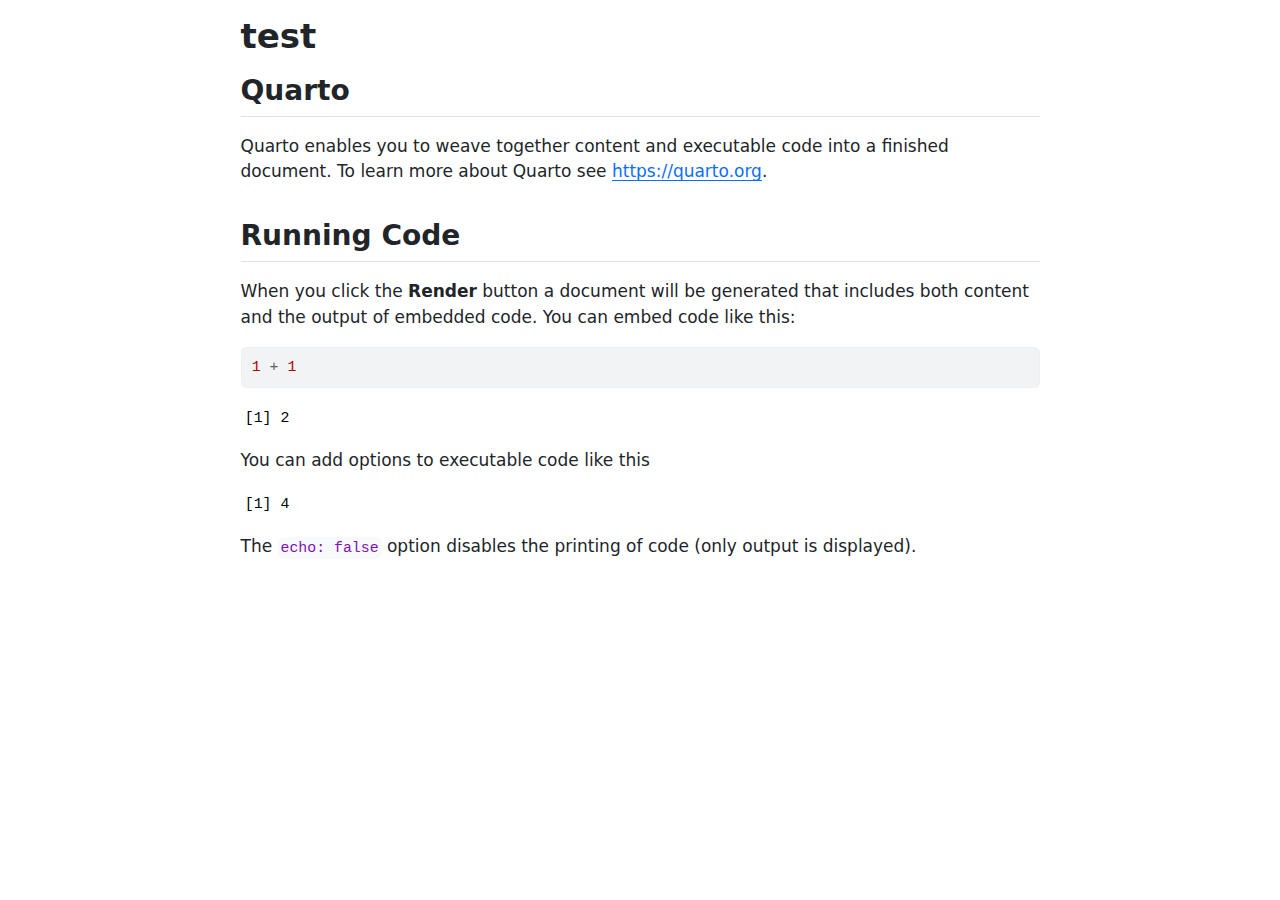
<file: test.html>
<!DOCTYPE html>
<html xmlns="http://www.w3.org/1999/xhtml" lang="en" xml:lang="en"><head>

<meta charset="utf-8">
<meta name="generator" content="quarto-1.5.57">

<meta name="viewport" content="width=device-width, initial-scale=1.0, user-scalable=yes">


<title>test</title>
<style>
code{white-space: pre-wrap;}
span.smallcaps{font-variant: small-caps;}
div.columns{display: flex; gap: min(4vw, 1.5em);}
div.column{flex: auto; overflow-x: auto;}
div.hanging-indent{margin-left: 1.5em; text-indent: -1.5em;}
ul.task-list{list-style: none;}
ul.task-list li input[type="checkbox"] {
  width: 0.8em;
  margin: 0 0.8em 0.2em -1em; /* quarto-specific, see https://github.com/quarto-dev/quarto-cli/issues/4556 */ 
  vertical-align: middle;
}
/* CSS for syntax highlighting */
pre > code.sourceCode { white-space: pre; position: relative; }
pre > code.sourceCode > span { line-height: 1.25; }
pre > code.sourceCode > span:empty { height: 1.2em; }
.sourceCode { overflow: visible; }
code.sourceCode > span { color: inherit; text-decoration: inherit; }
div.sourceCode { margin: 1em 0; }
pre.sourceCode { margin: 0; }
@media screen {
div.sourceCode { overflow: auto; }
}
@media print {
pre > code.sourceCode { white-space: pre-wrap; }
pre > code.sourceCode > span { display: inline-block; text-indent: -5em; padding-left: 5em; }
}
pre.numberSource code
  { counter-reset: source-line 0; }
pre.numberSource code > span
  { position: relative; left: -4em; counter-increment: source-line; }
pre.numberSource code > span > a:first-child::before
  { content: counter(source-line);
    position: relative; left: -1em; text-align: right; vertical-align: baseline;
    border: none; display: inline-block;
    -webkit-touch-callout: none; -webkit-user-select: none;
    -khtml-user-select: none; -moz-user-select: none;
    -ms-user-select: none; user-select: none;
    padding: 0 4px; width: 4em;
  }
pre.numberSource { margin-left: 3em;  padding-left: 4px; }
div.sourceCode
  {   }
@media screen {
pre > code.sourceCode > span > a:first-child::before { text-decoration: underline; }
}
</style>


<script src="test_files/libs/clipboard/clipboard.min.js"></script>
<script src="test_files/libs/quarto-html/quarto.js"></script>
<script src="test_files/libs/quarto-html/popper.min.js"></script>
<script src="test_files/libs/quarto-html/tippy.umd.min.js"></script>
<script src="test_files/libs/quarto-html/anchor.min.js"></script>
<link href="test_files/libs/quarto-html/tippy.css" rel="stylesheet">
<link href="test_files/libs/quarto-html/quarto-syntax-highlighting.css" rel="stylesheet" id="quarto-text-highlighting-styles">
<script src="test_files/libs/bootstrap/bootstrap.min.js"></script>
<link href="test_files/libs/bootstrap/bootstrap-icons.css" rel="stylesheet">
<link href="test_files/libs/bootstrap/bootstrap.min.css" rel="stylesheet" id="quarto-bootstrap" data-mode="light">


</head>

<body class="fullcontent">

<div id="quarto-content" class="page-columns page-rows-contents page-layout-article">

<main class="content" id="quarto-document-content">

<header id="title-block-header" class="quarto-title-block default">
<div class="quarto-title">
<h1 class="title">test</h1>
</div>



<div class="quarto-title-meta">

    
  
    
  </div>
  


</header>


<section id="quarto" class="level2">
<h2 class="anchored" data-anchor-id="quarto">Quarto</h2>
<p>Quarto enables you to weave together content and executable code into a finished document. To learn more about Quarto see <a href="https://quarto.org" class="uri">https://quarto.org</a>.</p>
</section>
<section id="running-code" class="level2">
<h2 class="anchored" data-anchor-id="running-code">Running Code</h2>
<p>When you click the <strong>Render</strong> button a document will be generated that includes both content and the output of embedded code. You can embed code like this:</p>
<div class="cell">
<div class="sourceCode cell-code" id="cb1"><pre class="sourceCode r code-with-copy"><code class="sourceCode r"><span id="cb1-1"><a href="#cb1-1" aria-hidden="true" tabindex="-1"></a><span class="dv">1</span> <span class="sc">+</span> <span class="dv">1</span></span></code><button title="Copy to Clipboard" class="code-copy-button"><i class="bi"></i></button></pre></div>
<div class="cell-output cell-output-stdout">
<pre><code>[1] 2</code></pre>
</div>
</div>
<p>You can add options to executable code like this</p>
<div class="cell">
<div class="cell-output cell-output-stdout">
<pre><code>[1] 4</code></pre>
</div>
</div>
<p>The <code>echo: false</code> option disables the printing of code (only output is displayed).</p>
</section>

</main>
<!-- /main column -->
<script id="quarto-html-after-body" type="application/javascript">
window.document.addEventListener("DOMContentLoaded", function (event) {
  const toggleBodyColorMode = (bsSheetEl) => {
    const mode = bsSheetEl.getAttribute("data-mode");
    const bodyEl = window.document.querySelector("body");
    if (mode === "dark") {
      bodyEl.classList.add("quarto-dark");
      bodyEl.classList.remove("quarto-light");
    } else {
      bodyEl.classList.add("quarto-light");
      bodyEl.classList.remove("quarto-dark");
    }
  }
  const toggleBodyColorPrimary = () => {
    const bsSheetEl = window.document.querySelector("link#quarto-bootstrap");
    if (bsSheetEl) {
      toggleBodyColorMode(bsSheetEl);
    }
  }
  toggleBodyColorPrimary();  
  const icon = "";
  const anchorJS = new window.AnchorJS();
  anchorJS.options = {
    placement: 'right',
    icon: icon
  };
  anchorJS.add('.anchored');
  const isCodeAnnotation = (el) => {
    for (const clz of el.classList) {
      if (clz.startsWith('code-annotation-')) {                     
        return true;
      }
    }
    return false;
  }
  const onCopySuccess = function(e) {
    // button target
    const button = e.trigger;
    // don't keep focus
    button.blur();
    // flash "checked"
    button.classList.add('code-copy-button-checked');
    var currentTitle = button.getAttribute("title");
    button.setAttribute("title", "Copied!");
    let tooltip;
    if (window.bootstrap) {
      button.setAttribute("data-bs-toggle", "tooltip");
      button.setAttribute("data-bs-placement", "left");
      button.setAttribute("data-bs-title", "Copied!");
      tooltip = new bootstrap.Tooltip(button, 
        { trigger: "manual", 
          customClass: "code-copy-button-tooltip",
          offset: [0, -8]});
      tooltip.show();    
    }
    setTimeout(function() {
      if (tooltip) {
        tooltip.hide();
        button.removeAttribute("data-bs-title");
        button.removeAttribute("data-bs-toggle");
        button.removeAttribute("data-bs-placement");
      }
      button.setAttribute("title", currentTitle);
      button.classList.remove('code-copy-button-checked');
    }, 1000);
    // clear code selection
    e.clearSelection();
  }
  const getTextToCopy = function(trigger) {
      const codeEl = trigger.previousElementSibling.cloneNode(true);
      for (const childEl of codeEl.children) {
        if (isCodeAnnotation(childEl)) {
          childEl.remove();
        }
      }
      return codeEl.innerText;
  }
  const clipboard = new window.ClipboardJS('.code-copy-button:not([data-in-quarto-modal])', {
    text: getTextToCopy
  });
  clipboard.on('success', onCopySuccess);
  if (window.document.getElementById('quarto-embedded-source-code-modal')) {
    // For code content inside modals, clipBoardJS needs to be initialized with a container option
    // TODO: Check when it could be a function (https://github.com/zenorocha/clipboard.js/issues/860)
    const clipboardModal = new window.ClipboardJS('.code-copy-button[data-in-quarto-modal]', {
      text: getTextToCopy,
      container: window.document.getElementById('quarto-embedded-source-code-modal')
    });
    clipboardModal.on('success', onCopySuccess);
  }
    var localhostRegex = new RegExp(/^(?:http|https):\/\/localhost\:?[0-9]*\//);
    var mailtoRegex = new RegExp(/^mailto:/);
      var filterRegex = new RegExp('/' + window.location.host + '/');
    var isInternal = (href) => {
        return filterRegex.test(href) || localhostRegex.test(href) || mailtoRegex.test(href);
    }
    // Inspect non-navigation links and adorn them if external
 	var links = window.document.querySelectorAll('a[href]:not(.nav-link):not(.navbar-brand):not(.toc-action):not(.sidebar-link):not(.sidebar-item-toggle):not(.pagination-link):not(.no-external):not([aria-hidden]):not(.dropdown-item):not(.quarto-navigation-tool):not(.about-link)');
    for (var i=0; i<links.length; i++) {
      const link = links[i];
      if (!isInternal(link.href)) {
        // undo the damage that might have been done by quarto-nav.js in the case of
        // links that we want to consider external
        if (link.dataset.originalHref !== undefined) {
          link.href = link.dataset.originalHref;
        }
      }
    }
  function tippyHover(el, contentFn, onTriggerFn, onUntriggerFn) {
    const config = {
      allowHTML: true,
      maxWidth: 500,
      delay: 100,
      arrow: false,
      appendTo: function(el) {
          return el.parentElement;
      },
      interactive: true,
      interactiveBorder: 10,
      theme: 'quarto',
      placement: 'bottom-start',
    };
    if (contentFn) {
      config.content = contentFn;
    }
    if (onTriggerFn) {
      config.onTrigger = onTriggerFn;
    }
    if (onUntriggerFn) {
      config.onUntrigger = onUntriggerFn;
    }
    window.tippy(el, config); 
  }
  const noterefs = window.document.querySelectorAll('a[role="doc-noteref"]');
  for (var i=0; i<noterefs.length; i++) {
    const ref = noterefs[i];
    tippyHover(ref, function() {
      // use id or data attribute instead here
      let href = ref.getAttribute('data-footnote-href') || ref.getAttribute('href');
      try { href = new URL(href).hash; } catch {}
      const id = href.replace(/^#\/?/, "");
      const note = window.document.getElementById(id);
      if (note) {
        return note.innerHTML;
      } else {
        return "";
      }
    });
  }
  const xrefs = window.document.querySelectorAll('a.quarto-xref');
  const processXRef = (id, note) => {
    // Strip column container classes
    const stripColumnClz = (el) => {
      el.classList.remove("page-full", "page-columns");
      if (el.children) {
        for (const child of el.children) {
          stripColumnClz(child);
        }
      }
    }
    stripColumnClz(note)
    if (id === null || id.startsWith('sec-')) {
      // Special case sections, only their first couple elements
      const container = document.createElement("div");
      if (note.children && note.children.length > 2) {
        container.appendChild(note.children[0].cloneNode(true));
        for (let i = 1; i < note.children.length; i++) {
          const child = note.children[i];
          if (child.tagName === "P" && child.innerText === "") {
            continue;
          } else {
            container.appendChild(child.cloneNode(true));
            break;
          }
        }
        if (window.Quarto?.typesetMath) {
          window.Quarto.typesetMath(container);
        }
        return container.innerHTML
      } else {
        if (window.Quarto?.typesetMath) {
          window.Quarto.typesetMath(note);
        }
        return note.innerHTML;
      }
    } else {
      // Remove any anchor links if they are present
      const anchorLink = note.querySelector('a.anchorjs-link');
      if (anchorLink) {
        anchorLink.remove();
      }
      if (window.Quarto?.typesetMath) {
        window.Quarto.typesetMath(note);
      }
      // TODO in 1.5, we should make sure this works without a callout special case
      if (note.classList.contains("callout")) {
        return note.outerHTML;
      } else {
        return note.innerHTML;
      }
    }
  }
  for (var i=0; i<xrefs.length; i++) {
    const xref = xrefs[i];
    tippyHover(xref, undefined, function(instance) {
      instance.disable();
      let url = xref.getAttribute('href');
      let hash = undefined; 
      if (url.startsWith('#')) {
        hash = url;
      } else {
        try { hash = new URL(url).hash; } catch {}
      }
      if (hash) {
        const id = hash.replace(/^#\/?/, "");
        const note = window.document.getElementById(id);
        if (note !== null) {
          try {
            const html = processXRef(id, note.cloneNode(true));
            instance.setContent(html);
          } finally {
            instance.enable();
            instance.show();
          }
        } else {
          // See if we can fetch this
          fetch(url.split('#')[0])
          .then(res => res.text())
          .then(html => {
            const parser = new DOMParser();
            const htmlDoc = parser.parseFromString(html, "text/html");
            const note = htmlDoc.getElementById(id);
            if (note !== null) {
              const html = processXRef(id, note);
              instance.setContent(html);
            } 
          }).finally(() => {
            instance.enable();
            instance.show();
          });
        }
      } else {
        // See if we can fetch a full url (with no hash to target)
        // This is a special case and we should probably do some content thinning / targeting
        fetch(url)
        .then(res => res.text())
        .then(html => {
          const parser = new DOMParser();
          const htmlDoc = parser.parseFromString(html, "text/html");
          const note = htmlDoc.querySelector('main.content');
          if (note !== null) {
            // This should only happen for chapter cross references
            // (since there is no id in the URL)
            // remove the first header
            if (note.children.length > 0 && note.children[0].tagName === "HEADER") {
              note.children[0].remove();
            }
            const html = processXRef(null, note);
            instance.setContent(html);
          } 
        }).finally(() => {
          instance.enable();
          instance.show();
        });
      }
    }, function(instance) {
    });
  }
      let selectedAnnoteEl;
      const selectorForAnnotation = ( cell, annotation) => {
        let cellAttr = 'data-code-cell="' + cell + '"';
        let lineAttr = 'data-code-annotation="' +  annotation + '"';
        const selector = 'span[' + cellAttr + '][' + lineAttr + ']';
        return selector;
      }
      const selectCodeLines = (annoteEl) => {
        const doc = window.document;
        const targetCell = annoteEl.getAttribute("data-target-cell");
        const targetAnnotation = annoteEl.getAttribute("data-target-annotation");
        const annoteSpan = window.document.querySelector(selectorForAnnotation(targetCell, targetAnnotation));
        const lines = annoteSpan.getAttribute("data-code-lines").split(",");
        const lineIds = lines.map((line) => {
          return targetCell + "-" + line;
        })
        let top = null;
        let height = null;
        let parent = null;
        if (lineIds.length > 0) {
            //compute the position of the single el (top and bottom and make a div)
            const el = window.document.getElementById(lineIds[0]);
            top = el.offsetTop;
            height = el.offsetHeight;
            parent = el.parentElement.parentElement;
          if (lineIds.length > 1) {
            const lastEl = window.document.getElementById(lineIds[lineIds.length - 1]);
            const bottom = lastEl.offsetTop + lastEl.offsetHeight;
            height = bottom - top;
          }
          if (top !== null && height !== null && parent !== null) {
            // cook up a div (if necessary) and position it 
            let div = window.document.getElementById("code-annotation-line-highlight");
            if (div === null) {
              div = window.document.createElement("div");
              div.setAttribute("id", "code-annotation-line-highlight");
              div.style.position = 'absolute';
              parent.appendChild(div);
            }
            div.style.top = top - 2 + "px";
            div.style.height = height + 4 + "px";
            div.style.left = 0;
            let gutterDiv = window.document.getElementById("code-annotation-line-highlight-gutter");
            if (gutterDiv === null) {
              gutterDiv = window.document.createElement("div");
              gutterDiv.setAttribute("id", "code-annotation-line-highlight-gutter");
              gutterDiv.style.position = 'absolute';
              const codeCell = window.document.getElementById(targetCell);
              const gutter = codeCell.querySelector('.code-annotation-gutter');
              gutter.appendChild(gutterDiv);
            }
            gutterDiv.style.top = top - 2 + "px";
            gutterDiv.style.height = height + 4 + "px";
          }
          selectedAnnoteEl = annoteEl;
        }
      };
      const unselectCodeLines = () => {
        const elementsIds = ["code-annotation-line-highlight", "code-annotation-line-highlight-gutter"];
        elementsIds.forEach((elId) => {
          const div = window.document.getElementById(elId);
          if (div) {
            div.remove();
          }
        });
        selectedAnnoteEl = undefined;
      };
        // Handle positioning of the toggle
    window.addEventListener(
      "resize",
      throttle(() => {
        elRect = undefined;
        if (selectedAnnoteEl) {
          selectCodeLines(selectedAnnoteEl);
        }
      }, 10)
    );
    function throttle(fn, ms) {
    let throttle = false;
    let timer;
      return (...args) => {
        if(!throttle) { // first call gets through
            fn.apply(this, args);
            throttle = true;
        } else { // all the others get throttled
            if(timer) clearTimeout(timer); // cancel #2
            timer = setTimeout(() => {
              fn.apply(this, args);
              timer = throttle = false;
            }, ms);
        }
      };
    }
      // Attach click handler to the DT
      const annoteDls = window.document.querySelectorAll('dt[data-target-cell]');
      for (const annoteDlNode of annoteDls) {
        annoteDlNode.addEventListener('click', (event) => {
          const clickedEl = event.target;
          if (clickedEl !== selectedAnnoteEl) {
            unselectCodeLines();
            const activeEl = window.document.querySelector('dt[data-target-cell].code-annotation-active');
            if (activeEl) {
              activeEl.classList.remove('code-annotation-active');
            }
            selectCodeLines(clickedEl);
            clickedEl.classList.add('code-annotation-active');
          } else {
            // Unselect the line
            unselectCodeLines();
            clickedEl.classList.remove('code-annotation-active');
          }
        });
      }
  const findCites = (el) => {
    const parentEl = el.parentElement;
    if (parentEl) {
      const cites = parentEl.dataset.cites;
      if (cites) {
        return {
          el,
          cites: cites.split(' ')
        };
      } else {
        return findCites(el.parentElement)
      }
    } else {
      return undefined;
    }
  };
  var bibliorefs = window.document.querySelectorAll('a[role="doc-biblioref"]');
  for (var i=0; i<bibliorefs.length; i++) {
    const ref = bibliorefs[i];
    const citeInfo = findCites(ref);
    if (citeInfo) {
      tippyHover(citeInfo.el, function() {
        var popup = window.document.createElement('div');
        citeInfo.cites.forEach(function(cite) {
          var citeDiv = window.document.createElement('div');
          citeDiv.classList.add('hanging-indent');
          citeDiv.classList.add('csl-entry');
          var biblioDiv = window.document.getElementById('ref-' + cite);
          if (biblioDiv) {
            citeDiv.innerHTML = biblioDiv.innerHTML;
          }
          popup.appendChild(citeDiv);
        });
        return popup.innerHTML;
      });
    }
  }
});
</script>
</div> <!-- /content -->




</body></html>
</file>
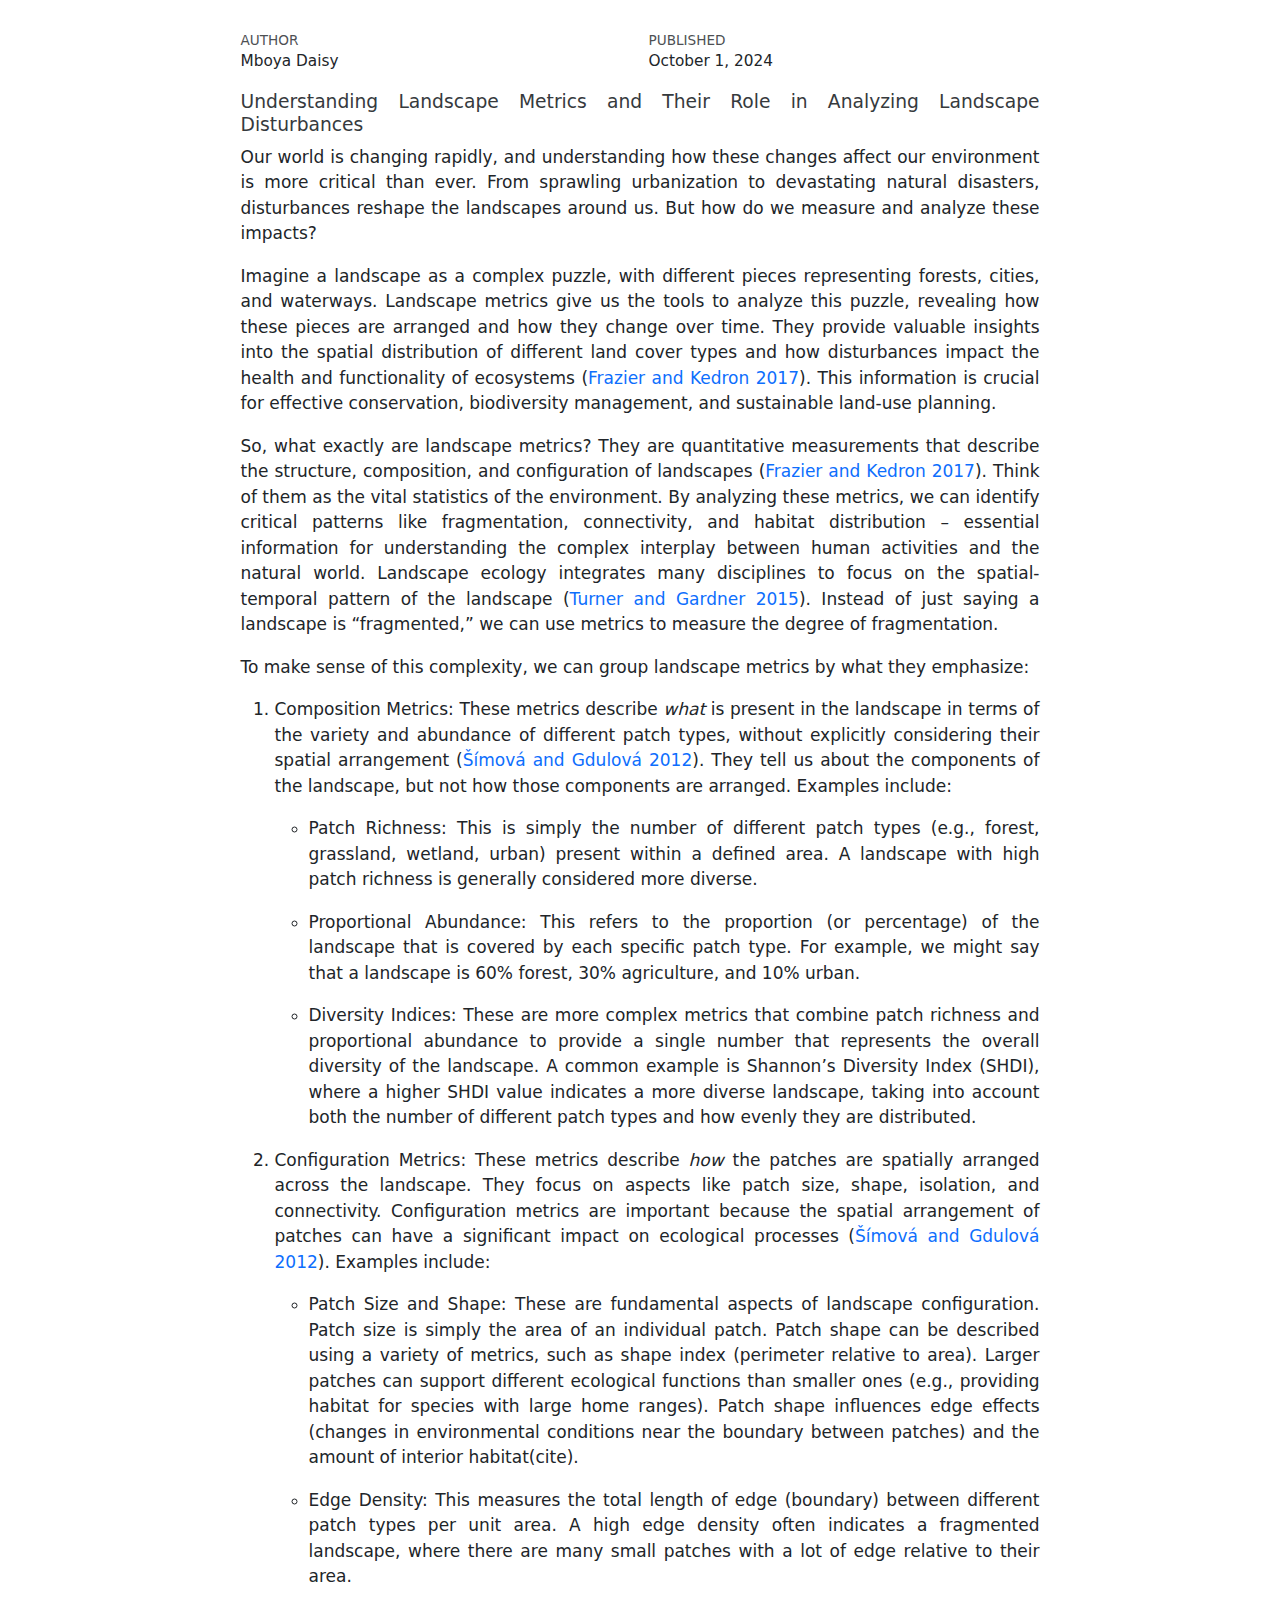
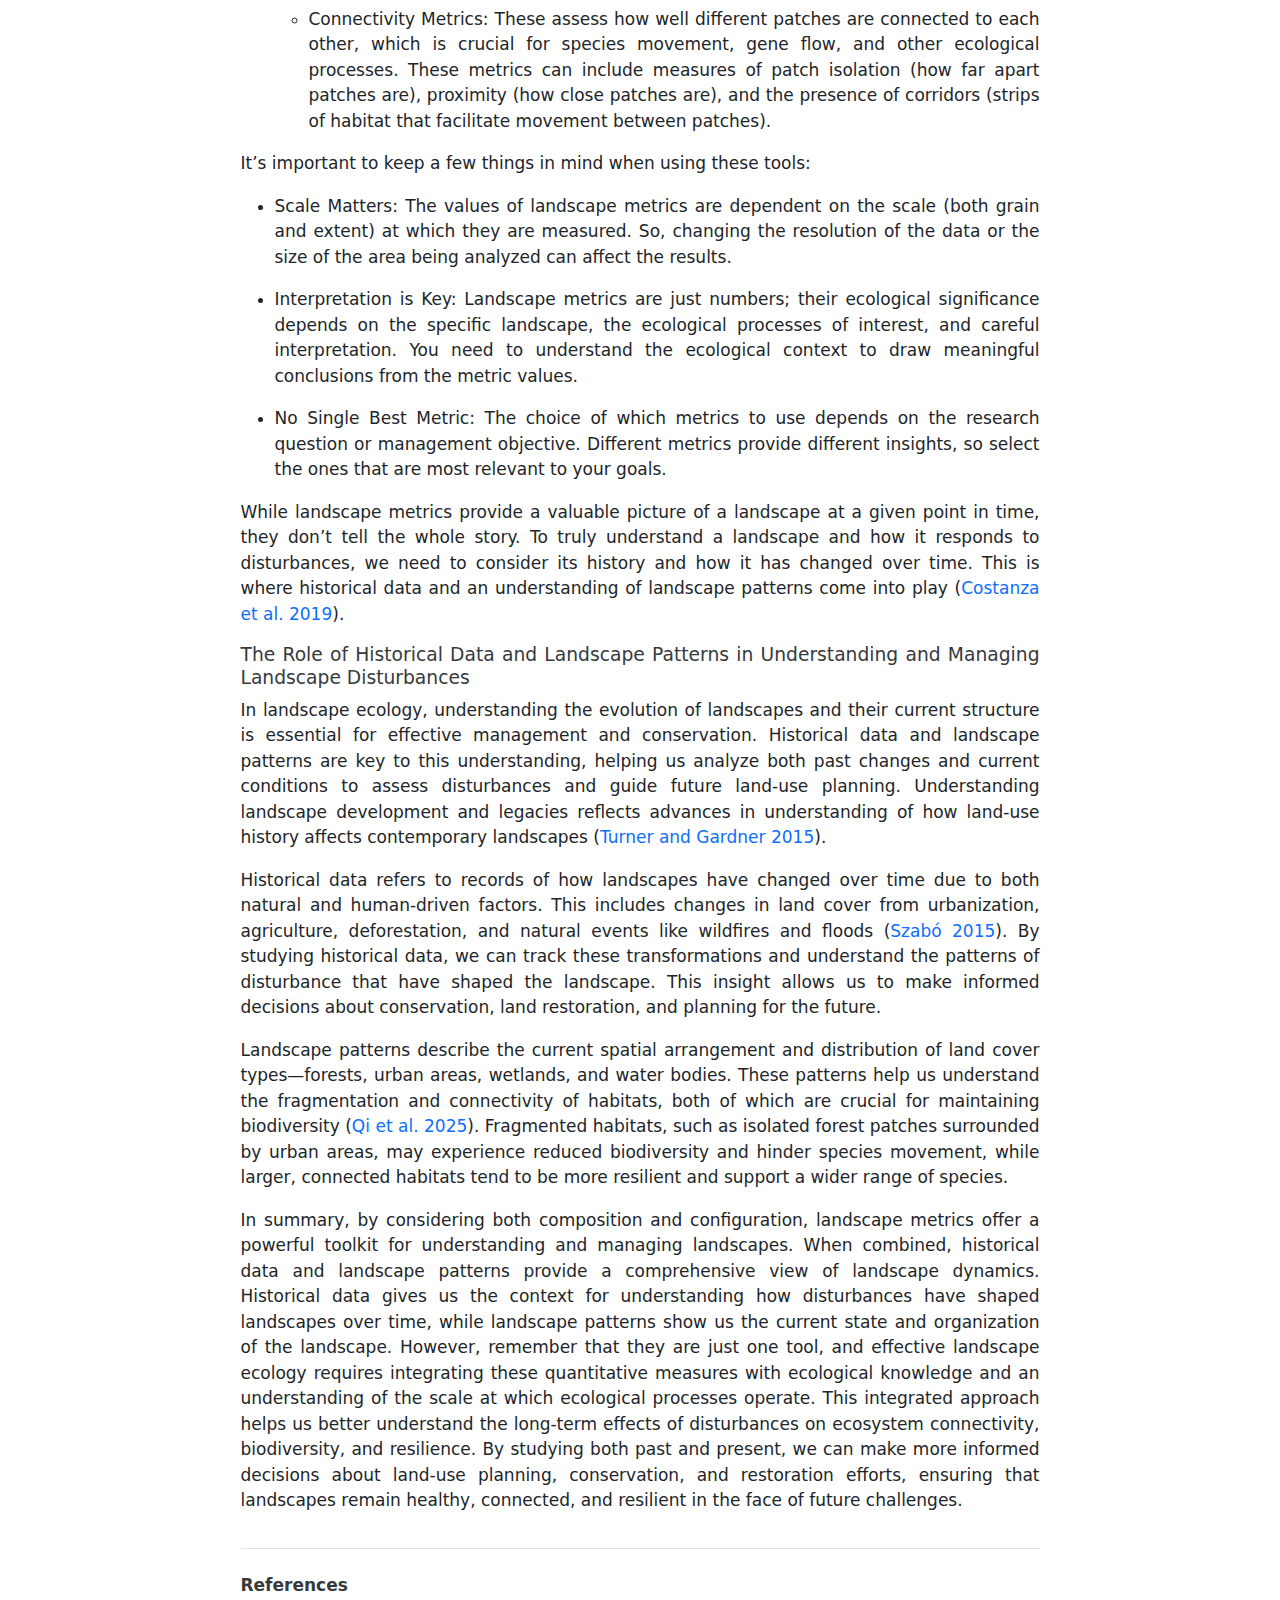
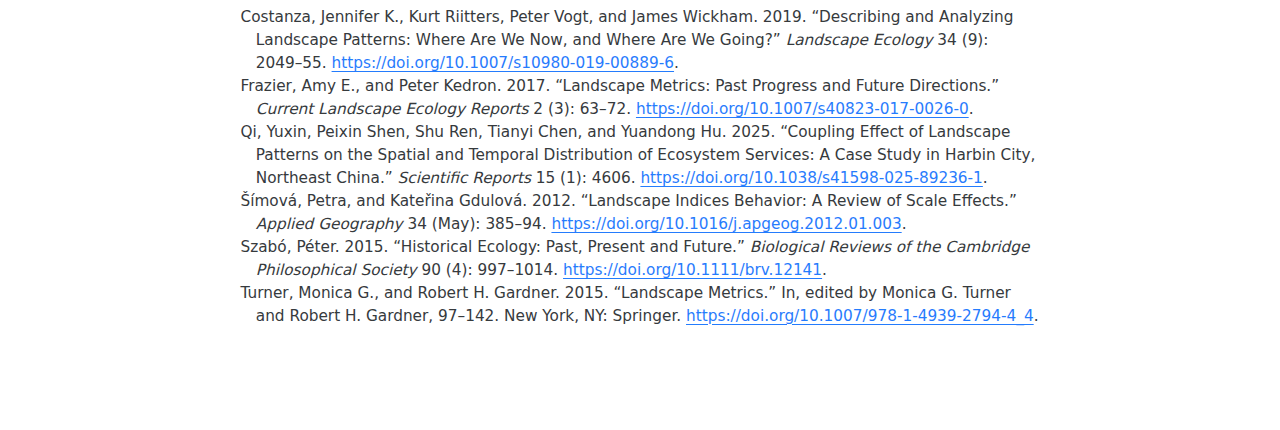
<file: Landscape Ecology/Historical data and Landscape patterns.html>
<!DOCTYPE html>
<html xmlns="http://www.w3.org/1999/xhtml" lang="en" xml:lang="en"><head>

<meta charset="utf-8">
<meta name="generator" content="quarto-1.5.57">

<meta name="viewport" content="width=device-width, initial-scale=1.0, user-scalable=yes">

<meta name="author" content="Mboya Daisy">
<meta name="dcterms.date" content="2024-10-01">

<title>historical-data-and-landscape-patterns</title>
<style>
code{white-space: pre-wrap;}
span.smallcaps{font-variant: small-caps;}
div.columns{display: flex; gap: min(4vw, 1.5em);}
div.column{flex: auto; overflow-x: auto;}
div.hanging-indent{margin-left: 1.5em; text-indent: -1.5em;}
ul.task-list{list-style: none;}
ul.task-list li input[type="checkbox"] {
  width: 0.8em;
  margin: 0 0.8em 0.2em -1em; /* quarto-specific, see https://github.com/quarto-dev/quarto-cli/issues/4556 */ 
  vertical-align: middle;
}
/* CSS for citations */
div.csl-bib-body { }
div.csl-entry {
  clear: both;
  margin-bottom: 0em;
}
.hanging-indent div.csl-entry {
  margin-left:2em;
  text-indent:-2em;
}
div.csl-left-margin {
  min-width:2em;
  float:left;
}
div.csl-right-inline {
  margin-left:2em;
  padding-left:1em;
}
div.csl-indent {
  margin-left: 2em;
}</style>


<script src="Historical data and Landscape patterns_files/libs/clipboard/clipboard.min.js"></script>
<script src="Historical data and Landscape patterns_files/libs/quarto-html/quarto.js"></script>
<script src="Historical data and Landscape patterns_files/libs/quarto-html/popper.min.js"></script>
<script src="Historical data and Landscape patterns_files/libs/quarto-html/tippy.umd.min.js"></script>
<script src="Historical data and Landscape patterns_files/libs/quarto-html/anchor.min.js"></script>
<link href="Historical data and Landscape patterns_files/libs/quarto-html/tippy.css" rel="stylesheet">
<link href="Historical data and Landscape patterns_files/libs/quarto-html/quarto-syntax-highlighting.css" rel="stylesheet" id="quarto-text-highlighting-styles">
<script src="Historical data and Landscape patterns_files/libs/bootstrap/bootstrap.min.js"></script>
<link href="Historical data and Landscape patterns_files/libs/bootstrap/bootstrap-icons.css" rel="stylesheet">
<link href="Historical data and Landscape patterns_files/libs/bootstrap/bootstrap.min.css" rel="stylesheet" id="quarto-bootstrap" data-mode="light">


</head>

<body class="fullcontent">

<div id="quarto-content" class="page-columns page-rows-contents page-layout-article">

<main class="content" id="quarto-document-content">

<header id="title-block-header" class="quarto-title-block default">
<div class="quarto-title">
</div>



<div class="quarto-title-meta">

    <div>
    <div class="quarto-title-meta-heading">Author</div>
    <div class="quarto-title-meta-contents">
             <p>Mboya Daisy </p>
          </div>
  </div>
    
    <div>
    <div class="quarto-title-meta-heading">Published</div>
    <div class="quarto-title-meta-contents">
      <p class="date">October 1, 2024</p>
    </div>
  </div>
  
    
  </div>
  


</header>


<div style="text-align: justify">
<section id="understanding-landscape-metrics-and-their-role-in-analyzing-landscape-disturbances" class="level5">
<h5 class="anchored" data-anchor-id="understanding-landscape-metrics-and-their-role-in-analyzing-landscape-disturbances">Understanding Landscape Metrics and Their Role in Analyzing Landscape Disturbances</h5>
<p>Our world is changing rapidly, and understanding how these changes affect our environment is more critical than ever. From sprawling urbanization to devastating natural disasters, disturbances reshape the landscapes around us. But how do we measure and analyze these impacts?</p>
<p>Imagine a landscape as a complex puzzle, with different pieces representing forests, cities, and waterways. Landscape metrics give us the tools to analyze this puzzle, revealing how these pieces are arranged and how they change over time. They provide valuable insights into the spatial distribution of different land cover types and how disturbances impact the health and functionality of ecosystems <span class="citation" data-cites="frazier2017">(<a href="#ref-frazier2017" role="doc-biblioref">Frazier and Kedron 2017</a>)</span>. This information is crucial for effective conservation, biodiversity management, and sustainable land-use planning.</p>
<p>So, what exactly are landscape metrics? They are quantitative measurements that describe the structure, composition, and configuration of landscapes <span class="citation" data-cites="frazier2017">(<a href="#ref-frazier2017" role="doc-biblioref">Frazier and Kedron 2017</a>)</span>. Think of them as the vital statistics of the environment. By analyzing these metrics, we can identify critical patterns like fragmentation, connectivity, and habitat distribution – essential information for understanding the complex interplay between human activities and the natural world. Landscape ecology integrates many disciplines to focus on the spatial-temporal pattern of the landscape <span class="citation" data-cites="turner2015">(<a href="#ref-turner2015" role="doc-biblioref">Turner and Gardner 2015</a>)</span>. Instead of just saying a landscape is “fragmented,” we can use metrics to measure the degree of fragmentation.</p>
<p>To make sense of this complexity, we can group landscape metrics by what they emphasize:</p>
<ol type="1">
<li><p>Composition Metrics: These metrics describe <em>what</em> is present in the landscape in terms of the variety and abundance of different patch types, without explicitly considering their spatial arrangement <span class="citation" data-cites="símová2012">(<a href="#ref-símová2012" role="doc-biblioref">Šímová and Gdulová 2012</a>)</span>. They tell us about the components of the landscape, but not how those components are arranged. Examples include:</p>
<ul>
<li><p>Patch Richness: This is simply the number of different patch types (e.g., forest, grassland, wetland, urban) present within a defined area. A landscape with high patch richness is generally considered more diverse.</p></li>
<li><p>Proportional Abundance: This refers to the proportion (or percentage) of the landscape that is covered by each specific patch type. For example, we might say that a landscape is 60% forest, 30% agriculture, and 10% urban.</p></li>
<li><p>Diversity Indices: These are more complex metrics that combine patch richness and proportional abundance to provide a single number that represents the overall diversity of the landscape. A common example is Shannon’s Diversity Index (SHDI), where a higher SHDI value indicates a more diverse landscape, taking into account both the number of different patch types and how evenly they are distributed.</p></li>
</ul></li>
<li><p>Configuration Metrics: These metrics describe <em>how</em> the patches are spatially arranged across the landscape. They focus on aspects like patch size, shape, isolation, and connectivity. Configuration metrics are important because the spatial arrangement of patches can have a significant impact on ecological processes <span class="citation" data-cites="símová2012">(<a href="#ref-símová2012" role="doc-biblioref">Šímová and Gdulová 2012</a>)</span>. Examples include:</p>
<ul>
<li><p>Patch Size and Shape: These are fundamental aspects of landscape configuration. Patch size is simply the area of an individual patch. Patch shape can be described using a variety of metrics, such as shape index (perimeter relative to area). Larger patches can support different ecological functions than smaller ones (e.g., providing habitat for species with large home ranges). Patch shape influences edge effects (changes in environmental conditions near the boundary between patches) and the amount of interior habitat(cite).</p></li>
<li><p>Edge Density: This measures the total length of edge (boundary) between different patch types per unit area. A high edge density often indicates a fragmented landscape, where there are many small patches with a lot of edge relative to their area.</p></li>
<li><p>Connectivity Metrics: These assess how well different patches are connected to each other, which is crucial for species movement, gene flow, and other ecological processes. These metrics can include measures of patch isolation (how far apart patches are), proximity (how close patches are), and the presence of corridors (strips of habitat that facilitate movement between patches).</p></li>
</ul></li>
</ol>
<p>It’s important to keep a few things in mind when using these tools:</p>
<ul>
<li><p>Scale Matters: The values of landscape metrics are dependent on the scale (both grain and extent) at which they are measured. So, changing the resolution of the data or the size of the area being analyzed can affect the results.</p></li>
<li><p>Interpretation is Key: Landscape metrics are just numbers; their ecological significance depends on the specific landscape, the ecological processes of interest, and careful interpretation. You need to understand the ecological context to draw meaningful conclusions from the metric values.</p></li>
<li><p>No Single Best Metric: The choice of which metrics to use depends on the research question or management objective. Different metrics provide different insights, so select the ones that are most relevant to your goals.</p></li>
</ul>
<p>While landscape metrics provide a valuable picture of a landscape at a given point in time, they don’t tell the whole story. To truly understand a landscape and how it responds to disturbances, we need to consider its history and how it has changed over time. This is where historical data and an understanding of landscape patterns come into play <span class="citation" data-cites="costanza2019">(<a href="#ref-costanza2019" role="doc-biblioref">Costanza et al. 2019</a>)</span>.</p>
</section>
<section id="the-role-of-historical-data-and-landscape-patterns-in-understanding-and-managing-landscape-disturbances" class="level5">
<h5 class="anchored" data-anchor-id="the-role-of-historical-data-and-landscape-patterns-in-understanding-and-managing-landscape-disturbances">The Role of Historical Data and Landscape Patterns in Understanding and Managing Landscape Disturbances</h5>
<p>In landscape ecology, understanding the evolution of landscapes and their current structure is essential for effective management and conservation. Historical data and landscape patterns are key to this understanding, helping us analyze both past changes and current conditions to assess disturbances and guide future land-use planning. Understanding landscape development and legacies reflects advances in understanding of how land-use history affects contemporary landscapes <span class="citation" data-cites="turner2015">(<a href="#ref-turner2015" role="doc-biblioref">Turner and Gardner 2015</a>)</span>.</p>
<p>Historical data refers to records of how landscapes have changed over time due to both natural and human-driven factors. This includes changes in land cover from urbanization, agriculture, deforestation, and natural events like wildfires and floods <span class="citation" data-cites="szabó2015">(<a href="#ref-szabó2015" role="doc-biblioref">Szabó 2015</a>)</span>. By studying historical data, we can track these transformations and understand the patterns of disturbance that have shaped the landscape. This insight allows us to make informed decisions about conservation, land restoration, and planning for the future.</p>
<p>Landscape patterns describe the current spatial arrangement and distribution of land cover types—forests, urban areas, wetlands, and water bodies. These patterns help us understand the fragmentation and connectivity of habitats, both of which are crucial for maintaining biodiversity <span class="citation" data-cites="qi2025">(<a href="#ref-qi2025" role="doc-biblioref">Qi et al. 2025</a>)</span>. Fragmented habitats, such as isolated forest patches surrounded by urban areas, may experience reduced biodiversity and hinder species movement, while larger, connected habitats tend to be more resilient and support a wider range of species.</p>
<p>In summary, by considering both composition and configuration, landscape metrics offer a powerful toolkit for understanding and managing landscapes. When combined, historical data and landscape patterns provide a comprehensive view of landscape dynamics. Historical data gives us the context for understanding how disturbances have shaped landscapes over time, while landscape patterns show us the current state and organization of the landscape. However, remember that they are just one tool, and effective landscape ecology requires integrating these quantitative measures with ecological knowledge and an understanding of the scale at which ecological processes operate. This integrated approach helps us better understand the long-term effects of disturbances on ecosystem connectivity, biodiversity, and resilience. By studying both past and present, we can make more informed decisions about land-use planning, conservation, and restoration efforts, ensuring that landscapes remain healthy, connected, and resilient in the face of future challenges.</p>
</section>
</div>


<div id="quarto-appendix" class="default"><section class="quarto-appendix-contents" role="doc-bibliography" id="quarto-bibliography"><h2 class="anchored quarto-appendix-heading">References</h2><div id="refs" class="references csl-bib-body hanging-indent" data-entry-spacing="0" role="list">
<div id="ref-costanza2019" class="csl-entry" role="listitem">
Costanza, Jennifer K., Kurt Riitters, Peter Vogt, and James Wickham. 2019. <span>“Describing and Analyzing Landscape Patterns: Where Are We Now, and Where Are We Going?”</span> <em>Landscape Ecology</em> 34 (9): 2049–55. <a href="https://doi.org/10.1007/s10980-019-00889-6">https://doi.org/10.1007/s10980-019-00889-6</a>.
</div>
<div id="ref-frazier2017" class="csl-entry" role="listitem">
Frazier, Amy E., and Peter Kedron. 2017. <span>“Landscape Metrics: Past Progress and Future Directions.”</span> <em>Current Landscape Ecology Reports</em> 2 (3): 63–72. <a href="https://doi.org/10.1007/s40823-017-0026-0">https://doi.org/10.1007/s40823-017-0026-0</a>.
</div>
<div id="ref-qi2025" class="csl-entry" role="listitem">
Qi, Yuxin, Peixin Shen, Shu Ren, Tianyi Chen, and Yuandong Hu. 2025. <span>“Coupling Effect of Landscape Patterns on the Spatial and Temporal Distribution of Ecosystem Services: A Case Study in Harbin City, Northeast China.”</span> <em>Scientific Reports</em> 15 (1): 4606. <a href="https://doi.org/10.1038/s41598-025-89236-1">https://doi.org/10.1038/s41598-025-89236-1</a>.
</div>
<div id="ref-símová2012" class="csl-entry" role="listitem">
Šímová, Petra, and Kateřina Gdulová. 2012. <span>“Landscape Indices Behavior: A Review of Scale Effects.”</span> <em>Applied Geography</em> 34 (May): 385–94. <a href="https://doi.org/10.1016/j.apgeog.2012.01.003">https://doi.org/10.1016/j.apgeog.2012.01.003</a>.
</div>
<div id="ref-szabó2015" class="csl-entry" role="listitem">
Szabó, Péter. 2015. <span>“Historical Ecology: Past, Present and Future.”</span> <em>Biological Reviews of the Cambridge Philosophical Society</em> 90 (4): 997–1014. <a href="https://doi.org/10.1111/brv.12141">https://doi.org/10.1111/brv.12141</a>.
</div>
<div id="ref-turner2015" class="csl-entry" role="listitem">
Turner, Monica G., and Robert H. Gardner. 2015. <span>“Landscape Metrics.”</span> In, edited by Monica G. Turner and Robert H. Gardner, 97–142. New York, NY: Springer. <a href="https://doi.org/10.1007/978-1-4939-2794-4_4">https://doi.org/10.1007/978-1-4939-2794-4_4</a>.
</div>
</div></section></div></main>
<!-- /main column -->
<script id="quarto-html-after-body" type="application/javascript">
window.document.addEventListener("DOMContentLoaded", function (event) {
  const toggleBodyColorMode = (bsSheetEl) => {
    const mode = bsSheetEl.getAttribute("data-mode");
    const bodyEl = window.document.querySelector("body");
    if (mode === "dark") {
      bodyEl.classList.add("quarto-dark");
      bodyEl.classList.remove("quarto-light");
    } else {
      bodyEl.classList.add("quarto-light");
      bodyEl.classList.remove("quarto-dark");
    }
  }
  const toggleBodyColorPrimary = () => {
    const bsSheetEl = window.document.querySelector("link#quarto-bootstrap");
    if (bsSheetEl) {
      toggleBodyColorMode(bsSheetEl);
    }
  }
  toggleBodyColorPrimary();  
  const icon = "";
  const anchorJS = new window.AnchorJS();
  anchorJS.options = {
    placement: 'right',
    icon: icon
  };
  anchorJS.add('.anchored');
  const isCodeAnnotation = (el) => {
    for (const clz of el.classList) {
      if (clz.startsWith('code-annotation-')) {                     
        return true;
      }
    }
    return false;
  }
  const onCopySuccess = function(e) {
    // button target
    const button = e.trigger;
    // don't keep focus
    button.blur();
    // flash "checked"
    button.classList.add('code-copy-button-checked');
    var currentTitle = button.getAttribute("title");
    button.setAttribute("title", "Copied!");
    let tooltip;
    if (window.bootstrap) {
      button.setAttribute("data-bs-toggle", "tooltip");
      button.setAttribute("data-bs-placement", "left");
      button.setAttribute("data-bs-title", "Copied!");
      tooltip = new bootstrap.Tooltip(button, 
        { trigger: "manual", 
          customClass: "code-copy-button-tooltip",
          offset: [0, -8]});
      tooltip.show();    
    }
    setTimeout(function() {
      if (tooltip) {
        tooltip.hide();
        button.removeAttribute("data-bs-title");
        button.removeAttribute("data-bs-toggle");
        button.removeAttribute("data-bs-placement");
      }
      button.setAttribute("title", currentTitle);
      button.classList.remove('code-copy-button-checked');
    }, 1000);
    // clear code selection
    e.clearSelection();
  }
  const getTextToCopy = function(trigger) {
      const codeEl = trigger.previousElementSibling.cloneNode(true);
      for (const childEl of codeEl.children) {
        if (isCodeAnnotation(childEl)) {
          childEl.remove();
        }
      }
      return codeEl.innerText;
  }
  const clipboard = new window.ClipboardJS('.code-copy-button:not([data-in-quarto-modal])', {
    text: getTextToCopy
  });
  clipboard.on('success', onCopySuccess);
  if (window.document.getElementById('quarto-embedded-source-code-modal')) {
    // For code content inside modals, clipBoardJS needs to be initialized with a container option
    // TODO: Check when it could be a function (https://github.com/zenorocha/clipboard.js/issues/860)
    const clipboardModal = new window.ClipboardJS('.code-copy-button[data-in-quarto-modal]', {
      text: getTextToCopy,
      container: window.document.getElementById('quarto-embedded-source-code-modal')
    });
    clipboardModal.on('success', onCopySuccess);
  }
    var localhostRegex = new RegExp(/^(?:http|https):\/\/localhost\:?[0-9]*\//);
    var mailtoRegex = new RegExp(/^mailto:/);
      var filterRegex = new RegExp('/' + window.location.host + '/');
    var isInternal = (href) => {
        return filterRegex.test(href) || localhostRegex.test(href) || mailtoRegex.test(href);
    }
    // Inspect non-navigation links and adorn them if external
 	var links = window.document.querySelectorAll('a[href]:not(.nav-link):not(.navbar-brand):not(.toc-action):not(.sidebar-link):not(.sidebar-item-toggle):not(.pagination-link):not(.no-external):not([aria-hidden]):not(.dropdown-item):not(.quarto-navigation-tool):not(.about-link)');
    for (var i=0; i<links.length; i++) {
      const link = links[i];
      if (!isInternal(link.href)) {
        // undo the damage that might have been done by quarto-nav.js in the case of
        // links that we want to consider external
        if (link.dataset.originalHref !== undefined) {
          link.href = link.dataset.originalHref;
        }
      }
    }
  function tippyHover(el, contentFn, onTriggerFn, onUntriggerFn) {
    const config = {
      allowHTML: true,
      maxWidth: 500,
      delay: 100,
      arrow: false,
      appendTo: function(el) {
          return el.parentElement;
      },
      interactive: true,
      interactiveBorder: 10,
      theme: 'quarto',
      placement: 'bottom-start',
    };
    if (contentFn) {
      config.content = contentFn;
    }
    if (onTriggerFn) {
      config.onTrigger = onTriggerFn;
    }
    if (onUntriggerFn) {
      config.onUntrigger = onUntriggerFn;
    }
    window.tippy(el, config); 
  }
  const noterefs = window.document.querySelectorAll('a[role="doc-noteref"]');
  for (var i=0; i<noterefs.length; i++) {
    const ref = noterefs[i];
    tippyHover(ref, function() {
      // use id or data attribute instead here
      let href = ref.getAttribute('data-footnote-href') || ref.getAttribute('href');
      try { href = new URL(href).hash; } catch {}
      const id = href.replace(/^#\/?/, "");
      const note = window.document.getElementById(id);
      if (note) {
        return note.innerHTML;
      } else {
        return "";
      }
    });
  }
  const xrefs = window.document.querySelectorAll('a.quarto-xref');
  const processXRef = (id, note) => {
    // Strip column container classes
    const stripColumnClz = (el) => {
      el.classList.remove("page-full", "page-columns");
      if (el.children) {
        for (const child of el.children) {
          stripColumnClz(child);
        }
      }
    }
    stripColumnClz(note)
    if (id === null || id.startsWith('sec-')) {
      // Special case sections, only their first couple elements
      const container = document.createElement("div");
      if (note.children && note.children.length > 2) {
        container.appendChild(note.children[0].cloneNode(true));
        for (let i = 1; i < note.children.length; i++) {
          const child = note.children[i];
          if (child.tagName === "P" && child.innerText === "") {
            continue;
          } else {
            container.appendChild(child.cloneNode(true));
            break;
          }
        }
        if (window.Quarto?.typesetMath) {
          window.Quarto.typesetMath(container);
        }
        return container.innerHTML
      } else {
        if (window.Quarto?.typesetMath) {
          window.Quarto.typesetMath(note);
        }
        return note.innerHTML;
      }
    } else {
      // Remove any anchor links if they are present
      const anchorLink = note.querySelector('a.anchorjs-link');
      if (anchorLink) {
        anchorLink.remove();
      }
      if (window.Quarto?.typesetMath) {
        window.Quarto.typesetMath(note);
      }
      // TODO in 1.5, we should make sure this works without a callout special case
      if (note.classList.contains("callout")) {
        return note.outerHTML;
      } else {
        return note.innerHTML;
      }
    }
  }
  for (var i=0; i<xrefs.length; i++) {
    const xref = xrefs[i];
    tippyHover(xref, undefined, function(instance) {
      instance.disable();
      let url = xref.getAttribute('href');
      let hash = undefined; 
      if (url.startsWith('#')) {
        hash = url;
      } else {
        try { hash = new URL(url).hash; } catch {}
      }
      if (hash) {
        const id = hash.replace(/^#\/?/, "");
        const note = window.document.getElementById(id);
        if (note !== null) {
          try {
            const html = processXRef(id, note.cloneNode(true));
            instance.setContent(html);
          } finally {
            instance.enable();
            instance.show();
          }
        } else {
          // See if we can fetch this
          fetch(url.split('#')[0])
          .then(res => res.text())
          .then(html => {
            const parser = new DOMParser();
            const htmlDoc = parser.parseFromString(html, "text/html");
            const note = htmlDoc.getElementById(id);
            if (note !== null) {
              const html = processXRef(id, note);
              instance.setContent(html);
            } 
          }).finally(() => {
            instance.enable();
            instance.show();
          });
        }
      } else {
        // See if we can fetch a full url (with no hash to target)
        // This is a special case and we should probably do some content thinning / targeting
        fetch(url)
        .then(res => res.text())
        .then(html => {
          const parser = new DOMParser();
          const htmlDoc = parser.parseFromString(html, "text/html");
          const note = htmlDoc.querySelector('main.content');
          if (note !== null) {
            // This should only happen for chapter cross references
            // (since there is no id in the URL)
            // remove the first header
            if (note.children.length > 0 && note.children[0].tagName === "HEADER") {
              note.children[0].remove();
            }
            const html = processXRef(null, note);
            instance.setContent(html);
          } 
        }).finally(() => {
          instance.enable();
          instance.show();
        });
      }
    }, function(instance) {
    });
  }
      let selectedAnnoteEl;
      const selectorForAnnotation = ( cell, annotation) => {
        let cellAttr = 'data-code-cell="' + cell + '"';
        let lineAttr = 'data-code-annotation="' +  annotation + '"';
        const selector = 'span[' + cellAttr + '][' + lineAttr + ']';
        return selector;
      }
      const selectCodeLines = (annoteEl) => {
        const doc = window.document;
        const targetCell = annoteEl.getAttribute("data-target-cell");
        const targetAnnotation = annoteEl.getAttribute("data-target-annotation");
        const annoteSpan = window.document.querySelector(selectorForAnnotation(targetCell, targetAnnotation));
        const lines = annoteSpan.getAttribute("data-code-lines").split(",");
        const lineIds = lines.map((line) => {
          return targetCell + "-" + line;
        })
        let top = null;
        let height = null;
        let parent = null;
        if (lineIds.length > 0) {
            //compute the position of the single el (top and bottom and make a div)
            const el = window.document.getElementById(lineIds[0]);
            top = el.offsetTop;
            height = el.offsetHeight;
            parent = el.parentElement.parentElement;
          if (lineIds.length > 1) {
            const lastEl = window.document.getElementById(lineIds[lineIds.length - 1]);
            const bottom = lastEl.offsetTop + lastEl.offsetHeight;
            height = bottom - top;
          }
          if (top !== null && height !== null && parent !== null) {
            // cook up a div (if necessary) and position it 
            let div = window.document.getElementById("code-annotation-line-highlight");
            if (div === null) {
              div = window.document.createElement("div");
              div.setAttribute("id", "code-annotation-line-highlight");
              div.style.position = 'absolute';
              parent.appendChild(div);
            }
            div.style.top = top - 2 + "px";
            div.style.height = height + 4 + "px";
            div.style.left = 0;
            let gutterDiv = window.document.getElementById("code-annotation-line-highlight-gutter");
            if (gutterDiv === null) {
              gutterDiv = window.document.createElement("div");
              gutterDiv.setAttribute("id", "code-annotation-line-highlight-gutter");
              gutterDiv.style.position = 'absolute';
              const codeCell = window.document.getElementById(targetCell);
              const gutter = codeCell.querySelector('.code-annotation-gutter');
              gutter.appendChild(gutterDiv);
            }
            gutterDiv.style.top = top - 2 + "px";
            gutterDiv.style.height = height + 4 + "px";
          }
          selectedAnnoteEl = annoteEl;
        }
      };
      const unselectCodeLines = () => {
        const elementsIds = ["code-annotation-line-highlight", "code-annotation-line-highlight-gutter"];
        elementsIds.forEach((elId) => {
          const div = window.document.getElementById(elId);
          if (div) {
            div.remove();
          }
        });
        selectedAnnoteEl = undefined;
      };
        // Handle positioning of the toggle
    window.addEventListener(
      "resize",
      throttle(() => {
        elRect = undefined;
        if (selectedAnnoteEl) {
          selectCodeLines(selectedAnnoteEl);
        }
      }, 10)
    );
    function throttle(fn, ms) {
    let throttle = false;
    let timer;
      return (...args) => {
        if(!throttle) { // first call gets through
            fn.apply(this, args);
            throttle = true;
        } else { // all the others get throttled
            if(timer) clearTimeout(timer); // cancel #2
            timer = setTimeout(() => {
              fn.apply(this, args);
              timer = throttle = false;
            }, ms);
        }
      };
    }
      // Attach click handler to the DT
      const annoteDls = window.document.querySelectorAll('dt[data-target-cell]');
      for (const annoteDlNode of annoteDls) {
        annoteDlNode.addEventListener('click', (event) => {
          const clickedEl = event.target;
          if (clickedEl !== selectedAnnoteEl) {
            unselectCodeLines();
            const activeEl = window.document.querySelector('dt[data-target-cell].code-annotation-active');
            if (activeEl) {
              activeEl.classList.remove('code-annotation-active');
            }
            selectCodeLines(clickedEl);
            clickedEl.classList.add('code-annotation-active');
          } else {
            // Unselect the line
            unselectCodeLines();
            clickedEl.classList.remove('code-annotation-active');
          }
        });
      }
  const findCites = (el) => {
    const parentEl = el.parentElement;
    if (parentEl) {
      const cites = parentEl.dataset.cites;
      if (cites) {
        return {
          el,
          cites: cites.split(' ')
        };
      } else {
        return findCites(el.parentElement)
      }
    } else {
      return undefined;
    }
  };
  var bibliorefs = window.document.querySelectorAll('a[role="doc-biblioref"]');
  for (var i=0; i<bibliorefs.length; i++) {
    const ref = bibliorefs[i];
    const citeInfo = findCites(ref);
    if (citeInfo) {
      tippyHover(citeInfo.el, function() {
        var popup = window.document.createElement('div');
        citeInfo.cites.forEach(function(cite) {
          var citeDiv = window.document.createElement('div');
          citeDiv.classList.add('hanging-indent');
          citeDiv.classList.add('csl-entry');
          var biblioDiv = window.document.getElementById('ref-' + cite);
          if (biblioDiv) {
            citeDiv.innerHTML = biblioDiv.innerHTML;
          }
          popup.appendChild(citeDiv);
        });
        return popup.innerHTML;
      });
    }
  }
});
</script>
</div> <!-- /content -->




</body></html>
</file>
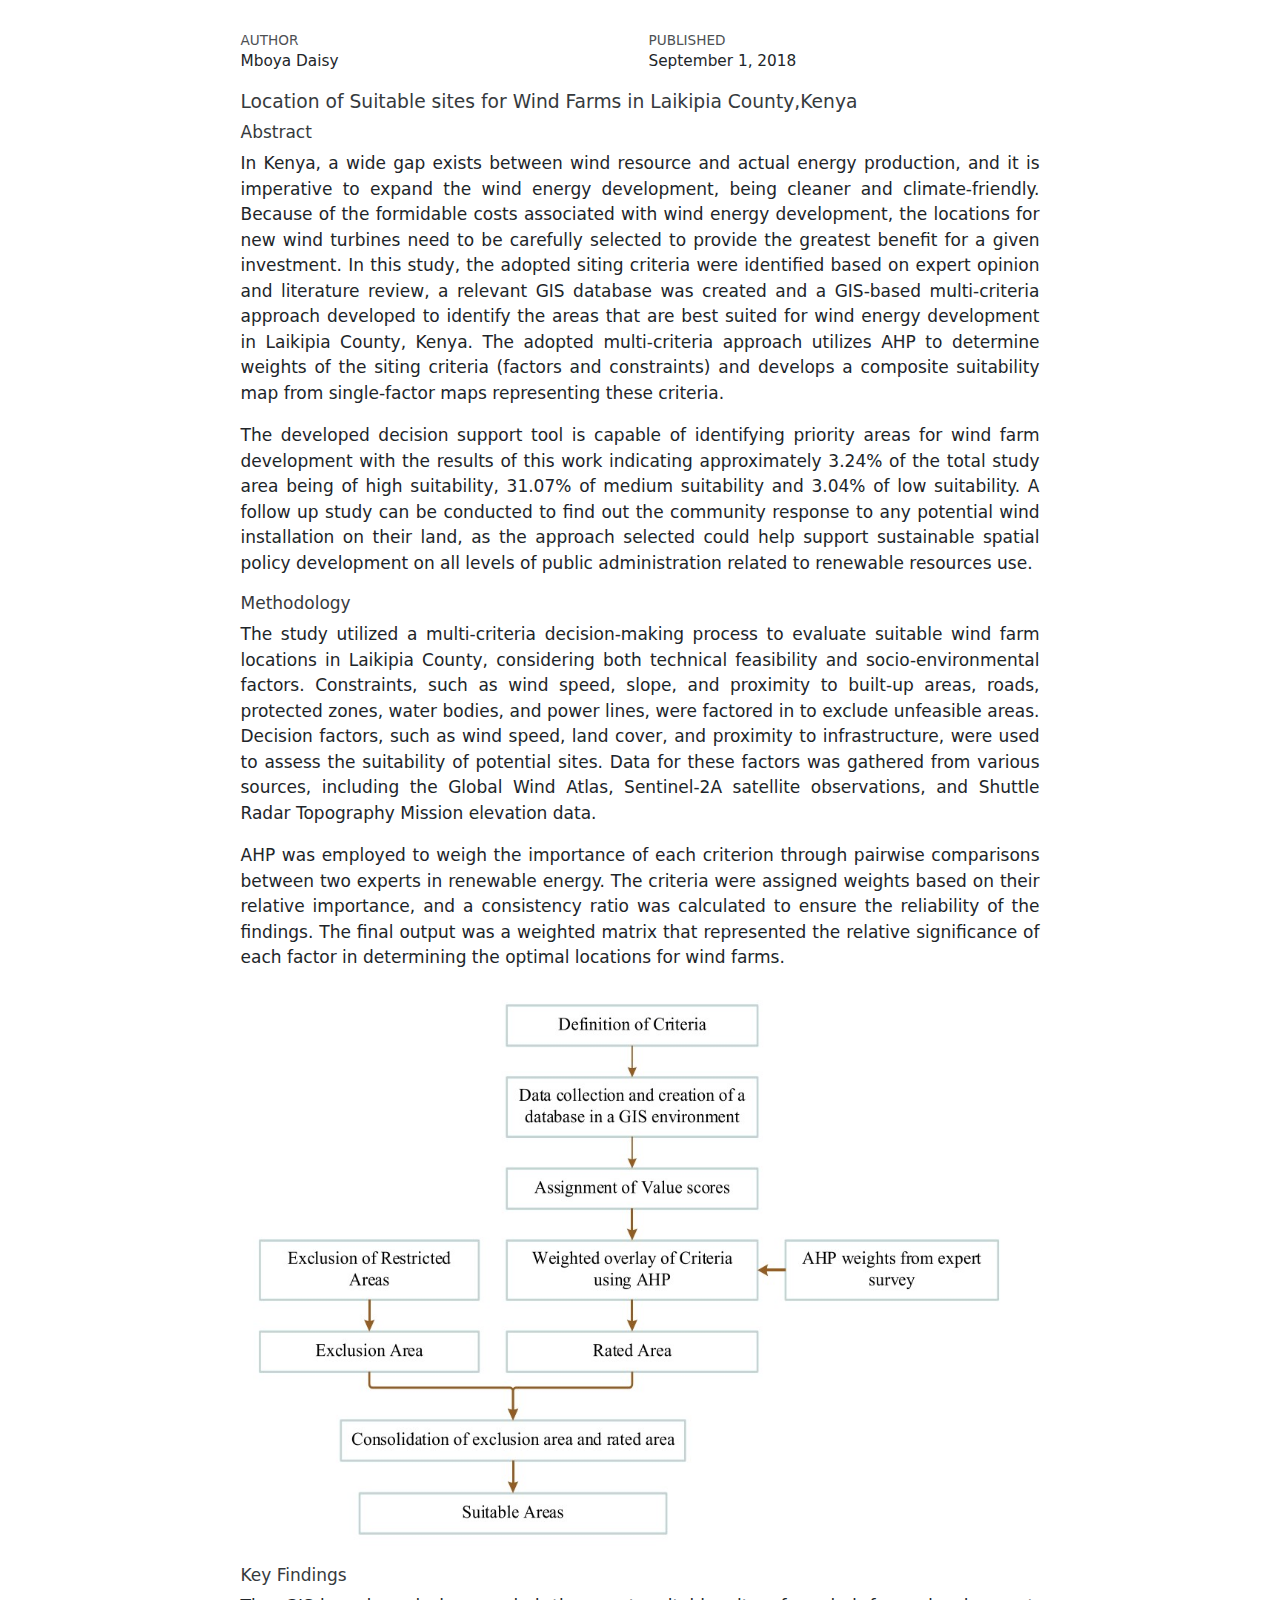
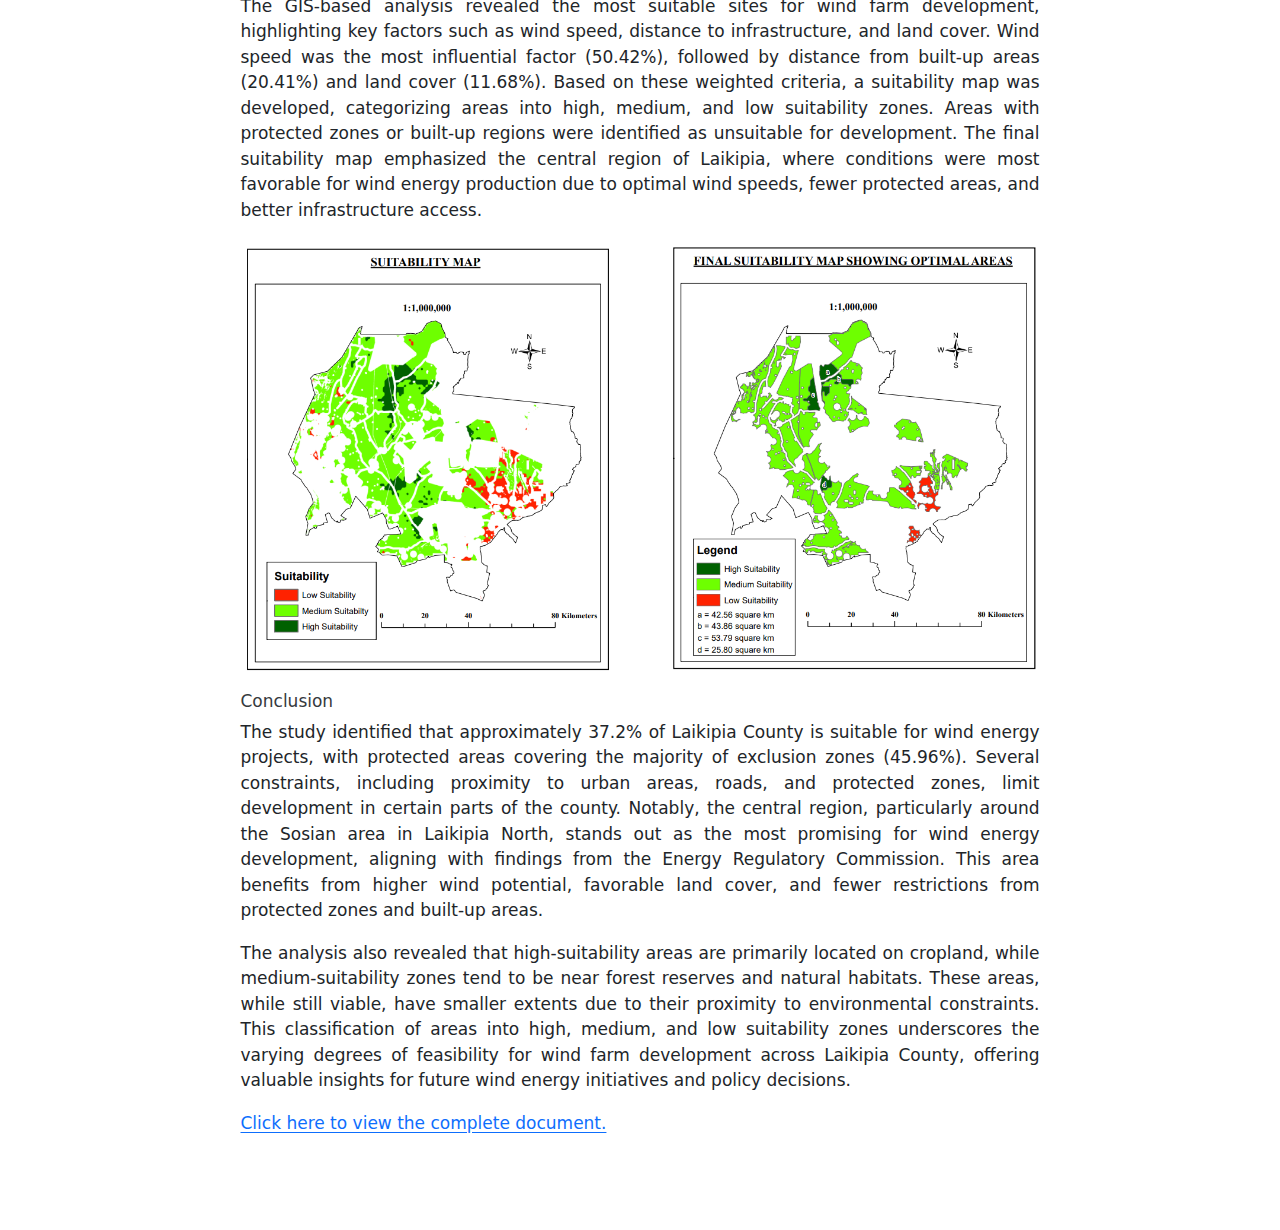
<file: Landscape Ecology/Laikipia County Suitability Analysis of wind farms.html>
<!DOCTYPE html>
<html xmlns="http://www.w3.org/1999/xhtml" lang="en" xml:lang="en"><head>

<meta charset="utf-8">
<meta name="generator" content="quarto-1.5.57">

<meta name="viewport" content="width=device-width, initial-scale=1.0, user-scalable=yes">

<meta name="author" content="Mboya Daisy">
<meta name="dcterms.date" content="2018-09-01">

<title>laikipia-county-suitability-analysis-of-wind-farms</title>
<style>
code{white-space: pre-wrap;}
span.smallcaps{font-variant: small-caps;}
div.columns{display: flex; gap: min(4vw, 1.5em);}
div.column{flex: auto; overflow-x: auto;}
div.hanging-indent{margin-left: 1.5em; text-indent: -1.5em;}
ul.task-list{list-style: none;}
ul.task-list li input[type="checkbox"] {
  width: 0.8em;
  margin: 0 0.8em 0.2em -1em; /* quarto-specific, see https://github.com/quarto-dev/quarto-cli/issues/4556 */ 
  vertical-align: middle;
}
</style>


<script src="Laikipia County Suitability Analysis of wind farms_files/libs/clipboard/clipboard.min.js"></script>
<script src="Laikipia County Suitability Analysis of wind farms_files/libs/quarto-html/quarto.js"></script>
<script src="Laikipia County Suitability Analysis of wind farms_files/libs/quarto-html/popper.min.js"></script>
<script src="Laikipia County Suitability Analysis of wind farms_files/libs/quarto-html/tippy.umd.min.js"></script>
<script src="Laikipia County Suitability Analysis of wind farms_files/libs/quarto-html/anchor.min.js"></script>
<link href="Laikipia County Suitability Analysis of wind farms_files/libs/quarto-html/tippy.css" rel="stylesheet">
<link href="Laikipia County Suitability Analysis of wind farms_files/libs/quarto-html/quarto-syntax-highlighting.css" rel="stylesheet" id="quarto-text-highlighting-styles">
<script src="Laikipia County Suitability Analysis of wind farms_files/libs/bootstrap/bootstrap.min.js"></script>
<link href="Laikipia County Suitability Analysis of wind farms_files/libs/bootstrap/bootstrap-icons.css" rel="stylesheet">
<link href="Laikipia County Suitability Analysis of wind farms_files/libs/bootstrap/bootstrap.min.css" rel="stylesheet" id="quarto-bootstrap" data-mode="light">


</head>

<body class="fullcontent">

<div id="quarto-content" class="page-columns page-rows-contents page-layout-article">

<main class="content" id="quarto-document-content">

<header id="title-block-header" class="quarto-title-block default">
<div class="quarto-title">
</div>



<div class="quarto-title-meta">

    <div>
    <div class="quarto-title-meta-heading">Author</div>
    <div class="quarto-title-meta-contents">
             <p>Mboya Daisy </p>
          </div>
  </div>
    
    <div>
    <div class="quarto-title-meta-heading">Published</div>
    <div class="quarto-title-meta-contents">
      <p class="date">September 1, 2018</p>
    </div>
  </div>
  
    
  </div>
  


</header>


<section id="location-of-suitable-sites-for-wind-farms-in-laikipia-countykenya" class="level5" style="text-align: justify">
<h5 class="anchored" data-anchor-id="location-of-suitable-sites-for-wind-farms-in-laikipia-countykenya">Location of Suitable sites for Wind Farms in Laikipia County,Kenya</h5>
<section id="abstract" class="level6">
<h6 class="anchored" data-anchor-id="abstract">Abstract</h6>
<p>In Kenya, a wide gap exists between wind resource and actual energy production, and it is imperative to expand the wind energy development, being cleaner and climate-friendly. Because of the formidable costs associated with wind energy development, the locations for new wind turbines need to be carefully selected to provide the greatest benefit for a given investment. In this study, the adopted siting criteria were identified based on expert opinion and literature review, a relevant GIS database was created and a GIS-based multi-criteria approach developed to identify the areas that are best suited for wind energy development in Laikipia County, Kenya. The adopted multi-criteria approach utilizes AHP to determine weights of the siting criteria (factors and constraints) and develops a composite suitability map from single-factor maps representing these criteria.</p>
<p>The developed decision support tool is capable of identifying priority areas for wind farm development with the results of this work indicating approximately 3.24% of the total study area being of high suitability, 31.07% of medium suitability and 3.04% of low suitability. A follow up study can be conducted to find out the community response to any potential wind installation on their land, as the approach selected could help support sustainable spatial policy development on all levels of public administration related to renewable resources use.</p>
</section>
<section id="methodology" class="level6">
<h6 class="anchored" data-anchor-id="methodology">Methodology</h6>
<p>The study utilized a multi-criteria decision-making process to evaluate suitable wind farm locations in Laikipia County, considering both technical feasibility and socio-environmental factors. Constraints, such as wind speed, slope, and proximity to built-up areas, roads, protected zones, water bodies, and power lines, were factored in to exclude unfeasible areas. Decision factors, such as wind speed, land cover, and proximity to infrastructure, were used to assess the suitability of potential sites. Data for these factors was gathered from various sources, including the Global Wind Atlas, Sentinel-2A satellite observations, and Shuttle Radar Topography Mission elevation data.</p>
<p>AHP was employed to weigh the importance of each criterion through pairwise comparisons between two experts in renewable energy. The criteria were assigned weights based on their relative importance, and a consistency ratio was calculated to ensure the reliability of the findings. The final output was a weighted matrix that represented the relative significance of each factor in determining the optimal locations for wind farms.</p>
<p><img src="images/Summary%20of%20methodology.jpg" class="img-fluid"></p>
</section>
<section id="key-findings" class="level6">
<h6 class="anchored" data-anchor-id="key-findings">Key Findings</h6>
<p>The GIS-based analysis revealed the most suitable sites for wind farm development, highlighting key factors such as wind speed, distance to infrastructure, and land cover. Wind speed was the most influential factor (50.42%), followed by distance from built-up areas (20.41%) and land cover (11.68%). Based on these weighted criteria, a suitability map was developed, categorizing areas into high, medium, and low suitability zones. Areas with protected zones or built-up regions were identified as unsuitable for development. The final suitability map emphasized the central region of Laikipia, where conditions were most favorable for wind energy production due to optimal wind speeds, fewer protected areas, and better infrastructure access.</p>
<p><img src="images/Findings.png" class="img-fluid"></p>
</section>
<section id="conclusion" class="level6">
<h6 class="anchored" data-anchor-id="conclusion">Conclusion</h6>
<p>The study identified that approximately 37.2% of Laikipia County is suitable for wind energy projects, with protected areas covering the majority of exclusion zones (45.96%). Several constraints, including proximity to urban areas, roads, and protected zones, limit development in certain parts of the county. Notably, the central region, particularly around the Sosian area in Laikipia North, stands out as the most promising for wind energy development, aligning with findings from the Energy Regulatory Commission. This area benefits from higher wind potential, favorable land cover, and fewer restrictions from protected zones and built-up areas.</p>
<p>The analysis also revealed that high-suitability areas are primarily located on cropland, while medium-suitability zones tend to be near forest reserves and natural habitats. These areas, while still viable, have smaller extents due to their proximity to environmental constraints. This classification of areas into high, medium, and low suitability zones underscores the varying degrees of feasibility for wind farm development across Laikipia County, offering valuable insights for future wind energy initiatives and policy decisions.</p>
<p><a href="https://drive.google.com/file/d/1_Mw5AvKJ1xsqyEmQ1kWRVylCK-qjVttM/view?usp=sharing">Click here to view the complete document.</a></p>
</section>
</section>

</main>
<!-- /main column -->
<script id="quarto-html-after-body" type="application/javascript">
window.document.addEventListener("DOMContentLoaded", function (event) {
  const toggleBodyColorMode = (bsSheetEl) => {
    const mode = bsSheetEl.getAttribute("data-mode");
    const bodyEl = window.document.querySelector("body");
    if (mode === "dark") {
      bodyEl.classList.add("quarto-dark");
      bodyEl.classList.remove("quarto-light");
    } else {
      bodyEl.classList.add("quarto-light");
      bodyEl.classList.remove("quarto-dark");
    }
  }
  const toggleBodyColorPrimary = () => {
    const bsSheetEl = window.document.querySelector("link#quarto-bootstrap");
    if (bsSheetEl) {
      toggleBodyColorMode(bsSheetEl);
    }
  }
  toggleBodyColorPrimary();  
  const icon = "";
  const anchorJS = new window.AnchorJS();
  anchorJS.options = {
    placement: 'right',
    icon: icon
  };
  anchorJS.add('.anchored');
  const isCodeAnnotation = (el) => {
    for (const clz of el.classList) {
      if (clz.startsWith('code-annotation-')) {                     
        return true;
      }
    }
    return false;
  }
  const onCopySuccess = function(e) {
    // button target
    const button = e.trigger;
    // don't keep focus
    button.blur();
    // flash "checked"
    button.classList.add('code-copy-button-checked');
    var currentTitle = button.getAttribute("title");
    button.setAttribute("title", "Copied!");
    let tooltip;
    if (window.bootstrap) {
      button.setAttribute("data-bs-toggle", "tooltip");
      button.setAttribute("data-bs-placement", "left");
      button.setAttribute("data-bs-title", "Copied!");
      tooltip = new bootstrap.Tooltip(button, 
        { trigger: "manual", 
          customClass: "code-copy-button-tooltip",
          offset: [0, -8]});
      tooltip.show();    
    }
    setTimeout(function() {
      if (tooltip) {
        tooltip.hide();
        button.removeAttribute("data-bs-title");
        button.removeAttribute("data-bs-toggle");
        button.removeAttribute("data-bs-placement");
      }
      button.setAttribute("title", currentTitle);
      button.classList.remove('code-copy-button-checked');
    }, 1000);
    // clear code selection
    e.clearSelection();
  }
  const getTextToCopy = function(trigger) {
      const codeEl = trigger.previousElementSibling.cloneNode(true);
      for (const childEl of codeEl.children) {
        if (isCodeAnnotation(childEl)) {
          childEl.remove();
        }
      }
      return codeEl.innerText;
  }
  const clipboard = new window.ClipboardJS('.code-copy-button:not([data-in-quarto-modal])', {
    text: getTextToCopy
  });
  clipboard.on('success', onCopySuccess);
  if (window.document.getElementById('quarto-embedded-source-code-modal')) {
    // For code content inside modals, clipBoardJS needs to be initialized with a container option
    // TODO: Check when it could be a function (https://github.com/zenorocha/clipboard.js/issues/860)
    const clipboardModal = new window.ClipboardJS('.code-copy-button[data-in-quarto-modal]', {
      text: getTextToCopy,
      container: window.document.getElementById('quarto-embedded-source-code-modal')
    });
    clipboardModal.on('success', onCopySuccess);
  }
    var localhostRegex = new RegExp(/^(?:http|https):\/\/localhost\:?[0-9]*\//);
    var mailtoRegex = new RegExp(/^mailto:/);
      var filterRegex = new RegExp('/' + window.location.host + '/');
    var isInternal = (href) => {
        return filterRegex.test(href) || localhostRegex.test(href) || mailtoRegex.test(href);
    }
    // Inspect non-navigation links and adorn them if external
 	var links = window.document.querySelectorAll('a[href]:not(.nav-link):not(.navbar-brand):not(.toc-action):not(.sidebar-link):not(.sidebar-item-toggle):not(.pagination-link):not(.no-external):not([aria-hidden]):not(.dropdown-item):not(.quarto-navigation-tool):not(.about-link)');
    for (var i=0; i<links.length; i++) {
      const link = links[i];
      if (!isInternal(link.href)) {
        // undo the damage that might have been done by quarto-nav.js in the case of
        // links that we want to consider external
        if (link.dataset.originalHref !== undefined) {
          link.href = link.dataset.originalHref;
        }
      }
    }
  function tippyHover(el, contentFn, onTriggerFn, onUntriggerFn) {
    const config = {
      allowHTML: true,
      maxWidth: 500,
      delay: 100,
      arrow: false,
      appendTo: function(el) {
          return el.parentElement;
      },
      interactive: true,
      interactiveBorder: 10,
      theme: 'quarto',
      placement: 'bottom-start',
    };
    if (contentFn) {
      config.content = contentFn;
    }
    if (onTriggerFn) {
      config.onTrigger = onTriggerFn;
    }
    if (onUntriggerFn) {
      config.onUntrigger = onUntriggerFn;
    }
    window.tippy(el, config); 
  }
  const noterefs = window.document.querySelectorAll('a[role="doc-noteref"]');
  for (var i=0; i<noterefs.length; i++) {
    const ref = noterefs[i];
    tippyHover(ref, function() {
      // use id or data attribute instead here
      let href = ref.getAttribute('data-footnote-href') || ref.getAttribute('href');
      try { href = new URL(href).hash; } catch {}
      const id = href.replace(/^#\/?/, "");
      const note = window.document.getElementById(id);
      if (note) {
        return note.innerHTML;
      } else {
        return "";
      }
    });
  }
  const xrefs = window.document.querySelectorAll('a.quarto-xref');
  const processXRef = (id, note) => {
    // Strip column container classes
    const stripColumnClz = (el) => {
      el.classList.remove("page-full", "page-columns");
      if (el.children) {
        for (const child of el.children) {
          stripColumnClz(child);
        }
      }
    }
    stripColumnClz(note)
    if (id === null || id.startsWith('sec-')) {
      // Special case sections, only their first couple elements
      const container = document.createElement("div");
      if (note.children && note.children.length > 2) {
        container.appendChild(note.children[0].cloneNode(true));
        for (let i = 1; i < note.children.length; i++) {
          const child = note.children[i];
          if (child.tagName === "P" && child.innerText === "") {
            continue;
          } else {
            container.appendChild(child.cloneNode(true));
            break;
          }
        }
        if (window.Quarto?.typesetMath) {
          window.Quarto.typesetMath(container);
        }
        return container.innerHTML
      } else {
        if (window.Quarto?.typesetMath) {
          window.Quarto.typesetMath(note);
        }
        return note.innerHTML;
      }
    } else {
      // Remove any anchor links if they are present
      const anchorLink = note.querySelector('a.anchorjs-link');
      if (anchorLink) {
        anchorLink.remove();
      }
      if (window.Quarto?.typesetMath) {
        window.Quarto.typesetMath(note);
      }
      // TODO in 1.5, we should make sure this works without a callout special case
      if (note.classList.contains("callout")) {
        return note.outerHTML;
      } else {
        return note.innerHTML;
      }
    }
  }
  for (var i=0; i<xrefs.length; i++) {
    const xref = xrefs[i];
    tippyHover(xref, undefined, function(instance) {
      instance.disable();
      let url = xref.getAttribute('href');
      let hash = undefined; 
      if (url.startsWith('#')) {
        hash = url;
      } else {
        try { hash = new URL(url).hash; } catch {}
      }
      if (hash) {
        const id = hash.replace(/^#\/?/, "");
        const note = window.document.getElementById(id);
        if (note !== null) {
          try {
            const html = processXRef(id, note.cloneNode(true));
            instance.setContent(html);
          } finally {
            instance.enable();
            instance.show();
          }
        } else {
          // See if we can fetch this
          fetch(url.split('#')[0])
          .then(res => res.text())
          .then(html => {
            const parser = new DOMParser();
            const htmlDoc = parser.parseFromString(html, "text/html");
            const note = htmlDoc.getElementById(id);
            if (note !== null) {
              const html = processXRef(id, note);
              instance.setContent(html);
            } 
          }).finally(() => {
            instance.enable();
            instance.show();
          });
        }
      } else {
        // See if we can fetch a full url (with no hash to target)
        // This is a special case and we should probably do some content thinning / targeting
        fetch(url)
        .then(res => res.text())
        .then(html => {
          const parser = new DOMParser();
          const htmlDoc = parser.parseFromString(html, "text/html");
          const note = htmlDoc.querySelector('main.content');
          if (note !== null) {
            // This should only happen for chapter cross references
            // (since there is no id in the URL)
            // remove the first header
            if (note.children.length > 0 && note.children[0].tagName === "HEADER") {
              note.children[0].remove();
            }
            const html = processXRef(null, note);
            instance.setContent(html);
          } 
        }).finally(() => {
          instance.enable();
          instance.show();
        });
      }
    }, function(instance) {
    });
  }
      let selectedAnnoteEl;
      const selectorForAnnotation = ( cell, annotation) => {
        let cellAttr = 'data-code-cell="' + cell + '"';
        let lineAttr = 'data-code-annotation="' +  annotation + '"';
        const selector = 'span[' + cellAttr + '][' + lineAttr + ']';
        return selector;
      }
      const selectCodeLines = (annoteEl) => {
        const doc = window.document;
        const targetCell = annoteEl.getAttribute("data-target-cell");
        const targetAnnotation = annoteEl.getAttribute("data-target-annotation");
        const annoteSpan = window.document.querySelector(selectorForAnnotation(targetCell, targetAnnotation));
        const lines = annoteSpan.getAttribute("data-code-lines").split(",");
        const lineIds = lines.map((line) => {
          return targetCell + "-" + line;
        })
        let top = null;
        let height = null;
        let parent = null;
        if (lineIds.length > 0) {
            //compute the position of the single el (top and bottom and make a div)
            const el = window.document.getElementById(lineIds[0]);
            top = el.offsetTop;
            height = el.offsetHeight;
            parent = el.parentElement.parentElement;
          if (lineIds.length > 1) {
            const lastEl = window.document.getElementById(lineIds[lineIds.length - 1]);
            const bottom = lastEl.offsetTop + lastEl.offsetHeight;
            height = bottom - top;
          }
          if (top !== null && height !== null && parent !== null) {
            // cook up a div (if necessary) and position it 
            let div = window.document.getElementById("code-annotation-line-highlight");
            if (div === null) {
              div = window.document.createElement("div");
              div.setAttribute("id", "code-annotation-line-highlight");
              div.style.position = 'absolute';
              parent.appendChild(div);
            }
            div.style.top = top - 2 + "px";
            div.style.height = height + 4 + "px";
            div.style.left = 0;
            let gutterDiv = window.document.getElementById("code-annotation-line-highlight-gutter");
            if (gutterDiv === null) {
              gutterDiv = window.document.createElement("div");
              gutterDiv.setAttribute("id", "code-annotation-line-highlight-gutter");
              gutterDiv.style.position = 'absolute';
              const codeCell = window.document.getElementById(targetCell);
              const gutter = codeCell.querySelector('.code-annotation-gutter');
              gutter.appendChild(gutterDiv);
            }
            gutterDiv.style.top = top - 2 + "px";
            gutterDiv.style.height = height + 4 + "px";
          }
          selectedAnnoteEl = annoteEl;
        }
      };
      const unselectCodeLines = () => {
        const elementsIds = ["code-annotation-line-highlight", "code-annotation-line-highlight-gutter"];
        elementsIds.forEach((elId) => {
          const div = window.document.getElementById(elId);
          if (div) {
            div.remove();
          }
        });
        selectedAnnoteEl = undefined;
      };
        // Handle positioning of the toggle
    window.addEventListener(
      "resize",
      throttle(() => {
        elRect = undefined;
        if (selectedAnnoteEl) {
          selectCodeLines(selectedAnnoteEl);
        }
      }, 10)
    );
    function throttle(fn, ms) {
    let throttle = false;
    let timer;
      return (...args) => {
        if(!throttle) { // first call gets through
            fn.apply(this, args);
            throttle = true;
        } else { // all the others get throttled
            if(timer) clearTimeout(timer); // cancel #2
            timer = setTimeout(() => {
              fn.apply(this, args);
              timer = throttle = false;
            }, ms);
        }
      };
    }
      // Attach click handler to the DT
      const annoteDls = window.document.querySelectorAll('dt[data-target-cell]');
      for (const annoteDlNode of annoteDls) {
        annoteDlNode.addEventListener('click', (event) => {
          const clickedEl = event.target;
          if (clickedEl !== selectedAnnoteEl) {
            unselectCodeLines();
            const activeEl = window.document.querySelector('dt[data-target-cell].code-annotation-active');
            if (activeEl) {
              activeEl.classList.remove('code-annotation-active');
            }
            selectCodeLines(clickedEl);
            clickedEl.classList.add('code-annotation-active');
          } else {
            // Unselect the line
            unselectCodeLines();
            clickedEl.classList.remove('code-annotation-active');
          }
        });
      }
  const findCites = (el) => {
    const parentEl = el.parentElement;
    if (parentEl) {
      const cites = parentEl.dataset.cites;
      if (cites) {
        return {
          el,
          cites: cites.split(' ')
        };
      } else {
        return findCites(el.parentElement)
      }
    } else {
      return undefined;
    }
  };
  var bibliorefs = window.document.querySelectorAll('a[role="doc-biblioref"]');
  for (var i=0; i<bibliorefs.length; i++) {
    const ref = bibliorefs[i];
    const citeInfo = findCites(ref);
    if (citeInfo) {
      tippyHover(citeInfo.el, function() {
        var popup = window.document.createElement('div');
        citeInfo.cites.forEach(function(cite) {
          var citeDiv = window.document.createElement('div');
          citeDiv.classList.add('hanging-indent');
          citeDiv.classList.add('csl-entry');
          var biblioDiv = window.document.getElementById('ref-' + cite);
          if (biblioDiv) {
            citeDiv.innerHTML = biblioDiv.innerHTML;
          }
          popup.appendChild(citeDiv);
        });
        return popup.innerHTML;
      });
    }
  }
});
</script>
</div> <!-- /content -->




</body></html>
</file>
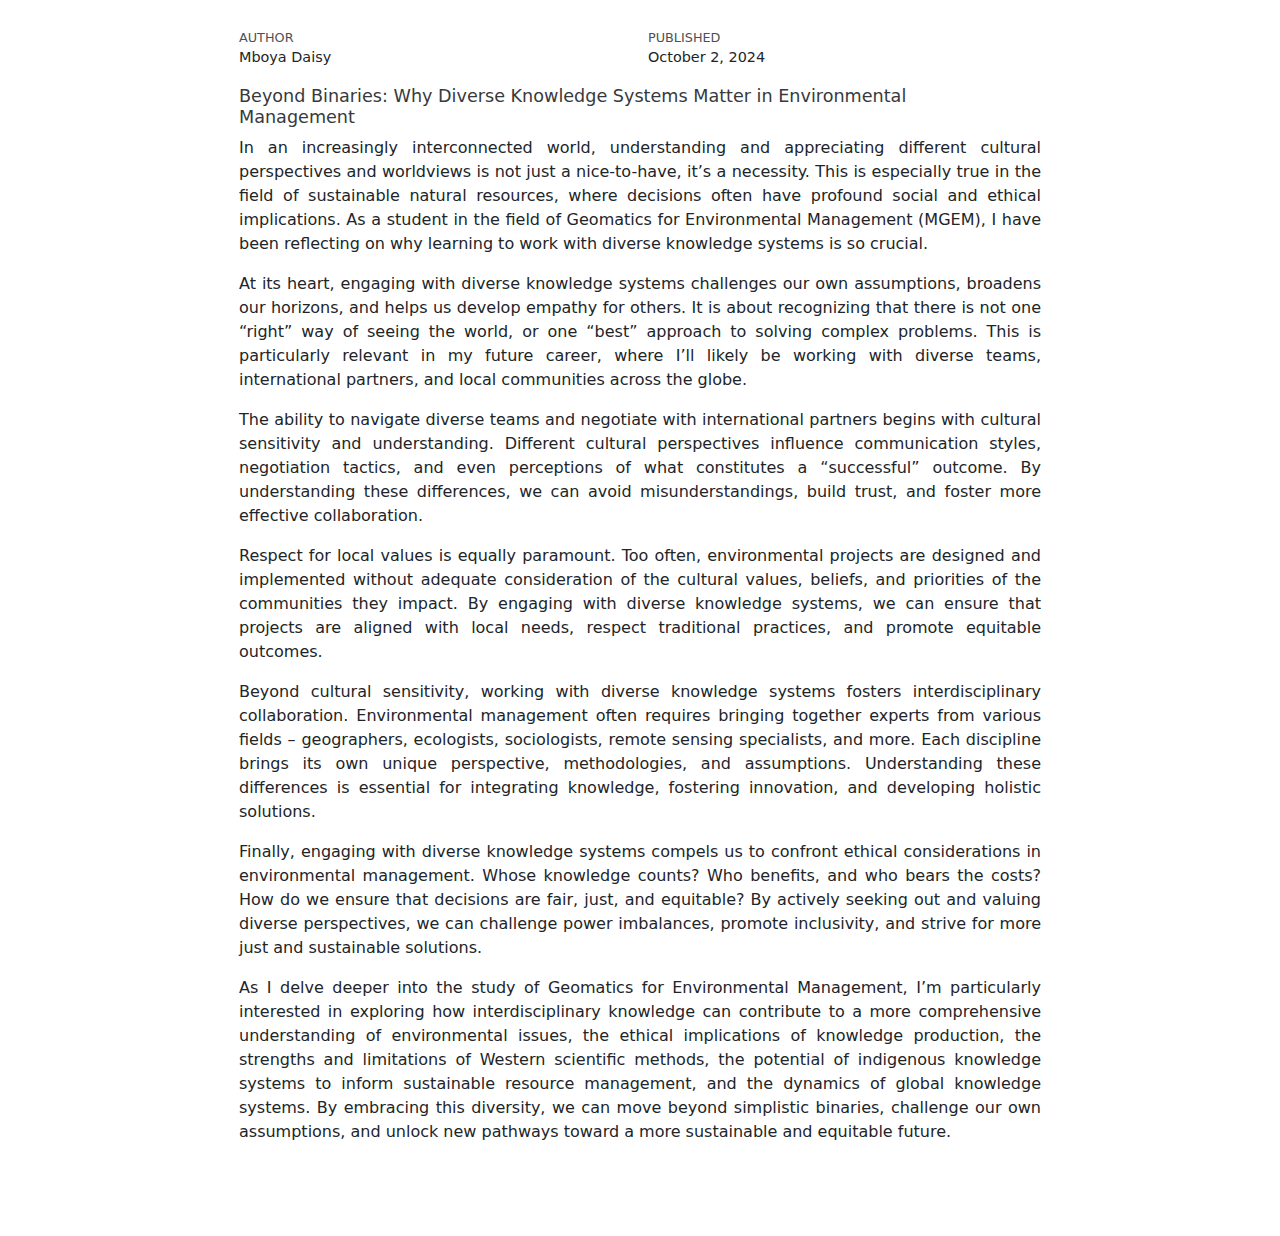
<file: Posts/Diverse Knowledge Systems.html>
<!DOCTYPE html>
<html xmlns="http://www.w3.org/1999/xhtml" lang="en" xml:lang="en"><head>

<meta charset="utf-8">
<meta name="generator" content="quarto-1.5.57">

<meta name="viewport" content="width=device-width, initial-scale=1.0, user-scalable=yes">

<meta name="author" content="Mboya Daisy">
<meta name="dcterms.date" content="2024-10-02">

<title>diverse-knowledge-systems</title>
<style>
code{white-space: pre-wrap;}
span.smallcaps{font-variant: small-caps;}
div.columns{display: flex; gap: min(4vw, 1.5em);}
div.column{flex: auto; overflow-x: auto;}
div.hanging-indent{margin-left: 1.5em; text-indent: -1.5em;}
ul.task-list{list-style: none;}
ul.task-list li input[type="checkbox"] {
  width: 0.8em;
  margin: 0 0.8em 0.2em -1em; /* quarto-specific, see https://github.com/quarto-dev/quarto-cli/issues/4556 */ 
  vertical-align: middle;
}
</style>


<script src="Diverse Knowledge Systems_files/libs/clipboard/clipboard.min.js"></script>
<script src="Diverse Knowledge Systems_files/libs/quarto-html/quarto.js"></script>
<script src="Diverse Knowledge Systems_files/libs/quarto-html/popper.min.js"></script>
<script src="Diverse Knowledge Systems_files/libs/quarto-html/tippy.umd.min.js"></script>
<script src="Diverse Knowledge Systems_files/libs/quarto-html/anchor.min.js"></script>
<link href="Diverse Knowledge Systems_files/libs/quarto-html/tippy.css" rel="stylesheet">
<link href="Diverse Knowledge Systems_files/libs/quarto-html/quarto-syntax-highlighting.css" rel="stylesheet" id="quarto-text-highlighting-styles">
<script src="Diverse Knowledge Systems_files/libs/bootstrap/bootstrap.min.js"></script>
<link href="Diverse Knowledge Systems_files/libs/bootstrap/bootstrap-icons.css" rel="stylesheet">
<link href="Diverse Knowledge Systems_files/libs/bootstrap/bootstrap.min.css" rel="stylesheet" id="quarto-bootstrap" data-mode="light">


</head>

<body class="fullcontent">

<div id="quarto-content" class="page-columns page-rows-contents page-layout-article">

<main class="content" id="quarto-document-content">

<header id="title-block-header" class="quarto-title-block default">
<div class="quarto-title">
</div>



<div class="quarto-title-meta">

    <div>
    <div class="quarto-title-meta-heading">Author</div>
    <div class="quarto-title-meta-contents">
             <p>Mboya Daisy </p>
          </div>
  </div>
    
    <div>
    <div class="quarto-title-meta-heading">Published</div>
    <div class="quarto-title-meta-contents">
      <p class="date">October 2, 2024</p>
    </div>
  </div>
  
    
  </div>
  


</header>


<section id="beyond-binaries-why-diverse-knowledge-systems-matter-in-environmental-management" class="level5">
<h5 class="anchored" data-anchor-id="beyond-binaries-why-diverse-knowledge-systems-matter-in-environmental-management">Beyond Binaries: Why Diverse Knowledge Systems Matter in Environmental Management</h5>
<div style="text-align: justify">
<p>In an increasingly interconnected world, understanding and appreciating different cultural perspectives and worldviews is not just a nice-to-have, it’s a necessity. This is especially true in the field of sustainable natural resources, where decisions often have profound social and ethical implications. As a student in the field of Geomatics for Environmental Management (MGEM), I have been reflecting on why learning to work with diverse knowledge systems is so crucial.</p>
<p>At its heart, engaging with diverse knowledge systems challenges our own assumptions, broadens our horizons, and helps us develop empathy for others. It is about recognizing that there is not one “right” way of seeing the world, or one “best” approach to solving complex problems. This is particularly relevant in my future career, where I’ll likely be working with diverse teams, international partners, and local communities across the globe.</p>
<p>The ability to navigate diverse teams and negotiate with international partners begins with cultural sensitivity and understanding. Different cultural perspectives influence communication styles, negotiation tactics, and even perceptions of what constitutes a “successful” outcome. By understanding these differences, we can avoid misunderstandings, build trust, and foster more effective collaboration.</p>
<p>Respect for local values is equally paramount. Too often, environmental projects are designed and implemented without adequate consideration of the cultural values, beliefs, and priorities of the communities they impact. By engaging with diverse knowledge systems, we can ensure that projects are aligned with local needs, respect traditional practices, and promote equitable outcomes.</p>
<p>Beyond cultural sensitivity, working with diverse knowledge systems fosters interdisciplinary collaboration. Environmental management often requires bringing together experts from various fields – geographers, ecologists, sociologists, remote sensing specialists, and more. Each discipline brings its own unique perspective, methodologies, and assumptions. Understanding these differences is essential for integrating knowledge, fostering innovation, and developing holistic solutions.</p>
<p>Finally, engaging with diverse knowledge systems compels us to confront ethical considerations in environmental management. Whose knowledge counts? Who benefits, and who bears the costs? How do we ensure that decisions are fair, just, and equitable? By actively seeking out and valuing diverse perspectives, we can challenge power imbalances, promote inclusivity, and strive for more just and sustainable solutions.</p>
<p>As I delve deeper into the study of Geomatics for Environmental Management, I’m particularly interested in exploring how interdisciplinary knowledge can contribute to a more comprehensive understanding of environmental issues, the ethical implications of knowledge production, the strengths and limitations of Western scientific methods, the potential of indigenous knowledge systems to inform sustainable resource management, and the dynamics of global knowledge systems. By embracing this diversity, we can move beyond simplistic binaries, challenge our own assumptions, and unlock new pathways toward a more sustainable and equitable future.</p>
</div>
</section>

</main>
<!-- /main column -->
<script id="quarto-html-after-body" type="application/javascript">
window.document.addEventListener("DOMContentLoaded", function (event) {
  const toggleBodyColorMode = (bsSheetEl) => {
    const mode = bsSheetEl.getAttribute("data-mode");
    const bodyEl = window.document.querySelector("body");
    if (mode === "dark") {
      bodyEl.classList.add("quarto-dark");
      bodyEl.classList.remove("quarto-light");
    } else {
      bodyEl.classList.add("quarto-light");
      bodyEl.classList.remove("quarto-dark");
    }
  }
  const toggleBodyColorPrimary = () => {
    const bsSheetEl = window.document.querySelector("link#quarto-bootstrap");
    if (bsSheetEl) {
      toggleBodyColorMode(bsSheetEl);
    }
  }
  toggleBodyColorPrimary();  
  const icon = "";
  const anchorJS = new window.AnchorJS();
  anchorJS.options = {
    placement: 'right',
    icon: icon
  };
  anchorJS.add('.anchored');
  const isCodeAnnotation = (el) => {
    for (const clz of el.classList) {
      if (clz.startsWith('code-annotation-')) {                     
        return true;
      }
    }
    return false;
  }
  const onCopySuccess = function(e) {
    // button target
    const button = e.trigger;
    // don't keep focus
    button.blur();
    // flash "checked"
    button.classList.add('code-copy-button-checked');
    var currentTitle = button.getAttribute("title");
    button.setAttribute("title", "Copied!");
    let tooltip;
    if (window.bootstrap) {
      button.setAttribute("data-bs-toggle", "tooltip");
      button.setAttribute("data-bs-placement", "left");
      button.setAttribute("data-bs-title", "Copied!");
      tooltip = new bootstrap.Tooltip(button, 
        { trigger: "manual", 
          customClass: "code-copy-button-tooltip",
          offset: [0, -8]});
      tooltip.show();    
    }
    setTimeout(function() {
      if (tooltip) {
        tooltip.hide();
        button.removeAttribute("data-bs-title");
        button.removeAttribute("data-bs-toggle");
        button.removeAttribute("data-bs-placement");
      }
      button.setAttribute("title", currentTitle);
      button.classList.remove('code-copy-button-checked');
    }, 1000);
    // clear code selection
    e.clearSelection();
  }
  const getTextToCopy = function(trigger) {
      const codeEl = trigger.previousElementSibling.cloneNode(true);
      for (const childEl of codeEl.children) {
        if (isCodeAnnotation(childEl)) {
          childEl.remove();
        }
      }
      return codeEl.innerText;
  }
  const clipboard = new window.ClipboardJS('.code-copy-button:not([data-in-quarto-modal])', {
    text: getTextToCopy
  });
  clipboard.on('success', onCopySuccess);
  if (window.document.getElementById('quarto-embedded-source-code-modal')) {
    // For code content inside modals, clipBoardJS needs to be initialized with a container option
    // TODO: Check when it could be a function (https://github.com/zenorocha/clipboard.js/issues/860)
    const clipboardModal = new window.ClipboardJS('.code-copy-button[data-in-quarto-modal]', {
      text: getTextToCopy,
      container: window.document.getElementById('quarto-embedded-source-code-modal')
    });
    clipboardModal.on('success', onCopySuccess);
  }
    var localhostRegex = new RegExp(/^(?:http|https):\/\/localhost\:?[0-9]*\//);
    var mailtoRegex = new RegExp(/^mailto:/);
      var filterRegex = new RegExp('/' + window.location.host + '/');
    var isInternal = (href) => {
        return filterRegex.test(href) || localhostRegex.test(href) || mailtoRegex.test(href);
    }
    // Inspect non-navigation links and adorn them if external
 	var links = window.document.querySelectorAll('a[href]:not(.nav-link):not(.navbar-brand):not(.toc-action):not(.sidebar-link):not(.sidebar-item-toggle):not(.pagination-link):not(.no-external):not([aria-hidden]):not(.dropdown-item):not(.quarto-navigation-tool):not(.about-link)');
    for (var i=0; i<links.length; i++) {
      const link = links[i];
      if (!isInternal(link.href)) {
        // undo the damage that might have been done by quarto-nav.js in the case of
        // links that we want to consider external
        if (link.dataset.originalHref !== undefined) {
          link.href = link.dataset.originalHref;
        }
      }
    }
  function tippyHover(el, contentFn, onTriggerFn, onUntriggerFn) {
    const config = {
      allowHTML: true,
      maxWidth: 500,
      delay: 100,
      arrow: false,
      appendTo: function(el) {
          return el.parentElement;
      },
      interactive: true,
      interactiveBorder: 10,
      theme: 'quarto',
      placement: 'bottom-start',
    };
    if (contentFn) {
      config.content = contentFn;
    }
    if (onTriggerFn) {
      config.onTrigger = onTriggerFn;
    }
    if (onUntriggerFn) {
      config.onUntrigger = onUntriggerFn;
    }
    window.tippy(el, config); 
  }
  const noterefs = window.document.querySelectorAll('a[role="doc-noteref"]');
  for (var i=0; i<noterefs.length; i++) {
    const ref = noterefs[i];
    tippyHover(ref, function() {
      // use id or data attribute instead here
      let href = ref.getAttribute('data-footnote-href') || ref.getAttribute('href');
      try { href = new URL(href).hash; } catch {}
      const id = href.replace(/^#\/?/, "");
      const note = window.document.getElementById(id);
      if (note) {
        return note.innerHTML;
      } else {
        return "";
      }
    });
  }
  const xrefs = window.document.querySelectorAll('a.quarto-xref');
  const processXRef = (id, note) => {
    // Strip column container classes
    const stripColumnClz = (el) => {
      el.classList.remove("page-full", "page-columns");
      if (el.children) {
        for (const child of el.children) {
          stripColumnClz(child);
        }
      }
    }
    stripColumnClz(note)
    if (id === null || id.startsWith('sec-')) {
      // Special case sections, only their first couple elements
      const container = document.createElement("div");
      if (note.children && note.children.length > 2) {
        container.appendChild(note.children[0].cloneNode(true));
        for (let i = 1; i < note.children.length; i++) {
          const child = note.children[i];
          if (child.tagName === "P" && child.innerText === "") {
            continue;
          } else {
            container.appendChild(child.cloneNode(true));
            break;
          }
        }
        if (window.Quarto?.typesetMath) {
          window.Quarto.typesetMath(container);
        }
        return container.innerHTML
      } else {
        if (window.Quarto?.typesetMath) {
          window.Quarto.typesetMath(note);
        }
        return note.innerHTML;
      }
    } else {
      // Remove any anchor links if they are present
      const anchorLink = note.querySelector('a.anchorjs-link');
      if (anchorLink) {
        anchorLink.remove();
      }
      if (window.Quarto?.typesetMath) {
        window.Quarto.typesetMath(note);
      }
      // TODO in 1.5, we should make sure this works without a callout special case
      if (note.classList.contains("callout")) {
        return note.outerHTML;
      } else {
        return note.innerHTML;
      }
    }
  }
  for (var i=0; i<xrefs.length; i++) {
    const xref = xrefs[i];
    tippyHover(xref, undefined, function(instance) {
      instance.disable();
      let url = xref.getAttribute('href');
      let hash = undefined; 
      if (url.startsWith('#')) {
        hash = url;
      } else {
        try { hash = new URL(url).hash; } catch {}
      }
      if (hash) {
        const id = hash.replace(/^#\/?/, "");
        const note = window.document.getElementById(id);
        if (note !== null) {
          try {
            const html = processXRef(id, note.cloneNode(true));
            instance.setContent(html);
          } finally {
            instance.enable();
            instance.show();
          }
        } else {
          // See if we can fetch this
          fetch(url.split('#')[0])
          .then(res => res.text())
          .then(html => {
            const parser = new DOMParser();
            const htmlDoc = parser.parseFromString(html, "text/html");
            const note = htmlDoc.getElementById(id);
            if (note !== null) {
              const html = processXRef(id, note);
              instance.setContent(html);
            } 
          }).finally(() => {
            instance.enable();
            instance.show();
          });
        }
      } else {
        // See if we can fetch a full url (with no hash to target)
        // This is a special case and we should probably do some content thinning / targeting
        fetch(url)
        .then(res => res.text())
        .then(html => {
          const parser = new DOMParser();
          const htmlDoc = parser.parseFromString(html, "text/html");
          const note = htmlDoc.querySelector('main.content');
          if (note !== null) {
            // This should only happen for chapter cross references
            // (since there is no id in the URL)
            // remove the first header
            if (note.children.length > 0 && note.children[0].tagName === "HEADER") {
              note.children[0].remove();
            }
            const html = processXRef(null, note);
            instance.setContent(html);
          } 
        }).finally(() => {
          instance.enable();
          instance.show();
        });
      }
    }, function(instance) {
    });
  }
      let selectedAnnoteEl;
      const selectorForAnnotation = ( cell, annotation) => {
        let cellAttr = 'data-code-cell="' + cell + '"';
        let lineAttr = 'data-code-annotation="' +  annotation + '"';
        const selector = 'span[' + cellAttr + '][' + lineAttr + ']';
        return selector;
      }
      const selectCodeLines = (annoteEl) => {
        const doc = window.document;
        const targetCell = annoteEl.getAttribute("data-target-cell");
        const targetAnnotation = annoteEl.getAttribute("data-target-annotation");
        const annoteSpan = window.document.querySelector(selectorForAnnotation(targetCell, targetAnnotation));
        const lines = annoteSpan.getAttribute("data-code-lines").split(",");
        const lineIds = lines.map((line) => {
          return targetCell + "-" + line;
        })
        let top = null;
        let height = null;
        let parent = null;
        if (lineIds.length > 0) {
            //compute the position of the single el (top and bottom and make a div)
            const el = window.document.getElementById(lineIds[0]);
            top = el.offsetTop;
            height = el.offsetHeight;
            parent = el.parentElement.parentElement;
          if (lineIds.length > 1) {
            const lastEl = window.document.getElementById(lineIds[lineIds.length - 1]);
            const bottom = lastEl.offsetTop + lastEl.offsetHeight;
            height = bottom - top;
          }
          if (top !== null && height !== null && parent !== null) {
            // cook up a div (if necessary) and position it 
            let div = window.document.getElementById("code-annotation-line-highlight");
            if (div === null) {
              div = window.document.createElement("div");
              div.setAttribute("id", "code-annotation-line-highlight");
              div.style.position = 'absolute';
              parent.appendChild(div);
            }
            div.style.top = top - 2 + "px";
            div.style.height = height + 4 + "px";
            div.style.left = 0;
            let gutterDiv = window.document.getElementById("code-annotation-line-highlight-gutter");
            if (gutterDiv === null) {
              gutterDiv = window.document.createElement("div");
              gutterDiv.setAttribute("id", "code-annotation-line-highlight-gutter");
              gutterDiv.style.position = 'absolute';
              const codeCell = window.document.getElementById(targetCell);
              const gutter = codeCell.querySelector('.code-annotation-gutter');
              gutter.appendChild(gutterDiv);
            }
            gutterDiv.style.top = top - 2 + "px";
            gutterDiv.style.height = height + 4 + "px";
          }
          selectedAnnoteEl = annoteEl;
        }
      };
      const unselectCodeLines = () => {
        const elementsIds = ["code-annotation-line-highlight", "code-annotation-line-highlight-gutter"];
        elementsIds.forEach((elId) => {
          const div = window.document.getElementById(elId);
          if (div) {
            div.remove();
          }
        });
        selectedAnnoteEl = undefined;
      };
        // Handle positioning of the toggle
    window.addEventListener(
      "resize",
      throttle(() => {
        elRect = undefined;
        if (selectedAnnoteEl) {
          selectCodeLines(selectedAnnoteEl);
        }
      }, 10)
    );
    function throttle(fn, ms) {
    let throttle = false;
    let timer;
      return (...args) => {
        if(!throttle) { // first call gets through
            fn.apply(this, args);
            throttle = true;
        } else { // all the others get throttled
            if(timer) clearTimeout(timer); // cancel #2
            timer = setTimeout(() => {
              fn.apply(this, args);
              timer = throttle = false;
            }, ms);
        }
      };
    }
      // Attach click handler to the DT
      const annoteDls = window.document.querySelectorAll('dt[data-target-cell]');
      for (const annoteDlNode of annoteDls) {
        annoteDlNode.addEventListener('click', (event) => {
          const clickedEl = event.target;
          if (clickedEl !== selectedAnnoteEl) {
            unselectCodeLines();
            const activeEl = window.document.querySelector('dt[data-target-cell].code-annotation-active');
            if (activeEl) {
              activeEl.classList.remove('code-annotation-active');
            }
            selectCodeLines(clickedEl);
            clickedEl.classList.add('code-annotation-active');
          } else {
            // Unselect the line
            unselectCodeLines();
            clickedEl.classList.remove('code-annotation-active');
          }
        });
      }
  const findCites = (el) => {
    const parentEl = el.parentElement;
    if (parentEl) {
      const cites = parentEl.dataset.cites;
      if (cites) {
        return {
          el,
          cites: cites.split(' ')
        };
      } else {
        return findCites(el.parentElement)
      }
    } else {
      return undefined;
    }
  };
  var bibliorefs = window.document.querySelectorAll('a[role="doc-biblioref"]');
  for (var i=0; i<bibliorefs.length; i++) {
    const ref = bibliorefs[i];
    const citeInfo = findCites(ref);
    if (citeInfo) {
      tippyHover(citeInfo.el, function() {
        var popup = window.document.createElement('div');
        citeInfo.cites.forEach(function(cite) {
          var citeDiv = window.document.createElement('div');
          citeDiv.classList.add('hanging-indent');
          citeDiv.classList.add('csl-entry');
          var biblioDiv = window.document.getElementById('ref-' + cite);
          if (biblioDiv) {
            citeDiv.innerHTML = biblioDiv.innerHTML;
          }
          popup.appendChild(citeDiv);
        });
        return popup.innerHTML;
      });
    }
  }
});
</script>
</div> <!-- /content -->




</body></html>
</file>
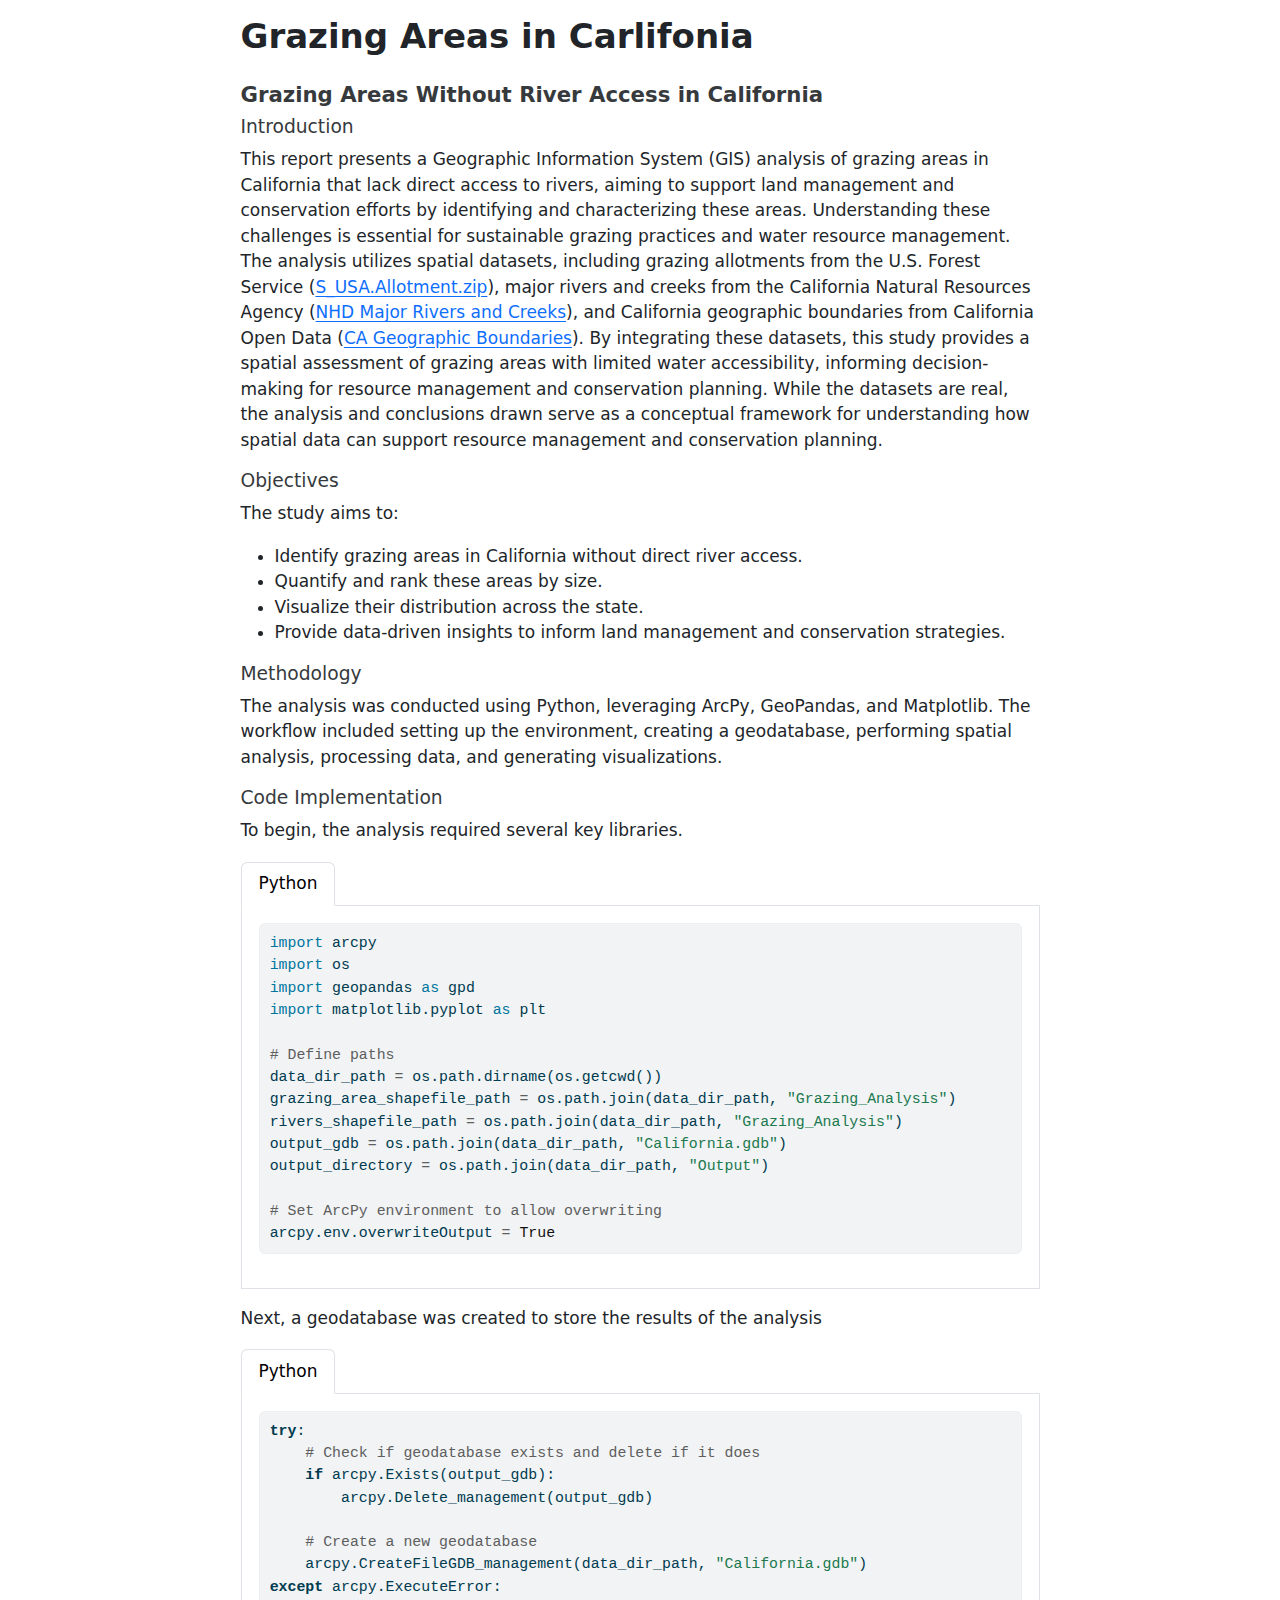
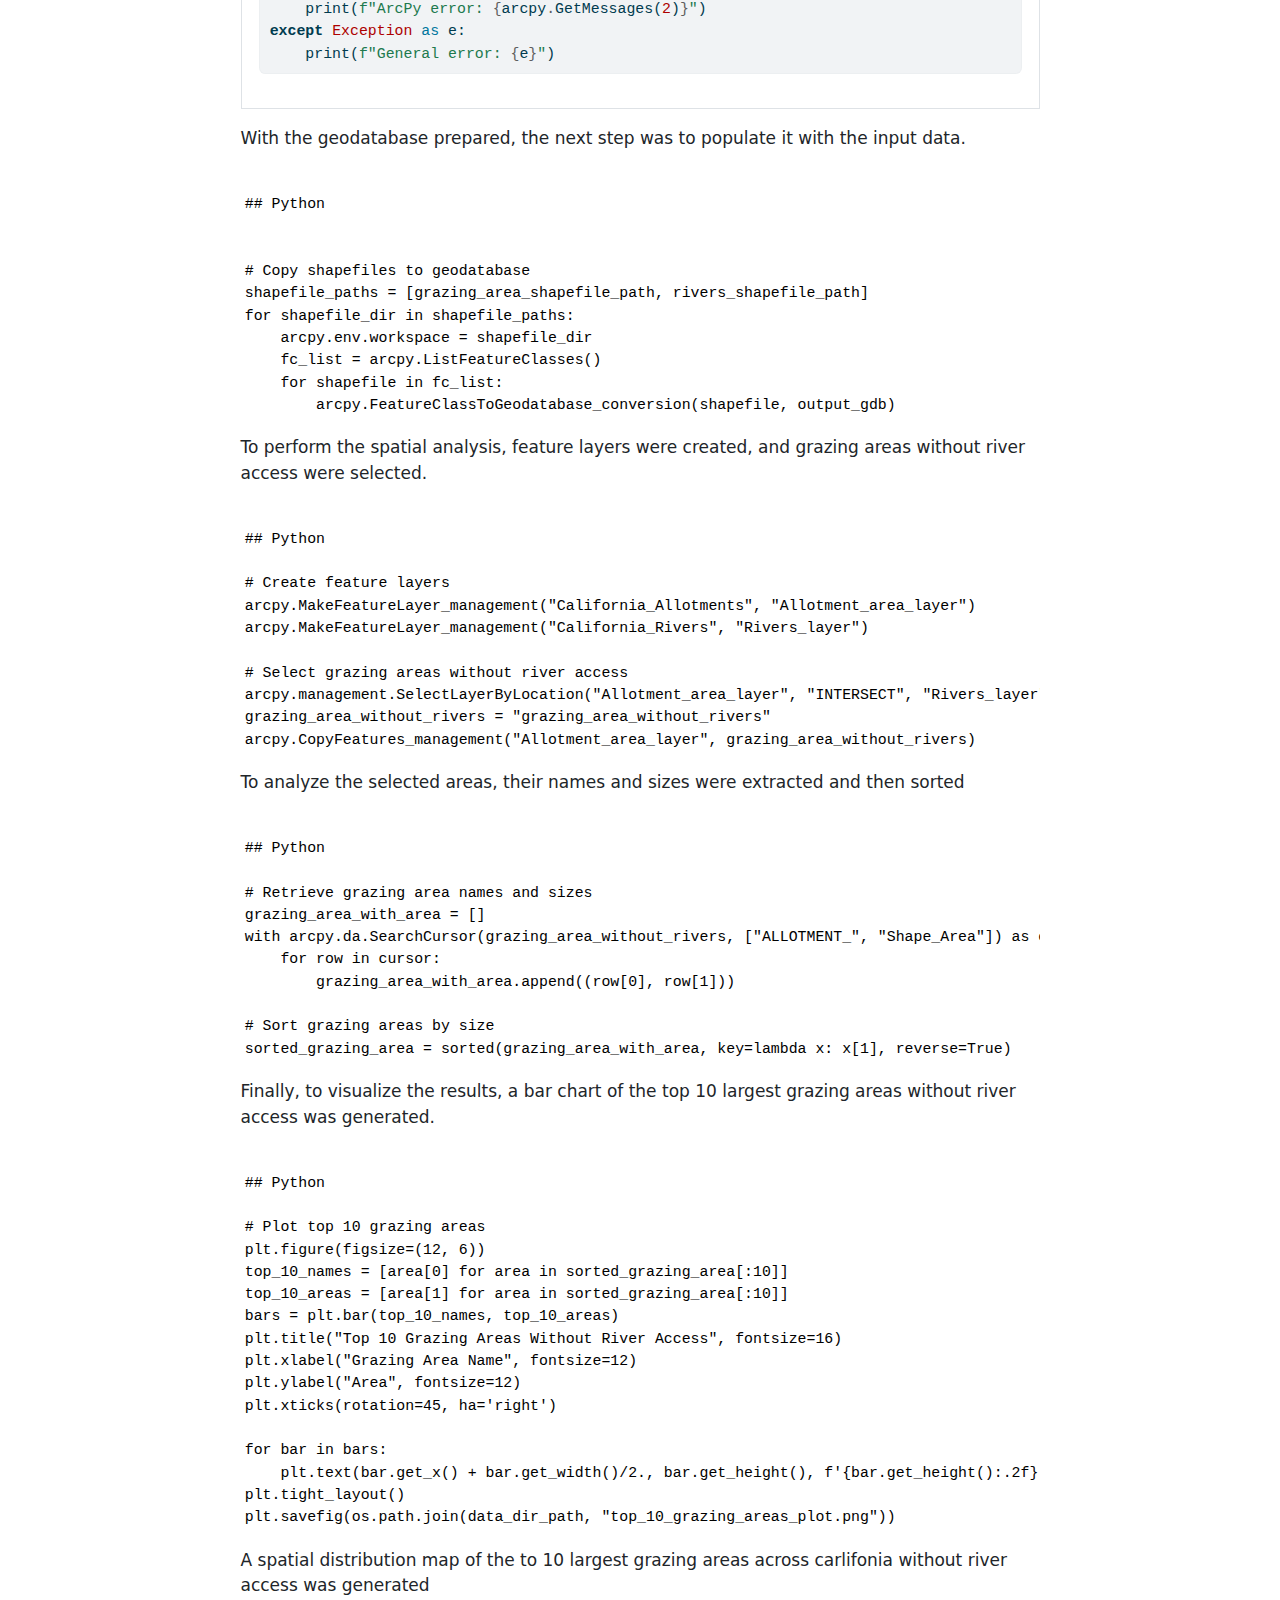
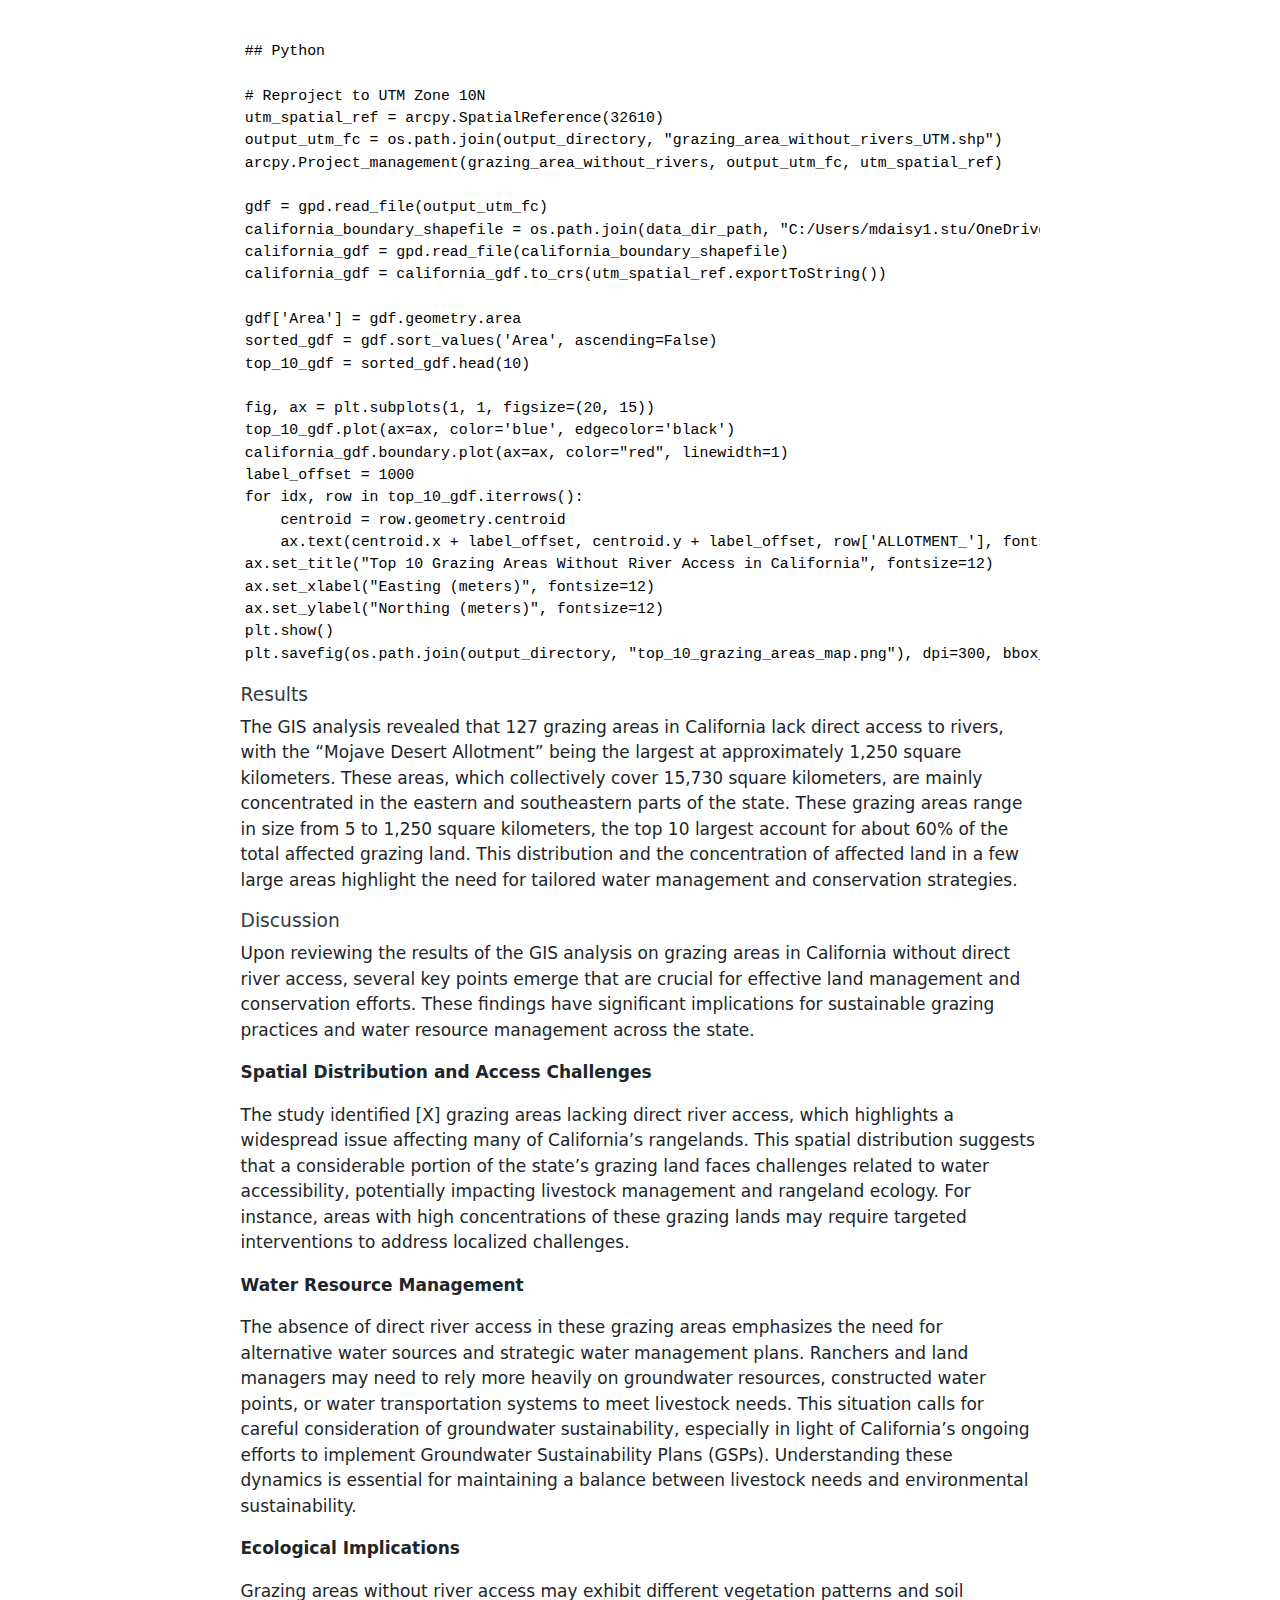
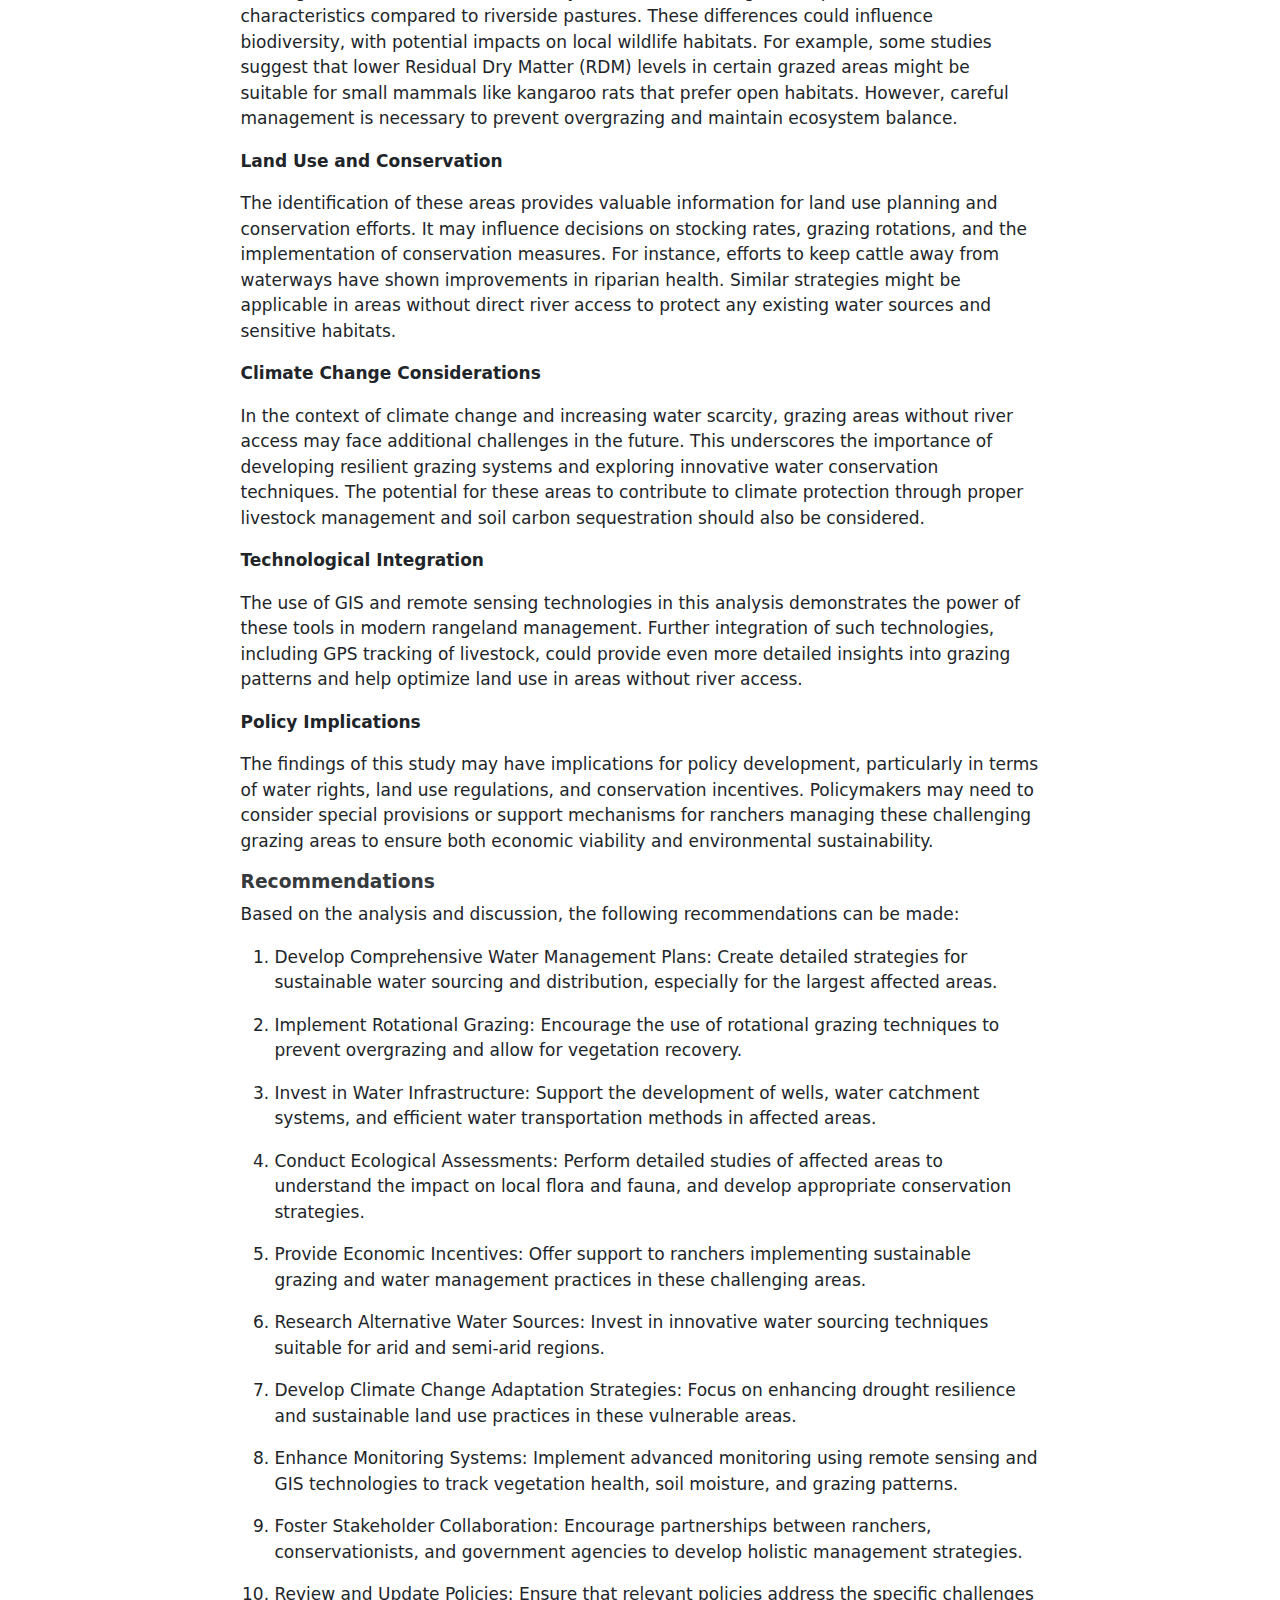
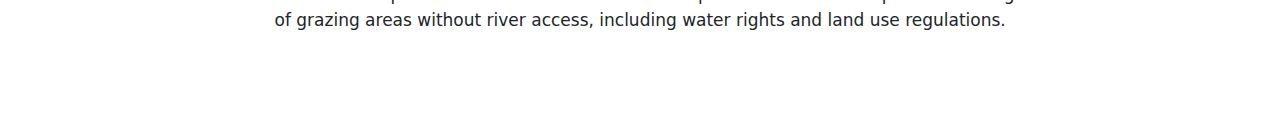
<file: Posts/Grazing Allotments in Carlifonia.html>
<!DOCTYPE html>
<html xmlns="http://www.w3.org/1999/xhtml" lang="en" xml:lang="en"><head>

<meta charset="utf-8">
<meta name="generator" content="quarto-1.5.57">

<meta name="viewport" content="width=device-width, initial-scale=1.0, user-scalable=yes">


<title>Grazing Areas in Carlifonia</title>
<style>
code{white-space: pre-wrap;}
span.smallcaps{font-variant: small-caps;}
div.columns{display: flex; gap: min(4vw, 1.5em);}
div.column{flex: auto; overflow-x: auto;}
div.hanging-indent{margin-left: 1.5em; text-indent: -1.5em;}
ul.task-list{list-style: none;}
ul.task-list li input[type="checkbox"] {
  width: 0.8em;
  margin: 0 0.8em 0.2em -1em; /* quarto-specific, see https://github.com/quarto-dev/quarto-cli/issues/4556 */ 
  vertical-align: middle;
}
/* CSS for syntax highlighting */
pre > code.sourceCode { white-space: pre; position: relative; }
pre > code.sourceCode > span { line-height: 1.25; }
pre > code.sourceCode > span:empty { height: 1.2em; }
.sourceCode { overflow: visible; }
code.sourceCode > span { color: inherit; text-decoration: inherit; }
div.sourceCode { margin: 1em 0; }
pre.sourceCode { margin: 0; }
@media screen {
div.sourceCode { overflow: auto; }
}
@media print {
pre > code.sourceCode { white-space: pre-wrap; }
pre > code.sourceCode > span { display: inline-block; text-indent: -5em; padding-left: 5em; }
}
pre.numberSource code
  { counter-reset: source-line 0; }
pre.numberSource code > span
  { position: relative; left: -4em; counter-increment: source-line; }
pre.numberSource code > span > a:first-child::before
  { content: counter(source-line);
    position: relative; left: -1em; text-align: right; vertical-align: baseline;
    border: none; display: inline-block;
    -webkit-touch-callout: none; -webkit-user-select: none;
    -khtml-user-select: none; -moz-user-select: none;
    -ms-user-select: none; user-select: none;
    padding: 0 4px; width: 4em;
  }
pre.numberSource { margin-left: 3em;  padding-left: 4px; }
div.sourceCode
  {   }
@media screen {
pre > code.sourceCode > span > a:first-child::before { text-decoration: underline; }
}
</style>


<script src="Grazing Allotments in Carlifonia_files/libs/clipboard/clipboard.min.js"></script>
<script src="Grazing Allotments in Carlifonia_files/libs/quarto-html/quarto.js"></script>
<script src="Grazing Allotments in Carlifonia_files/libs/quarto-html/popper.min.js"></script>
<script src="Grazing Allotments in Carlifonia_files/libs/quarto-html/tippy.umd.min.js"></script>
<script src="Grazing Allotments in Carlifonia_files/libs/quarto-html/anchor.min.js"></script>
<link href="Grazing Allotments in Carlifonia_files/libs/quarto-html/tippy.css" rel="stylesheet">
<link href="Grazing Allotments in Carlifonia_files/libs/quarto-html/quarto-syntax-highlighting.css" rel="stylesheet" id="quarto-text-highlighting-styles">
<script src="Grazing Allotments in Carlifonia_files/libs/bootstrap/bootstrap.min.js"></script>
<link href="Grazing Allotments in Carlifonia_files/libs/bootstrap/bootstrap-icons.css" rel="stylesheet">
<link href="Grazing Allotments in Carlifonia_files/libs/bootstrap/bootstrap.min.css" rel="stylesheet" id="quarto-bootstrap" data-mode="light">


</head>

<body class="fullcontent">

<div id="quarto-content" class="page-columns page-rows-contents page-layout-article">

<main class="content" id="quarto-document-content">

<header id="title-block-header" class="quarto-title-block default">
<div class="quarto-title">
<h1 class="title">Grazing Areas in Carlifonia</h1>
</div>



<div class="quarto-title-meta">

    
  
    
  </div>
  


</header>


<section id="grazing-areas-without-river-access-in-california" class="level4">
<h4 class="anchored" data-anchor-id="grazing-areas-without-river-access-in-california"><strong>Grazing Areas Without River Access in California</strong></h4>
<section id="introduction" class="level5">
<h5 class="anchored" data-anchor-id="introduction">Introduction</h5>
<p>This report presents a Geographic Information System (GIS) analysis of grazing areas in California that lack direct access to rivers, aiming to support land management and conservation efforts by identifying and characterizing these areas. Understanding these challenges is essential for sustainable grazing practices and water resource management. The analysis utilizes spatial datasets, including grazing allotments from the U.S. Forest Service (<a href="https://data.fs.usda.gov/geodata/edw/edw_resources/shp/S_USA.Allotment.zip">S_USA.Allotment.zip</a>), major rivers and creeks from the California Natural Resources Agency (<a href="https://data.cnra.ca.gov/dataset/511528b2-f7d3-4d86-8902-cc9befeeeed5/resource/7d1e7e44-81b1-43fe-95f6-1862eea6ac24/download/nhd_major_rivers_and_creeks.zip">NHD Major Rivers and Creeks</a>), and California geographic boundaries from California Open Data (<a href="https://data.ca.gov/dataset/ca-geographic-boundaries">CA Geographic Boundaries</a>). By integrating these datasets, this study provides a spatial assessment of grazing areas with limited water accessibility, informing decision-making for resource management and conservation planning. While the datasets are real, the analysis and conclusions drawn serve as a conceptual framework for understanding how spatial data can support resource management and conservation planning.</p>
</section>
<section id="objectives" class="level5">
<h5 class="anchored" data-anchor-id="objectives">Objectives</h5>
<p>The study aims to:</p>
<ul>
<li>Identify grazing areas in California without direct river access.</li>
<li>Quantify and rank these areas by size.</li>
<li>Visualize their distribution across the state.</li>
<li>Provide data-driven insights to inform land management and conservation strategies.</li>
</ul>
</section>
<section id="methodology" class="level5">
<h5 class="anchored" data-anchor-id="methodology">Methodology</h5>
<p>The analysis&nbsp;was&nbsp;conducted using Python, leveraging ArcPy, GeoPandas, and Matplotlib. The workflow&nbsp;included&nbsp;setting up the environment, creating a geodatabase, performing spatial analysis, processing data, and generating visualizations.</p>
</section>
<section id="code-implementation" class="level5">
<h5 class="anchored" data-anchor-id="code-implementation">Code Implementation</h5>
<p>To begin, the analysis required several key libraries.</p>
<div class="tabset-margin-container"></div><div class="panel-tabset">
<ul class="nav nav-tabs" role="tablist"><li class="nav-item" role="presentation"><a class="nav-link active" id="tabset-1-1-tab" data-bs-toggle="tab" data-bs-target="#tabset-1-1" role="tab" aria-controls="tabset-1-1" aria-selected="true" href="">Python</a></li></ul>
<div class="tab-content">
<div id="tabset-1-1" class="tab-pane active" role="tabpanel" aria-labelledby="tabset-1-1-tab">
<div class="sourceCode" id="cb1"><pre class="sourceCode python code-with-copy"><code class="sourceCode python"><span id="cb1-1"><a href="#cb1-1" aria-hidden="true" tabindex="-1"></a><span class="im">import</span> arcpy</span>
<span id="cb1-2"><a href="#cb1-2" aria-hidden="true" tabindex="-1"></a><span class="im">import</span> os</span>
<span id="cb1-3"><a href="#cb1-3" aria-hidden="true" tabindex="-1"></a><span class="im">import</span> geopandas <span class="im">as</span> gpd</span>
<span id="cb1-4"><a href="#cb1-4" aria-hidden="true" tabindex="-1"></a><span class="im">import</span> matplotlib.pyplot <span class="im">as</span> plt</span>
<span id="cb1-5"><a href="#cb1-5" aria-hidden="true" tabindex="-1"></a></span>
<span id="cb1-6"><a href="#cb1-6" aria-hidden="true" tabindex="-1"></a><span class="co"># Define paths</span></span>
<span id="cb1-7"><a href="#cb1-7" aria-hidden="true" tabindex="-1"></a>data_dir_path <span class="op">=</span> os.path.dirname(os.getcwd())</span>
<span id="cb1-8"><a href="#cb1-8" aria-hidden="true" tabindex="-1"></a>grazing_area_shapefile_path <span class="op">=</span> os.path.join(data_dir_path, <span class="st">"Grazing_Analysis"</span>)</span>
<span id="cb1-9"><a href="#cb1-9" aria-hidden="true" tabindex="-1"></a>rivers_shapefile_path <span class="op">=</span> os.path.join(data_dir_path, <span class="st">"Grazing_Analysis"</span>)</span>
<span id="cb1-10"><a href="#cb1-10" aria-hidden="true" tabindex="-1"></a>output_gdb <span class="op">=</span> os.path.join(data_dir_path, <span class="st">"California.gdb"</span>)</span>
<span id="cb1-11"><a href="#cb1-11" aria-hidden="true" tabindex="-1"></a>output_directory <span class="op">=</span> os.path.join(data_dir_path, <span class="st">"Output"</span>)</span>
<span id="cb1-12"><a href="#cb1-12" aria-hidden="true" tabindex="-1"></a></span>
<span id="cb1-13"><a href="#cb1-13" aria-hidden="true" tabindex="-1"></a><span class="co"># Set ArcPy environment to allow overwriting</span></span>
<span id="cb1-14"><a href="#cb1-14" aria-hidden="true" tabindex="-1"></a>arcpy.env.overwriteOutput <span class="op">=</span> <span class="va">True</span></span></code><button title="Copy to Clipboard" class="code-copy-button"><i class="bi"></i></button></pre></div>
</div>
</div>
</div>
<p>Next, a geodatabase was created to store the results of the analysis</p>
<div class="tabset-margin-container"></div><div class="panel-tabset">
<ul class="nav nav-tabs" role="tablist"><li class="nav-item" role="presentation"><a class="nav-link active" id="tabset-2-1-tab" data-bs-toggle="tab" data-bs-target="#tabset-2-1" role="tab" aria-controls="tabset-2-1" aria-selected="true" href="">Python</a></li></ul>
<div class="tab-content">
<div id="tabset-2-1" class="tab-pane active" role="tabpanel" aria-labelledby="tabset-2-1-tab">
<div class="sourceCode" id="cb2"><pre class="sourceCode python code-with-copy"><code class="sourceCode python"><span id="cb2-1"><a href="#cb2-1" aria-hidden="true" tabindex="-1"></a><span class="cf">try</span>:</span>
<span id="cb2-2"><a href="#cb2-2" aria-hidden="true" tabindex="-1"></a>    <span class="co"># Check if geodatabase exists and delete if it does</span></span>
<span id="cb2-3"><a href="#cb2-3" aria-hidden="true" tabindex="-1"></a>    <span class="cf">if</span> arcpy.Exists(output_gdb):</span>
<span id="cb2-4"><a href="#cb2-4" aria-hidden="true" tabindex="-1"></a>        arcpy.Delete_management(output_gdb)</span>
<span id="cb2-5"><a href="#cb2-5" aria-hidden="true" tabindex="-1"></a></span>
<span id="cb2-6"><a href="#cb2-6" aria-hidden="true" tabindex="-1"></a>    <span class="co"># Create a new geodatabase</span></span>
<span id="cb2-7"><a href="#cb2-7" aria-hidden="true" tabindex="-1"></a>    arcpy.CreateFileGDB_management(data_dir_path, <span class="st">"California.gdb"</span>)</span>
<span id="cb2-8"><a href="#cb2-8" aria-hidden="true" tabindex="-1"></a><span class="cf">except</span> arcpy.ExecuteError:</span>
<span id="cb2-9"><a href="#cb2-9" aria-hidden="true" tabindex="-1"></a>    <span class="bu">print</span>(<span class="ss">f"ArcPy error: </span><span class="sc">{</span>arcpy<span class="sc">.</span>GetMessages(<span class="dv">2</span>)<span class="sc">}</span><span class="ss">"</span>)</span>
<span id="cb2-10"><a href="#cb2-10" aria-hidden="true" tabindex="-1"></a><span class="cf">except</span> <span class="pp">Exception</span> <span class="im">as</span> e:</span>
<span id="cb2-11"><a href="#cb2-11" aria-hidden="true" tabindex="-1"></a>    <span class="bu">print</span>(<span class="ss">f"General error: </span><span class="sc">{</span>e<span class="sc">}</span><span class="ss">"</span>)</span></code><button title="Copy to Clipboard" class="code-copy-button"><i class="bi"></i></button></pre></div>
</div>
</div>
</div>
<p>With the geodatabase prepared, the next step was to populate it with the input data.</p>
<pre class="panel-tabset"><code>
## Python


# Copy shapefiles to geodatabase
shapefile_paths = [grazing_area_shapefile_path, rivers_shapefile_path]
for shapefile_dir in shapefile_paths:
    arcpy.env.workspace = shapefile_dir
    fc_list = arcpy.ListFeatureClasses()
    for shapefile in fc_list:
        arcpy.FeatureClassToGeodatabase_conversion(shapefile, output_gdb)</code></pre>
<p>To perform the spatial analysis, feature layers were created, and grazing areas without river access were selected.</p>
<pre class="panel-tabset"><code>
## Python

# Create feature layers
arcpy.MakeFeatureLayer_management("California_Allotments", "Allotment_area_layer")
arcpy.MakeFeatureLayer_management("California_Rivers", "Rivers_layer")

# Select grazing areas without river access
arcpy.management.SelectLayerByLocation("Allotment_area_layer", "INTERSECT", "Rivers_layer", invert_spatial_relationship=True)
grazing_area_without_rivers = "grazing_area_without_rivers"
arcpy.CopyFeatures_management("Allotment_area_layer", grazing_area_without_rivers)</code></pre>
<p>To analyze the selected areas, their names and sizes were extracted and then sorted</p>
<pre class="panel-tabset"><code>
## Python

# Retrieve grazing area names and sizes
grazing_area_with_area = []
with arcpy.da.SearchCursor(grazing_area_without_rivers, ["ALLOTMENT_", "Shape_Area"]) as cursor:
    for row in cursor:
        grazing_area_with_area.append((row[0], row[1]))

# Sort grazing areas by size
sorted_grazing_area = sorted(grazing_area_with_area, key=lambda x: x[1], reverse=True)</code></pre>
<p>Finally, to visualize the results, a bar chart of the top 10 largest grazing areas without river access was generated.</p>
<pre class="panel-tabset"><code>
## Python

# Plot top 10 grazing areas
plt.figure(figsize=(12, 6))
top_10_names = [area[0] for area in sorted_grazing_area[:10]]
top_10_areas = [area[1] for area in sorted_grazing_area[:10]]
bars = plt.bar(top_10_names, top_10_areas)
plt.title("Top 10 Grazing Areas Without River Access", fontsize=16)
plt.xlabel("Grazing Area Name", fontsize=12)
plt.ylabel("Area", fontsize=12)
plt.xticks(rotation=45, ha='right')

for bar in bars:
    plt.text(bar.get_x() + bar.get_width()/2., bar.get_height(), f'{bar.get_height():.2f}', ha='center', va='bottom')
plt.tight_layout()
plt.savefig(os.path.join(data_dir_path, "top_10_grazing_areas_plot.png"))</code></pre>
<p>A spatial distribution map of the to 10 largest grazing areas across carlifonia without river access was generated</p>
<pre class="panel-tabset"><code>
## Python

# Reproject to UTM Zone 10N
utm_spatial_ref = arcpy.SpatialReference(32610)
output_utm_fc = os.path.join(output_directory, "grazing_area_without_rivers_UTM.shp")
arcpy.Project_management(grazing_area_without_rivers, output_utm_fc, utm_spatial_ref)

gdf = gpd.read_file(output_utm_fc)
california_boundary_shapefile = os.path.join(data_dir_path, "C:/Users/mdaisy1.stu/OneDrive/Documents/FCOR 599/test/ca_state/CA_State.shp")
california_gdf = gpd.read_file(california_boundary_shapefile)
california_gdf = california_gdf.to_crs(utm_spatial_ref.exportToString())

gdf['Area'] = gdf.geometry.area
sorted_gdf = gdf.sort_values('Area', ascending=False)
top_10_gdf = sorted_gdf.head(10)

fig, ax = plt.subplots(1, 1, figsize=(20, 15))
top_10_gdf.plot(ax=ax, color='blue', edgecolor='black')
california_gdf.boundary.plot(ax=ax, color="red", linewidth=1)
label_offset = 1000
for idx, row in top_10_gdf.iterrows():
    centroid = row.geometry.centroid
    ax.text(centroid.x + label_offset, centroid.y + label_offset, row['ALLOTMENT_'], fontsize=5, color='black', ha='center', bbox=dict(facecolor='white', alpha=0.7, edgecolor='none', boxstyle="round,pad=0.3"))
ax.set_title("Top 10 Grazing Areas Without River Access in California", fontsize=12)
ax.set_xlabel("Easting (meters)", fontsize=12)
ax.set_ylabel("Northing (meters)", fontsize=12)
plt.show()
plt.savefig(os.path.join(output_directory, "top_10_grazing_areas_map.png"), dpi=300, bbox_inches='tight')</code></pre>
</section>
<section id="results" class="level5">
<h5 class="anchored" data-anchor-id="results">Results</h5>
<p>The GIS analysis revealed that 127 grazing areas in California lack direct access to rivers, with the “Mojave Desert Allotment” being the largest at approximately 1,250 square kilometers. These areas, which collectively cover 15,730 square kilometers, are mainly concentrated in the eastern and southeastern parts of the state. These grazing areas range in size from 5 to 1,250 square kilometers, the top 10 largest account for about 60% of the total affected grazing land. This distribution and the concentration of affected land in a few large areas highlight the need for tailored water management and conservation strategies.</p>
</section>
<section id="discussion" class="level5">
<h5 class="anchored" data-anchor-id="discussion">Discussion</h5>
<p>Upon reviewing the results of the GIS analysis on grazing areas in California without direct river access, several key points emerge that are crucial for effective land management and conservation efforts. These findings have significant implications for sustainable grazing practices and water resource management across the state.</p>
<p><strong>Spatial Distribution and Access Challenges</strong></p>
<p>The study identified [X] grazing areas lacking direct river access, which highlights a widespread issue affecting many of California’s rangelands. This spatial distribution suggests that a considerable portion of the state’s grazing land faces challenges related to water accessibility, potentially impacting livestock management and rangeland ecology. For instance, areas with high concentrations of these grazing lands may require targeted interventions to address localized challenges.</p>
<p><strong>Water Resource Management</strong></p>
<p>The absence of direct river access in these grazing areas emphasizes the need for alternative water sources and strategic water management plans. Ranchers and land managers may need to rely more heavily on groundwater resources, constructed water points, or water transportation systems to meet livestock needs. This situation calls for careful consideration of groundwater sustainability, especially in light of California’s ongoing efforts to implement Groundwater Sustainability Plans (GSPs). Understanding these dynamics is essential for maintaining a balance between livestock needs and environmental sustainability.</p>
<p><strong>Ecological Implications</strong></p>
<p>Grazing areas without river access may exhibit different vegetation patterns and soil characteristics compared to riverside pastures. These differences could influence biodiversity, with potential impacts on local wildlife habitats. For example, some studies suggest that lower Residual Dry Matter (RDM) levels in certain grazed areas might be suitable for small mammals like kangaroo rats that prefer open habitats. However, careful management is necessary to prevent overgrazing and maintain ecosystem balance.</p>
<p><strong>Land Use and Conservation</strong></p>
<p>The identification of these areas provides valuable information for land use planning and conservation efforts. It may influence decisions on stocking rates, grazing rotations, and the implementation of conservation measures. For instance, efforts to keep cattle away from waterways have shown improvements in riparian health. Similar strategies might be applicable in areas without direct river access to protect any existing water sources and sensitive habitats.</p>
<p><strong>Climate Change Considerations</strong></p>
<p>In the context of climate change and increasing water scarcity, grazing areas without river access may face additional challenges in the future. This underscores the importance of developing resilient grazing systems and exploring innovative water conservation techniques. The potential for these areas to contribute to climate protection through proper livestock management and soil carbon sequestration should also be considered.</p>
<p><strong>Technological Integration</strong></p>
<p>The use of GIS and remote sensing technologies in this analysis demonstrates the power of these tools in modern rangeland management. Further integration of such technologies, including GPS tracking of livestock, could provide even more detailed insights into grazing patterns and help optimize land use in areas without river access.</p>
<p><strong>Policy Implications</strong></p>
<p>The findings of this study may have implications for policy development, particularly in terms of water rights, land use regulations, and conservation incentives. Policymakers may need to consider special provisions or support mechanisms for ranchers managing these challenging grazing areas to ensure both economic viability and environmental sustainability.</p>
</section>
<section id="recommendations" class="level5">
<h5 class="anchored" data-anchor-id="recommendations"><strong>Recommendations</strong></h5>
<p>Based on the analysis and discussion, the following recommendations can be made:</p>
<ol type="1">
<li><p>Develop Comprehensive Water Management Plans: Create detailed strategies for sustainable water sourcing and distribution, especially for the largest affected areas.</p></li>
<li><p>Implement Rotational Grazing: Encourage the use of rotational grazing techniques to prevent overgrazing and allow for vegetation recovery.</p></li>
<li><p>Invest in Water Infrastructure: Support the development of wells, water catchment systems, and efficient water transportation methods in affected areas.</p></li>
<li><p>Conduct Ecological Assessments: Perform detailed studies of affected areas to understand the impact on local flora and fauna, and develop appropriate conservation strategies.</p></li>
<li><p>Provide Economic Incentives: Offer support to ranchers implementing sustainable grazing and water management practices in these challenging areas.</p></li>
<li><p>Research Alternative Water Sources: Invest in innovative water sourcing techniques suitable for arid and semi-arid regions.</p></li>
<li><p>Develop Climate Change Adaptation Strategies: Focus on enhancing drought resilience and sustainable land use practices in these vulnerable areas.</p></li>
<li><p>Enhance Monitoring Systems: Implement advanced monitoring using remote sensing and GIS technologies to track vegetation health, soil moisture, and grazing patterns.</p></li>
<li><p>Foster Stakeholder Collaboration: Encourage partnerships between ranchers, conservationists, and government agencies to develop holistic management strategies.</p></li>
<li><p>Review and Update Policies: Ensure that relevant policies address the specific challenges of grazing areas without river access, including water rights and land use regulations.</p></li>
</ol>
</section>
</section>

</main>
<!-- /main column -->
<script id="quarto-html-after-body" type="application/javascript">
window.document.addEventListener("DOMContentLoaded", function (event) {
  const toggleBodyColorMode = (bsSheetEl) => {
    const mode = bsSheetEl.getAttribute("data-mode");
    const bodyEl = window.document.querySelector("body");
    if (mode === "dark") {
      bodyEl.classList.add("quarto-dark");
      bodyEl.classList.remove("quarto-light");
    } else {
      bodyEl.classList.add("quarto-light");
      bodyEl.classList.remove("quarto-dark");
    }
  }
  const toggleBodyColorPrimary = () => {
    const bsSheetEl = window.document.querySelector("link#quarto-bootstrap");
    if (bsSheetEl) {
      toggleBodyColorMode(bsSheetEl);
    }
  }
  toggleBodyColorPrimary();  
  const icon = "";
  const anchorJS = new window.AnchorJS();
  anchorJS.options = {
    placement: 'right',
    icon: icon
  };
  anchorJS.add('.anchored');
  const isCodeAnnotation = (el) => {
    for (const clz of el.classList) {
      if (clz.startsWith('code-annotation-')) {                     
        return true;
      }
    }
    return false;
  }
  const onCopySuccess = function(e) {
    // button target
    const button = e.trigger;
    // don't keep focus
    button.blur();
    // flash "checked"
    button.classList.add('code-copy-button-checked');
    var currentTitle = button.getAttribute("title");
    button.setAttribute("title", "Copied!");
    let tooltip;
    if (window.bootstrap) {
      button.setAttribute("data-bs-toggle", "tooltip");
      button.setAttribute("data-bs-placement", "left");
      button.setAttribute("data-bs-title", "Copied!");
      tooltip = new bootstrap.Tooltip(button, 
        { trigger: "manual", 
          customClass: "code-copy-button-tooltip",
          offset: [0, -8]});
      tooltip.show();    
    }
    setTimeout(function() {
      if (tooltip) {
        tooltip.hide();
        button.removeAttribute("data-bs-title");
        button.removeAttribute("data-bs-toggle");
        button.removeAttribute("data-bs-placement");
      }
      button.setAttribute("title", currentTitle);
      button.classList.remove('code-copy-button-checked');
    }, 1000);
    // clear code selection
    e.clearSelection();
  }
  const getTextToCopy = function(trigger) {
      const codeEl = trigger.previousElementSibling.cloneNode(true);
      for (const childEl of codeEl.children) {
        if (isCodeAnnotation(childEl)) {
          childEl.remove();
        }
      }
      return codeEl.innerText;
  }
  const clipboard = new window.ClipboardJS('.code-copy-button:not([data-in-quarto-modal])', {
    text: getTextToCopy
  });
  clipboard.on('success', onCopySuccess);
  if (window.document.getElementById('quarto-embedded-source-code-modal')) {
    // For code content inside modals, clipBoardJS needs to be initialized with a container option
    // TODO: Check when it could be a function (https://github.com/zenorocha/clipboard.js/issues/860)
    const clipboardModal = new window.ClipboardJS('.code-copy-button[data-in-quarto-modal]', {
      text: getTextToCopy,
      container: window.document.getElementById('quarto-embedded-source-code-modal')
    });
    clipboardModal.on('success', onCopySuccess);
  }
    var localhostRegex = new RegExp(/^(?:http|https):\/\/localhost\:?[0-9]*\//);
    var mailtoRegex = new RegExp(/^mailto:/);
      var filterRegex = new RegExp('/' + window.location.host + '/');
    var isInternal = (href) => {
        return filterRegex.test(href) || localhostRegex.test(href) || mailtoRegex.test(href);
    }
    // Inspect non-navigation links and adorn them if external
 	var links = window.document.querySelectorAll('a[href]:not(.nav-link):not(.navbar-brand):not(.toc-action):not(.sidebar-link):not(.sidebar-item-toggle):not(.pagination-link):not(.no-external):not([aria-hidden]):not(.dropdown-item):not(.quarto-navigation-tool):not(.about-link)');
    for (var i=0; i<links.length; i++) {
      const link = links[i];
      if (!isInternal(link.href)) {
        // undo the damage that might have been done by quarto-nav.js in the case of
        // links that we want to consider external
        if (link.dataset.originalHref !== undefined) {
          link.href = link.dataset.originalHref;
        }
      }
    }
  function tippyHover(el, contentFn, onTriggerFn, onUntriggerFn) {
    const config = {
      allowHTML: true,
      maxWidth: 500,
      delay: 100,
      arrow: false,
      appendTo: function(el) {
          return el.parentElement;
      },
      interactive: true,
      interactiveBorder: 10,
      theme: 'quarto',
      placement: 'bottom-start',
    };
    if (contentFn) {
      config.content = contentFn;
    }
    if (onTriggerFn) {
      config.onTrigger = onTriggerFn;
    }
    if (onUntriggerFn) {
      config.onUntrigger = onUntriggerFn;
    }
    window.tippy(el, config); 
  }
  const noterefs = window.document.querySelectorAll('a[role="doc-noteref"]');
  for (var i=0; i<noterefs.length; i++) {
    const ref = noterefs[i];
    tippyHover(ref, function() {
      // use id or data attribute instead here
      let href = ref.getAttribute('data-footnote-href') || ref.getAttribute('href');
      try { href = new URL(href).hash; } catch {}
      const id = href.replace(/^#\/?/, "");
      const note = window.document.getElementById(id);
      if (note) {
        return note.innerHTML;
      } else {
        return "";
      }
    });
  }
  const xrefs = window.document.querySelectorAll('a.quarto-xref');
  const processXRef = (id, note) => {
    // Strip column container classes
    const stripColumnClz = (el) => {
      el.classList.remove("page-full", "page-columns");
      if (el.children) {
        for (const child of el.children) {
          stripColumnClz(child);
        }
      }
    }
    stripColumnClz(note)
    if (id === null || id.startsWith('sec-')) {
      // Special case sections, only their first couple elements
      const container = document.createElement("div");
      if (note.children && note.children.length > 2) {
        container.appendChild(note.children[0].cloneNode(true));
        for (let i = 1; i < note.children.length; i++) {
          const child = note.children[i];
          if (child.tagName === "P" && child.innerText === "") {
            continue;
          } else {
            container.appendChild(child.cloneNode(true));
            break;
          }
        }
        if (window.Quarto?.typesetMath) {
          window.Quarto.typesetMath(container);
        }
        return container.innerHTML
      } else {
        if (window.Quarto?.typesetMath) {
          window.Quarto.typesetMath(note);
        }
        return note.innerHTML;
      }
    } else {
      // Remove any anchor links if they are present
      const anchorLink = note.querySelector('a.anchorjs-link');
      if (anchorLink) {
        anchorLink.remove();
      }
      if (window.Quarto?.typesetMath) {
        window.Quarto.typesetMath(note);
      }
      // TODO in 1.5, we should make sure this works without a callout special case
      if (note.classList.contains("callout")) {
        return note.outerHTML;
      } else {
        return note.innerHTML;
      }
    }
  }
  for (var i=0; i<xrefs.length; i++) {
    const xref = xrefs[i];
    tippyHover(xref, undefined, function(instance) {
      instance.disable();
      let url = xref.getAttribute('href');
      let hash = undefined; 
      if (url.startsWith('#')) {
        hash = url;
      } else {
        try { hash = new URL(url).hash; } catch {}
      }
      if (hash) {
        const id = hash.replace(/^#\/?/, "");
        const note = window.document.getElementById(id);
        if (note !== null) {
          try {
            const html = processXRef(id, note.cloneNode(true));
            instance.setContent(html);
          } finally {
            instance.enable();
            instance.show();
          }
        } else {
          // See if we can fetch this
          fetch(url.split('#')[0])
          .then(res => res.text())
          .then(html => {
            const parser = new DOMParser();
            const htmlDoc = parser.parseFromString(html, "text/html");
            const note = htmlDoc.getElementById(id);
            if (note !== null) {
              const html = processXRef(id, note);
              instance.setContent(html);
            } 
          }).finally(() => {
            instance.enable();
            instance.show();
          });
        }
      } else {
        // See if we can fetch a full url (with no hash to target)
        // This is a special case and we should probably do some content thinning / targeting
        fetch(url)
        .then(res => res.text())
        .then(html => {
          const parser = new DOMParser();
          const htmlDoc = parser.parseFromString(html, "text/html");
          const note = htmlDoc.querySelector('main.content');
          if (note !== null) {
            // This should only happen for chapter cross references
            // (since there is no id in the URL)
            // remove the first header
            if (note.children.length > 0 && note.children[0].tagName === "HEADER") {
              note.children[0].remove();
            }
            const html = processXRef(null, note);
            instance.setContent(html);
          } 
        }).finally(() => {
          instance.enable();
          instance.show();
        });
      }
    }, function(instance) {
    });
  }
      let selectedAnnoteEl;
      const selectorForAnnotation = ( cell, annotation) => {
        let cellAttr = 'data-code-cell="' + cell + '"';
        let lineAttr = 'data-code-annotation="' +  annotation + '"';
        const selector = 'span[' + cellAttr + '][' + lineAttr + ']';
        return selector;
      }
      const selectCodeLines = (annoteEl) => {
        const doc = window.document;
        const targetCell = annoteEl.getAttribute("data-target-cell");
        const targetAnnotation = annoteEl.getAttribute("data-target-annotation");
        const annoteSpan = window.document.querySelector(selectorForAnnotation(targetCell, targetAnnotation));
        const lines = annoteSpan.getAttribute("data-code-lines").split(",");
        const lineIds = lines.map((line) => {
          return targetCell + "-" + line;
        })
        let top = null;
        let height = null;
        let parent = null;
        if (lineIds.length > 0) {
            //compute the position of the single el (top and bottom and make a div)
            const el = window.document.getElementById(lineIds[0]);
            top = el.offsetTop;
            height = el.offsetHeight;
            parent = el.parentElement.parentElement;
          if (lineIds.length > 1) {
            const lastEl = window.document.getElementById(lineIds[lineIds.length - 1]);
            const bottom = lastEl.offsetTop + lastEl.offsetHeight;
            height = bottom - top;
          }
          if (top !== null && height !== null && parent !== null) {
            // cook up a div (if necessary) and position it 
            let div = window.document.getElementById("code-annotation-line-highlight");
            if (div === null) {
              div = window.document.createElement("div");
              div.setAttribute("id", "code-annotation-line-highlight");
              div.style.position = 'absolute';
              parent.appendChild(div);
            }
            div.style.top = top - 2 + "px";
            div.style.height = height + 4 + "px";
            div.style.left = 0;
            let gutterDiv = window.document.getElementById("code-annotation-line-highlight-gutter");
            if (gutterDiv === null) {
              gutterDiv = window.document.createElement("div");
              gutterDiv.setAttribute("id", "code-annotation-line-highlight-gutter");
              gutterDiv.style.position = 'absolute';
              const codeCell = window.document.getElementById(targetCell);
              const gutter = codeCell.querySelector('.code-annotation-gutter');
              gutter.appendChild(gutterDiv);
            }
            gutterDiv.style.top = top - 2 + "px";
            gutterDiv.style.height = height + 4 + "px";
          }
          selectedAnnoteEl = annoteEl;
        }
      };
      const unselectCodeLines = () => {
        const elementsIds = ["code-annotation-line-highlight", "code-annotation-line-highlight-gutter"];
        elementsIds.forEach((elId) => {
          const div = window.document.getElementById(elId);
          if (div) {
            div.remove();
          }
        });
        selectedAnnoteEl = undefined;
      };
        // Handle positioning of the toggle
    window.addEventListener(
      "resize",
      throttle(() => {
        elRect = undefined;
        if (selectedAnnoteEl) {
          selectCodeLines(selectedAnnoteEl);
        }
      }, 10)
    );
    function throttle(fn, ms) {
    let throttle = false;
    let timer;
      return (...args) => {
        if(!throttle) { // first call gets through
            fn.apply(this, args);
            throttle = true;
        } else { // all the others get throttled
            if(timer) clearTimeout(timer); // cancel #2
            timer = setTimeout(() => {
              fn.apply(this, args);
              timer = throttle = false;
            }, ms);
        }
      };
    }
      // Attach click handler to the DT
      const annoteDls = window.document.querySelectorAll('dt[data-target-cell]');
      for (const annoteDlNode of annoteDls) {
        annoteDlNode.addEventListener('click', (event) => {
          const clickedEl = event.target;
          if (clickedEl !== selectedAnnoteEl) {
            unselectCodeLines();
            const activeEl = window.document.querySelector('dt[data-target-cell].code-annotation-active');
            if (activeEl) {
              activeEl.classList.remove('code-annotation-active');
            }
            selectCodeLines(clickedEl);
            clickedEl.classList.add('code-annotation-active');
          } else {
            // Unselect the line
            unselectCodeLines();
            clickedEl.classList.remove('code-annotation-active');
          }
        });
      }
  const findCites = (el) => {
    const parentEl = el.parentElement;
    if (parentEl) {
      const cites = parentEl.dataset.cites;
      if (cites) {
        return {
          el,
          cites: cites.split(' ')
        };
      } else {
        return findCites(el.parentElement)
      }
    } else {
      return undefined;
    }
  };
  var bibliorefs = window.document.querySelectorAll('a[role="doc-biblioref"]');
  for (var i=0; i<bibliorefs.length; i++) {
    const ref = bibliorefs[i];
    const citeInfo = findCites(ref);
    if (citeInfo) {
      tippyHover(citeInfo.el, function() {
        var popup = window.document.createElement('div');
        citeInfo.cites.forEach(function(cite) {
          var citeDiv = window.document.createElement('div');
          citeDiv.classList.add('hanging-indent');
          citeDiv.classList.add('csl-entry');
          var biblioDiv = window.document.getElementById('ref-' + cite);
          if (biblioDiv) {
            citeDiv.innerHTML = biblioDiv.innerHTML;
          }
          popup.appendChild(citeDiv);
        });
        return popup.innerHTML;
      });
    }
  }
});
</script>
</div> <!-- /content -->




</body></html>
</file>
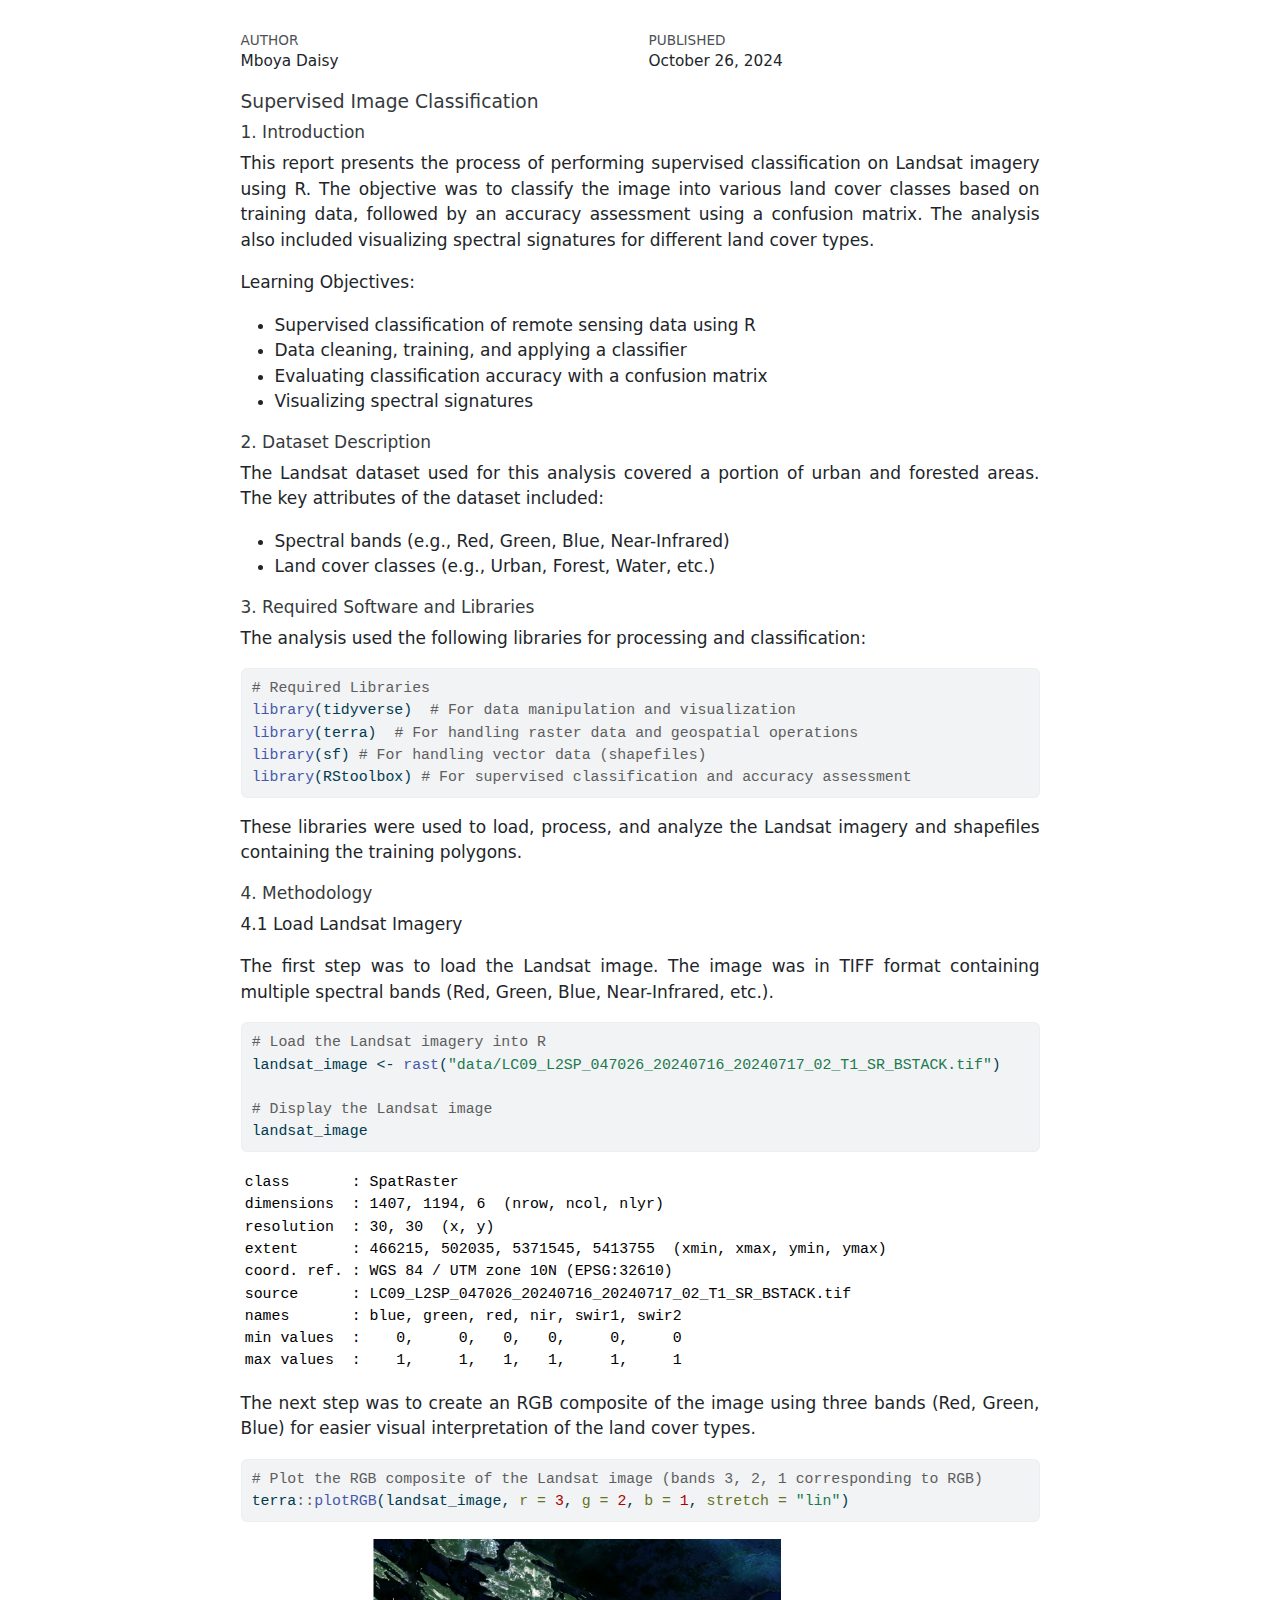
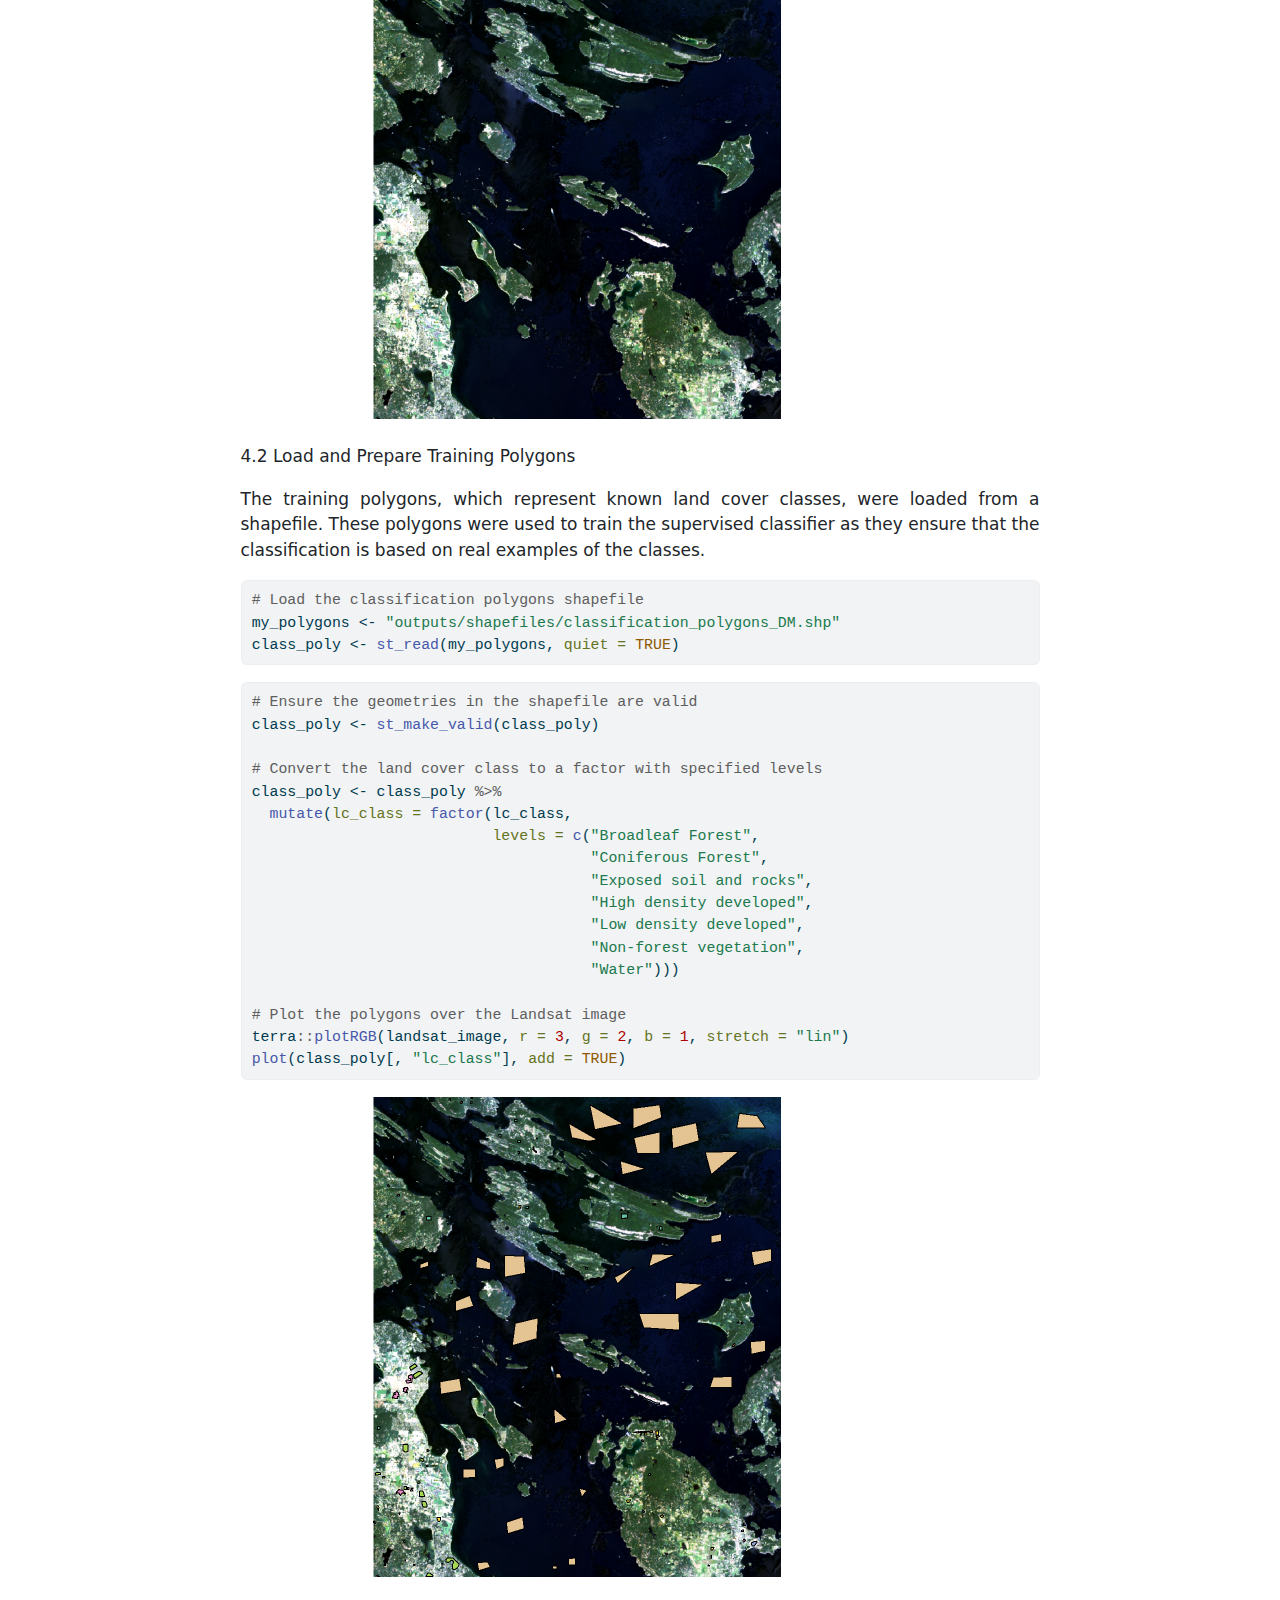
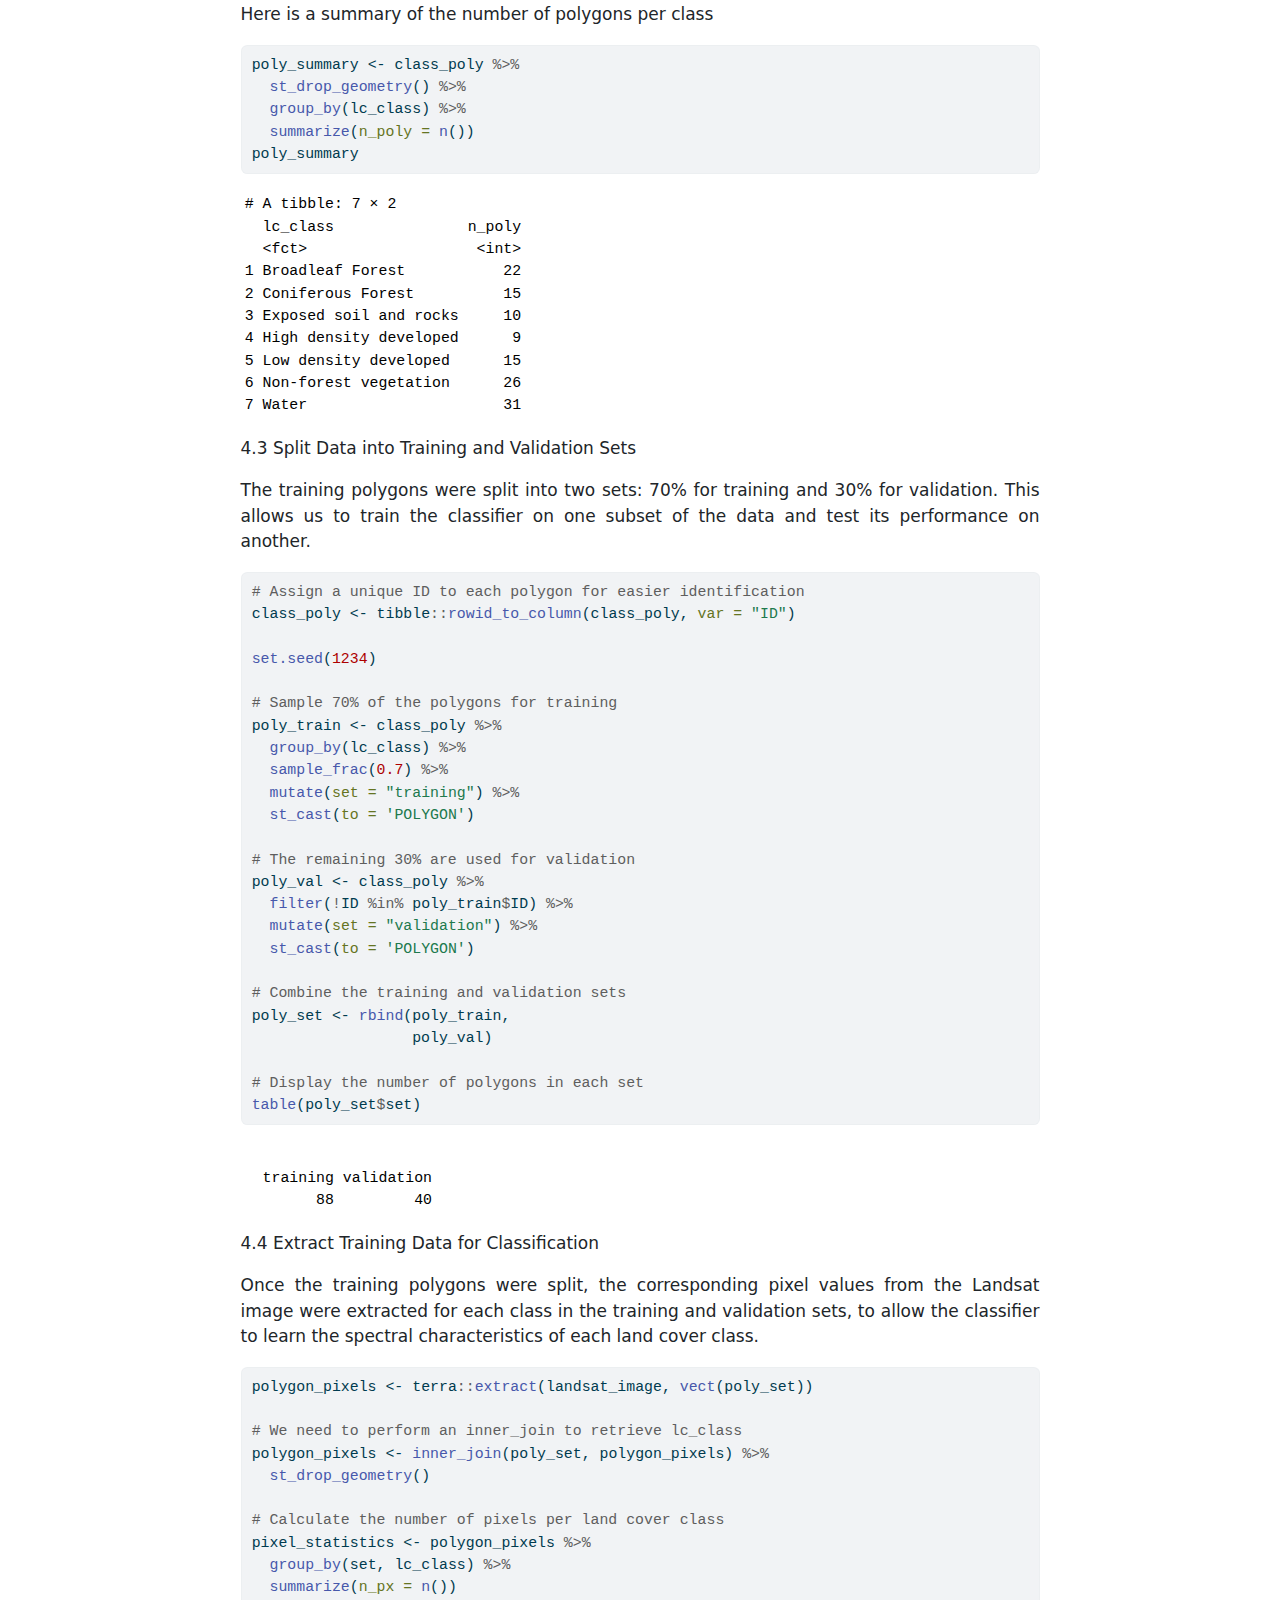
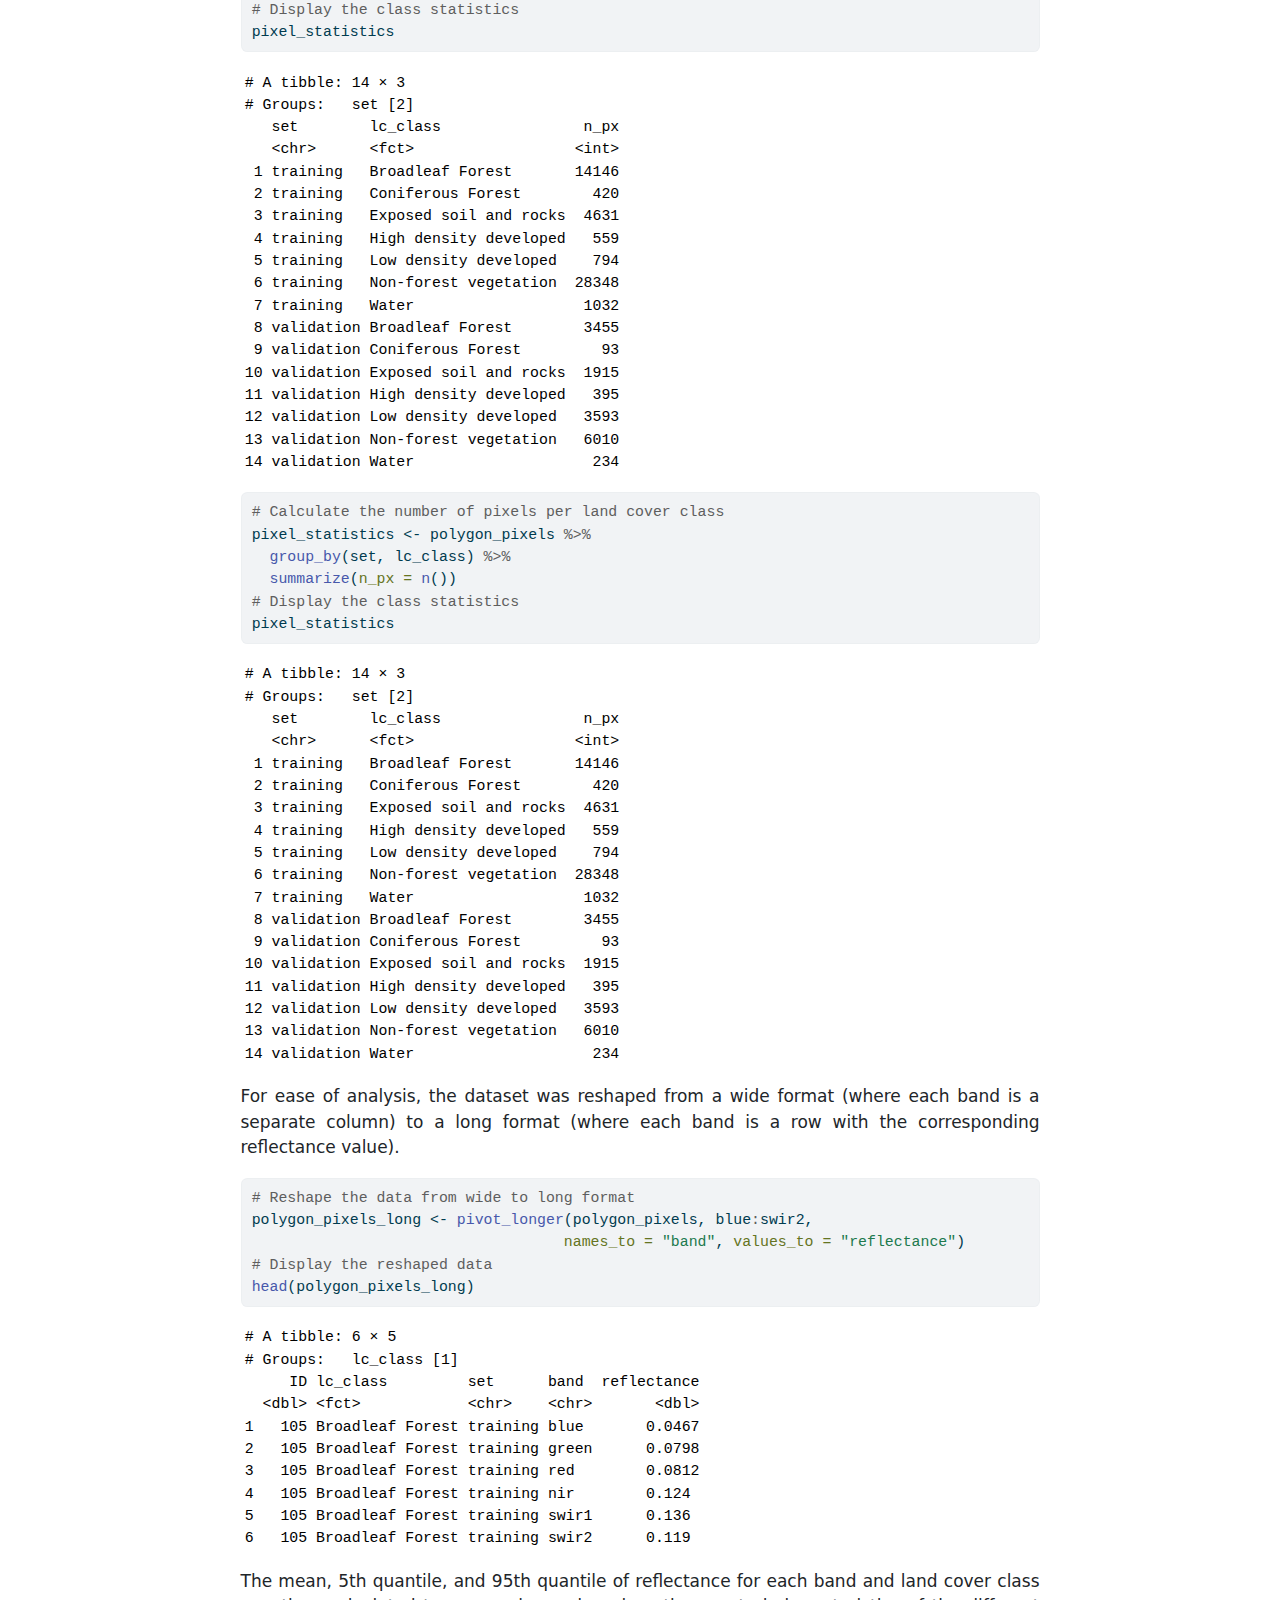
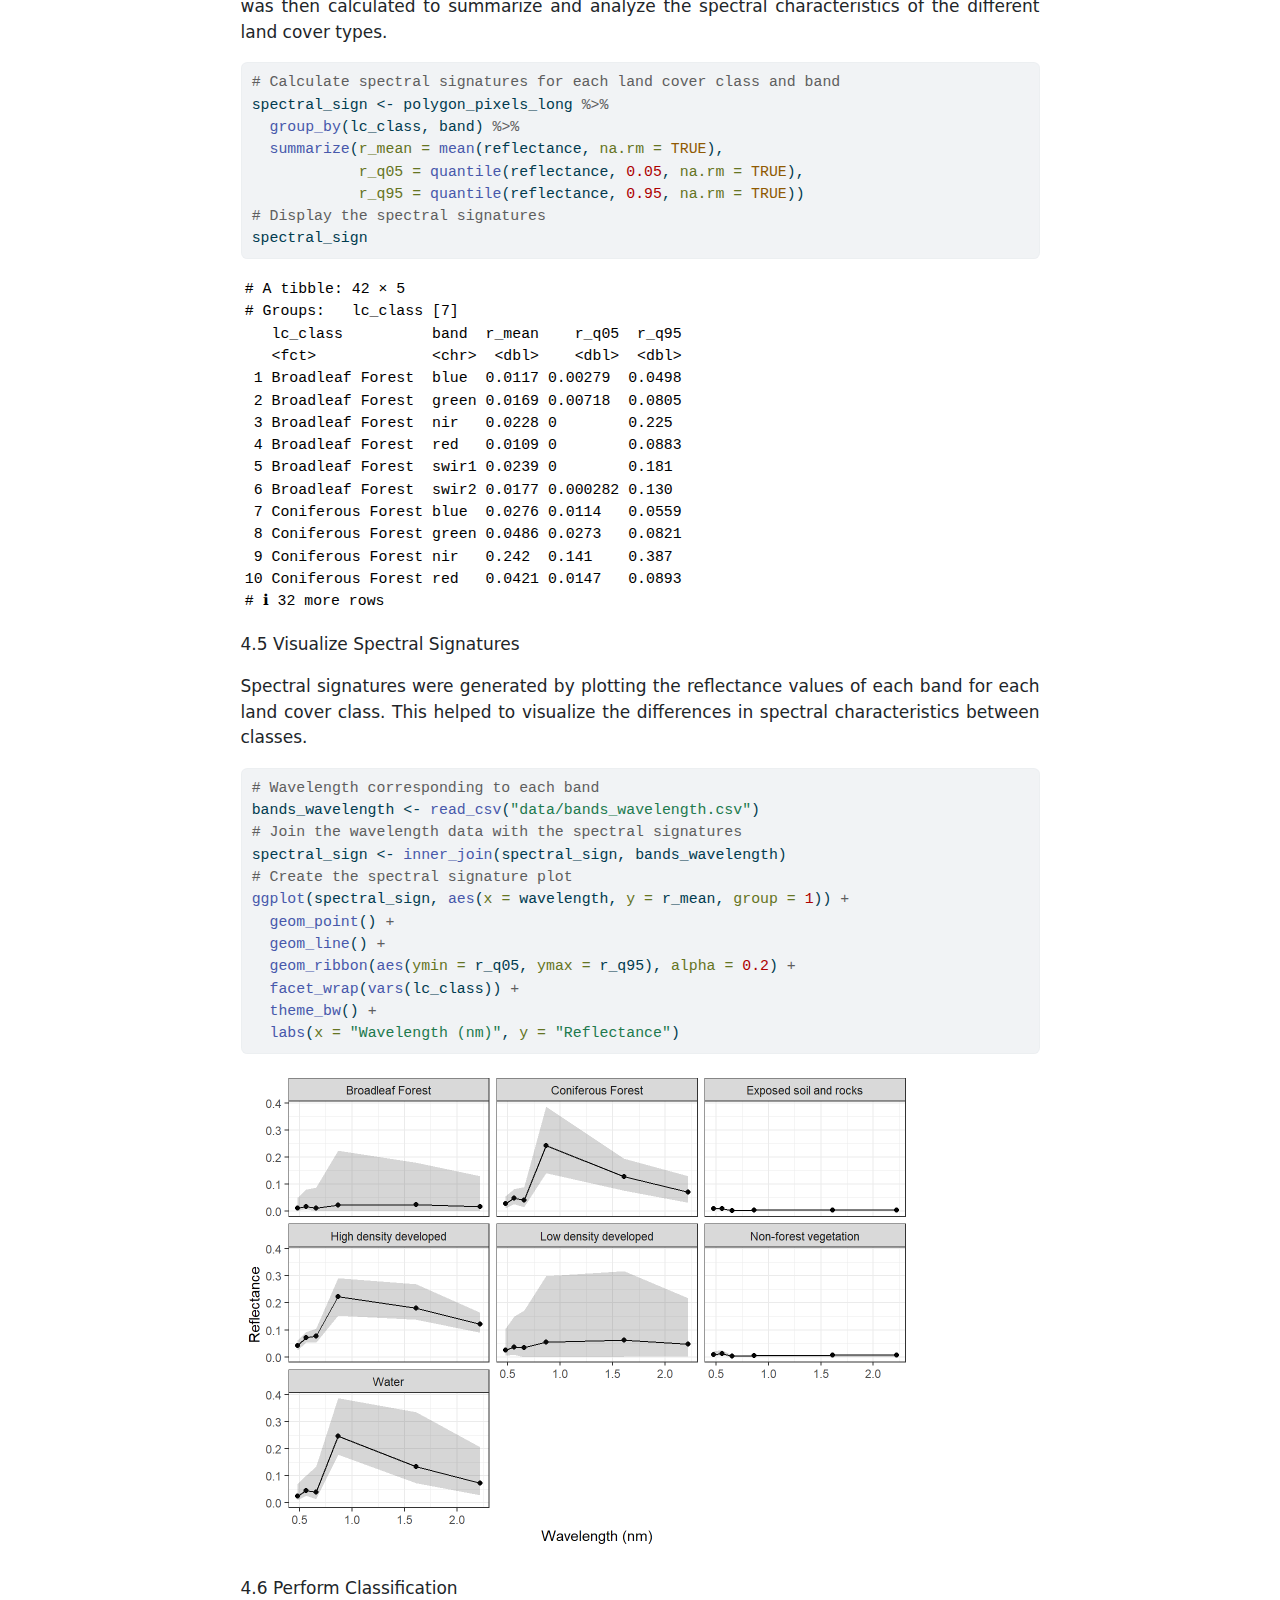
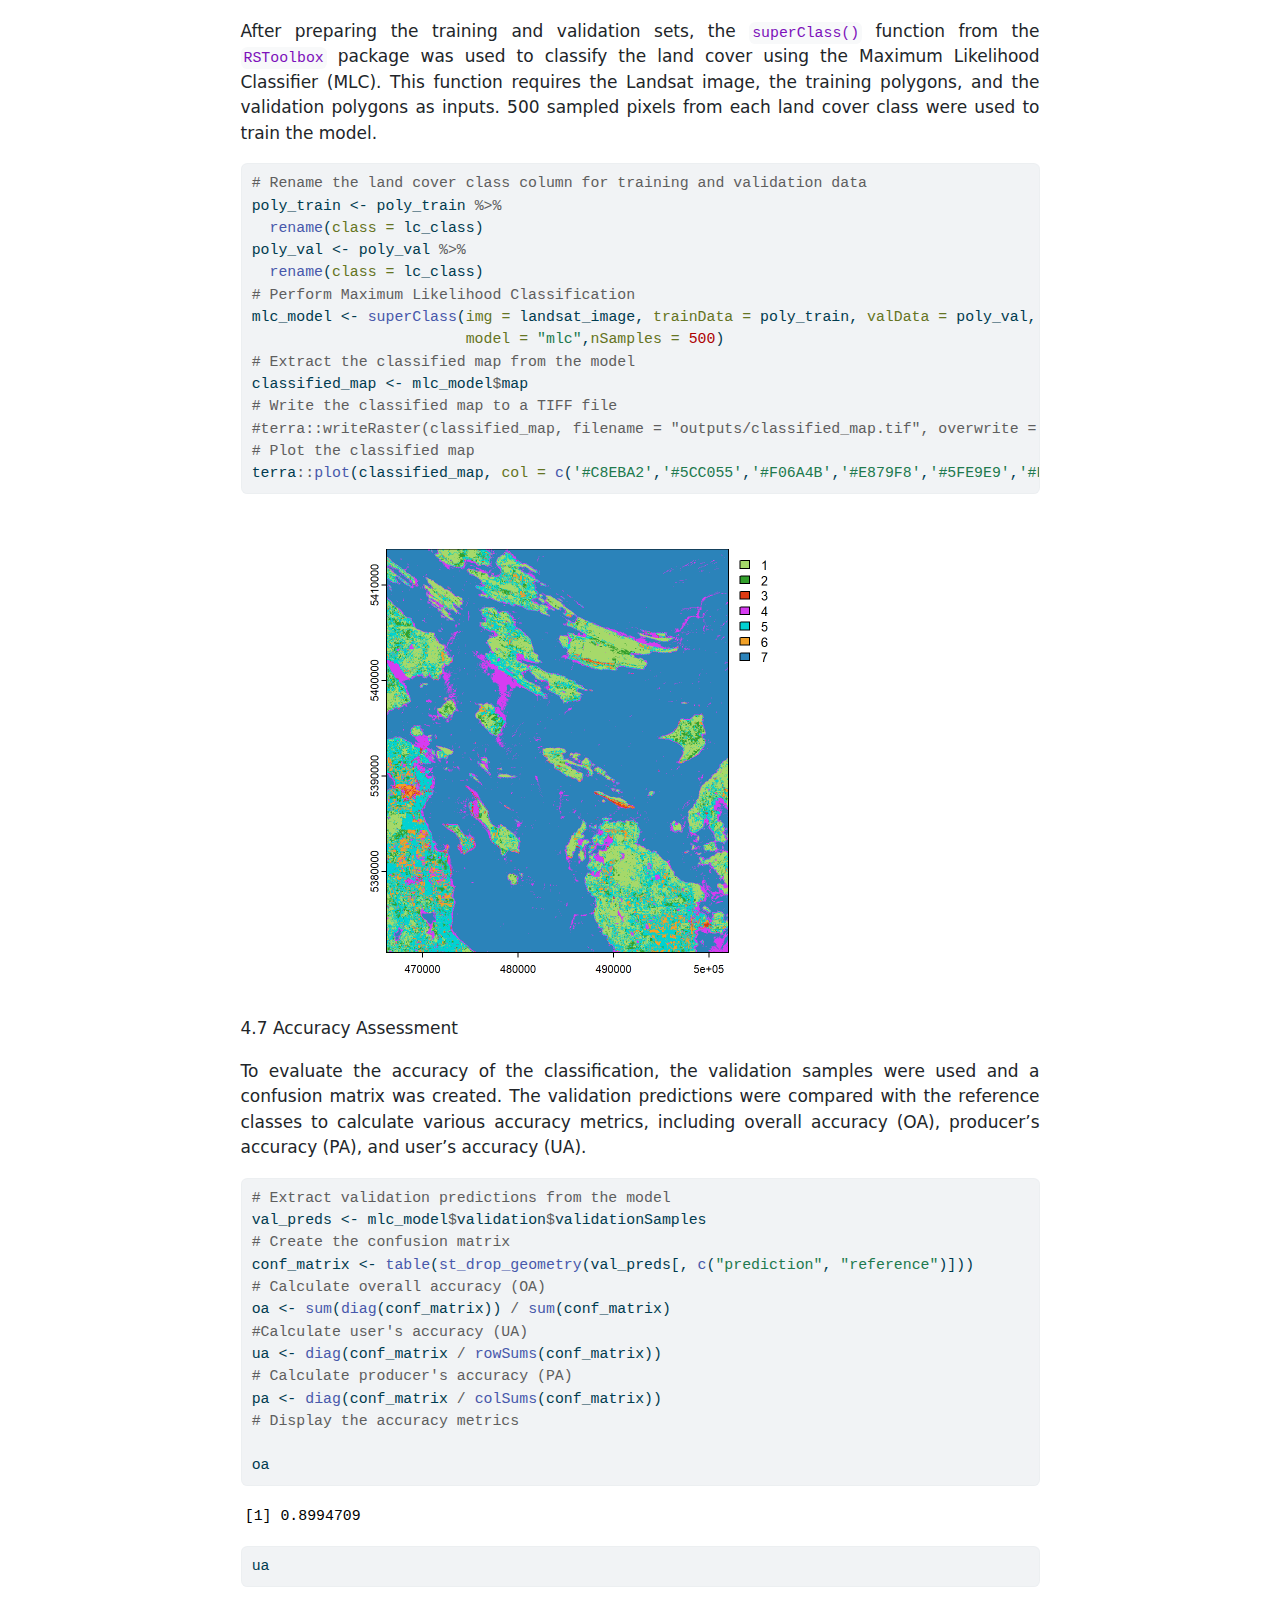
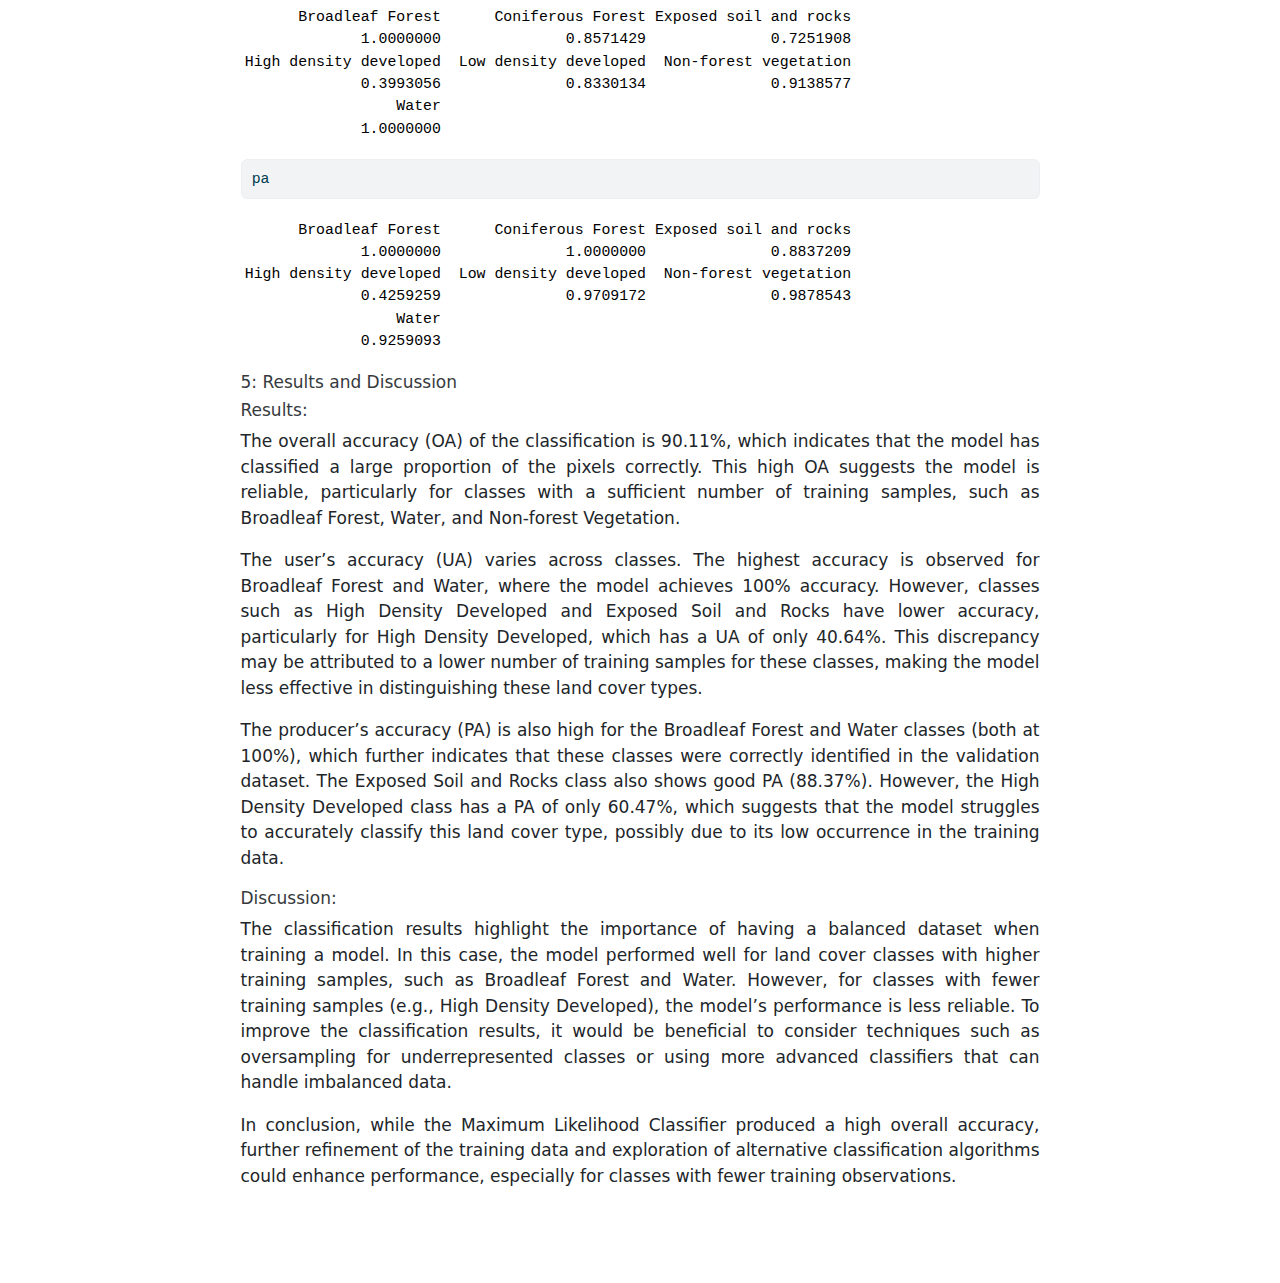
<file: Remote Sensing/Supervised Image Classification/Lab5_classification-assign.html>
<!DOCTYPE html>
<html xmlns="http://www.w3.org/1999/xhtml" lang="en" xml:lang="en"><head>

<meta charset="utf-8">
<meta name="generator" content="quarto-1.5.57">

<meta name="viewport" content="width=device-width, initial-scale=1.0, user-scalable=yes">

<meta name="author" content="Mboya Daisy">
<meta name="dcterms.date" content="2024-10-26">

<title>lab5_classification-assign</title>
<style>
code{white-space: pre-wrap;}
span.smallcaps{font-variant: small-caps;}
div.columns{display: flex; gap: min(4vw, 1.5em);}
div.column{flex: auto; overflow-x: auto;}
div.hanging-indent{margin-left: 1.5em; text-indent: -1.5em;}
ul.task-list{list-style: none;}
ul.task-list li input[type="checkbox"] {
  width: 0.8em;
  margin: 0 0.8em 0.2em -1em; /* quarto-specific, see https://github.com/quarto-dev/quarto-cli/issues/4556 */ 
  vertical-align: middle;
}
/* CSS for syntax highlighting */
pre > code.sourceCode { white-space: pre; position: relative; }
pre > code.sourceCode > span { line-height: 1.25; }
pre > code.sourceCode > span:empty { height: 1.2em; }
.sourceCode { overflow: visible; }
code.sourceCode > span { color: inherit; text-decoration: inherit; }
div.sourceCode { margin: 1em 0; }
pre.sourceCode { margin: 0; }
@media screen {
div.sourceCode { overflow: auto; }
}
@media print {
pre > code.sourceCode { white-space: pre-wrap; }
pre > code.sourceCode > span { display: inline-block; text-indent: -5em; padding-left: 5em; }
}
pre.numberSource code
  { counter-reset: source-line 0; }
pre.numberSource code > span
  { position: relative; left: -4em; counter-increment: source-line; }
pre.numberSource code > span > a:first-child::before
  { content: counter(source-line);
    position: relative; left: -1em; text-align: right; vertical-align: baseline;
    border: none; display: inline-block;
    -webkit-touch-callout: none; -webkit-user-select: none;
    -khtml-user-select: none; -moz-user-select: none;
    -ms-user-select: none; user-select: none;
    padding: 0 4px; width: 4em;
  }
pre.numberSource { margin-left: 3em;  padding-left: 4px; }
div.sourceCode
  {   }
@media screen {
pre > code.sourceCode > span > a:first-child::before { text-decoration: underline; }
}
</style>


<script src="Lab5_classification-assign_files/libs/clipboard/clipboard.min.js"></script>
<script src="Lab5_classification-assign_files/libs/quarto-html/quarto.js"></script>
<script src="Lab5_classification-assign_files/libs/quarto-html/popper.min.js"></script>
<script src="Lab5_classification-assign_files/libs/quarto-html/tippy.umd.min.js"></script>
<script src="Lab5_classification-assign_files/libs/quarto-html/anchor.min.js"></script>
<link href="Lab5_classification-assign_files/libs/quarto-html/tippy.css" rel="stylesheet">
<link href="Lab5_classification-assign_files/libs/quarto-html/quarto-syntax-highlighting.css" rel="stylesheet" id="quarto-text-highlighting-styles">
<script src="Lab5_classification-assign_files/libs/bootstrap/bootstrap.min.js"></script>
<link href="Lab5_classification-assign_files/libs/bootstrap/bootstrap-icons.css" rel="stylesheet">
<link href="Lab5_classification-assign_files/libs/bootstrap/bootstrap.min.css" rel="stylesheet" id="quarto-bootstrap" data-mode="light">


</head>

<body class="fullcontent">

<div id="quarto-content" class="page-columns page-rows-contents page-layout-article">

<main class="content" id="quarto-document-content">

<header id="title-block-header" class="quarto-title-block default">
<div class="quarto-title">
</div>



<div class="quarto-title-meta">

    <div>
    <div class="quarto-title-meta-heading">Author</div>
    <div class="quarto-title-meta-contents">
             <p>Mboya Daisy </p>
          </div>
  </div>
    
    <div>
    <div class="quarto-title-meta-heading">Published</div>
    <div class="quarto-title-meta-contents">
      <p class="date">October 26, 2024</p>
    </div>
  </div>
  
    
  </div>
  


</header>


<section id="supervised-image-classification" class="level5" style="text-align: justify">
<h5 class="anchored" data-anchor-id="supervised-image-classification">Supervised Image Classification</h5>
<section id="introduction" class="level6">
<h6 class="anchored" data-anchor-id="introduction">1. Introduction</h6>
<p>This report presents the process of performing supervised classification on Landsat imagery using R. The objective was to classify the image into various land cover classes based on training data, followed by an accuracy assessment using a confusion matrix. The analysis also included visualizing spectral signatures for different land cover types.</p>
<p>Learning Objectives:</p>
<ul>
<li>Supervised classification of remote sensing data using R</li>
<li>Data cleaning, training, and applying a classifier</li>
<li>Evaluating classification accuracy with a confusion matrix</li>
<li>Visualizing spectral signatures</li>
</ul>
</section>
<section id="dataset-description" class="level6">
<h6 class="anchored" data-anchor-id="dataset-description">2. Dataset Description</h6>
<p>The Landsat dataset used for this analysis covered a portion of urban and forested areas. The key attributes of the dataset included:</p>
<ul>
<li>Spectral bands (e.g., Red, Green, Blue, Near-Infrared)</li>
<li>Land cover classes (e.g., Urban, Forest, Water, etc.)</li>
</ul>
</section>
<section id="required-software-and-libraries" class="level6">
<h6 class="anchored" data-anchor-id="required-software-and-libraries">3. Required Software and Libraries</h6>
<p>The analysis used the following libraries for processing and classification:</p>
<div class="cell">
<div class="sourceCode cell-code" id="cb1"><pre class="sourceCode r code-with-copy"><code class="sourceCode r"><span id="cb1-1"><a href="#cb1-1" aria-hidden="true" tabindex="-1"></a><span class="co"># Required Libraries </span></span>
<span id="cb1-2"><a href="#cb1-2" aria-hidden="true" tabindex="-1"></a><span class="fu">library</span>(tidyverse)  <span class="co"># For data manipulation and visualization</span></span>
<span id="cb1-3"><a href="#cb1-3" aria-hidden="true" tabindex="-1"></a><span class="fu">library</span>(terra)  <span class="co"># For handling raster data and geospatial operations</span></span>
<span id="cb1-4"><a href="#cb1-4" aria-hidden="true" tabindex="-1"></a><span class="fu">library</span>(sf) <span class="co"># For handling vector data (shapefiles) </span></span>
<span id="cb1-5"><a href="#cb1-5" aria-hidden="true" tabindex="-1"></a><span class="fu">library</span>(RStoolbox) <span class="co"># For supervised classification and accuracy assessment</span></span></code><button title="Copy to Clipboard" class="code-copy-button"><i class="bi"></i></button></pre></div>
</div>
<p>These libraries were used to load, process, and analyze the Landsat imagery and shapefiles containing the training polygons.</p>
</section>
<section id="methodology" class="level6">
<h6 class="anchored" data-anchor-id="methodology">4. Methodology</h6>
<p>4.1 Load Landsat Imagery</p>
<p>The first step was to load the Landsat image. The image was in TIFF format containing multiple spectral bands (Red, Green, Blue, Near-Infrared, etc.).</p>
<div class="cell">
<div class="sourceCode cell-code" id="cb2"><pre class="sourceCode r code-with-copy"><code class="sourceCode r"><span id="cb2-1"><a href="#cb2-1" aria-hidden="true" tabindex="-1"></a><span class="co"># Load the Landsat imagery into R</span></span>
<span id="cb2-2"><a href="#cb2-2" aria-hidden="true" tabindex="-1"></a>landsat_image <span class="ot">&lt;-</span> <span class="fu">rast</span>(<span class="st">"data/LC09_L2SP_047026_20240716_20240717_02_T1_SR_BSTACK.tif"</span>)</span>
<span id="cb2-3"><a href="#cb2-3" aria-hidden="true" tabindex="-1"></a></span>
<span id="cb2-4"><a href="#cb2-4" aria-hidden="true" tabindex="-1"></a><span class="co"># Display the Landsat image</span></span>
<span id="cb2-5"><a href="#cb2-5" aria-hidden="true" tabindex="-1"></a>landsat_image</span></code><button title="Copy to Clipboard" class="code-copy-button"><i class="bi"></i></button></pre></div>
<div class="cell-output cell-output-stdout">
<pre><code>class       : SpatRaster 
dimensions  : 1407, 1194, 6  (nrow, ncol, nlyr)
resolution  : 30, 30  (x, y)
extent      : 466215, 502035, 5371545, 5413755  (xmin, xmax, ymin, ymax)
coord. ref. : WGS 84 / UTM zone 10N (EPSG:32610) 
source      : LC09_L2SP_047026_20240716_20240717_02_T1_SR_BSTACK.tif 
names       : blue, green, red, nir, swir1, swir2 
min values  :    0,     0,   0,   0,     0,     0 
max values  :    1,     1,   1,   1,     1,     1 </code></pre>
</div>
</div>
<p>The next step was to create an RGB composite of the image using three bands (Red, Green, Blue) for easier visual interpretation of the land cover types.</p>
<div class="cell">
<div class="sourceCode cell-code" id="cb4"><pre class="sourceCode r code-with-copy"><code class="sourceCode r"><span id="cb4-1"><a href="#cb4-1" aria-hidden="true" tabindex="-1"></a><span class="co"># Plot the RGB composite of the Landsat image (bands 3, 2, 1 corresponding to RGB)</span></span>
<span id="cb4-2"><a href="#cb4-2" aria-hidden="true" tabindex="-1"></a>terra<span class="sc">::</span><span class="fu">plotRGB</span>(landsat_image, <span class="at">r =</span> <span class="dv">3</span>, <span class="at">g =</span> <span class="dv">2</span>, <span class="at">b =</span> <span class="dv">1</span>, <span class="at">stretch =</span> <span class="st">"lin"</span>)</span></code><button title="Copy to Clipboard" class="code-copy-button"><i class="bi"></i></button></pre></div>
<div class="cell-output-display">
<div>
<figure class="figure">
<p><img src="Lab5_classification-assign_files/figure-html/unnamed-chunk-3-1.png" class="img-fluid figure-img" width="672"></p>
</figure>
</div>
</div>
</div>
<p>4.2 Load and Prepare Training Polygons</p>
<p>The training polygons, which represent known land cover classes, were loaded from a shapefile. These polygons were used to train the supervised classifier as they ensure that the classification is based on real examples of the classes.</p>
<div class="cell">
<div class="sourceCode cell-code" id="cb5"><pre class="sourceCode r code-with-copy"><code class="sourceCode r"><span id="cb5-1"><a href="#cb5-1" aria-hidden="true" tabindex="-1"></a><span class="co"># Load the classification polygons shapefile</span></span>
<span id="cb5-2"><a href="#cb5-2" aria-hidden="true" tabindex="-1"></a>my_polygons <span class="ot">&lt;-</span> <span class="st">"outputs/shapefiles/classification_polygons_DM.shp"</span></span>
<span id="cb5-3"><a href="#cb5-3" aria-hidden="true" tabindex="-1"></a>class_poly <span class="ot">&lt;-</span> <span class="fu">st_read</span>(my_polygons, <span class="at">quiet =</span> <span class="cn">TRUE</span>)</span></code><button title="Copy to Clipboard" class="code-copy-button"><i class="bi"></i></button></pre></div>
</div>
<div class="cell">
<div class="sourceCode cell-code" id="cb6"><pre class="sourceCode r code-with-copy"><code class="sourceCode r"><span id="cb6-1"><a href="#cb6-1" aria-hidden="true" tabindex="-1"></a><span class="co"># Ensure the geometries in the shapefile are valid</span></span>
<span id="cb6-2"><a href="#cb6-2" aria-hidden="true" tabindex="-1"></a>class_poly <span class="ot">&lt;-</span> <span class="fu">st_make_valid</span>(class_poly)</span>
<span id="cb6-3"><a href="#cb6-3" aria-hidden="true" tabindex="-1"></a></span>
<span id="cb6-4"><a href="#cb6-4" aria-hidden="true" tabindex="-1"></a><span class="co"># Convert the land cover class to a factor with specified levels</span></span>
<span id="cb6-5"><a href="#cb6-5" aria-hidden="true" tabindex="-1"></a>class_poly <span class="ot">&lt;-</span> class_poly <span class="sc">%&gt;%</span></span>
<span id="cb6-6"><a href="#cb6-6" aria-hidden="true" tabindex="-1"></a>  <span class="fu">mutate</span>(<span class="at">lc_class =</span> <span class="fu">factor</span>(lc_class, </span>
<span id="cb6-7"><a href="#cb6-7" aria-hidden="true" tabindex="-1"></a>                           <span class="at">levels =</span> <span class="fu">c</span>(<span class="st">"Broadleaf Forest"</span>, </span>
<span id="cb6-8"><a href="#cb6-8" aria-hidden="true" tabindex="-1"></a>                                      <span class="st">"Coniferous Forest"</span>, </span>
<span id="cb6-9"><a href="#cb6-9" aria-hidden="true" tabindex="-1"></a>                                      <span class="st">"Exposed soil and rocks"</span>, </span>
<span id="cb6-10"><a href="#cb6-10" aria-hidden="true" tabindex="-1"></a>                                      <span class="st">"High density developed"</span>, </span>
<span id="cb6-11"><a href="#cb6-11" aria-hidden="true" tabindex="-1"></a>                                      <span class="st">"Low density developed"</span>, </span>
<span id="cb6-12"><a href="#cb6-12" aria-hidden="true" tabindex="-1"></a>                                      <span class="st">"Non-forest vegetation"</span>, </span>
<span id="cb6-13"><a href="#cb6-13" aria-hidden="true" tabindex="-1"></a>                                      <span class="st">"Water"</span>)))</span>
<span id="cb6-14"><a href="#cb6-14" aria-hidden="true" tabindex="-1"></a></span>
<span id="cb6-15"><a href="#cb6-15" aria-hidden="true" tabindex="-1"></a><span class="co"># Plot the polygons over the Landsat image</span></span>
<span id="cb6-16"><a href="#cb6-16" aria-hidden="true" tabindex="-1"></a>terra<span class="sc">::</span><span class="fu">plotRGB</span>(landsat_image, <span class="at">r =</span> <span class="dv">3</span>, <span class="at">g =</span> <span class="dv">2</span>, <span class="at">b =</span> <span class="dv">1</span>, <span class="at">stretch =</span> <span class="st">"lin"</span>)</span>
<span id="cb6-17"><a href="#cb6-17" aria-hidden="true" tabindex="-1"></a><span class="fu">plot</span>(class_poly[, <span class="st">"lc_class"</span>], <span class="at">add =</span> <span class="cn">TRUE</span>)</span></code><button title="Copy to Clipboard" class="code-copy-button"><i class="bi"></i></button></pre></div>
<div class="cell-output-display">
<div>
<figure class="figure">
<p><img src="Lab5_classification-assign_files/figure-html/unnamed-chunk-5-1.png" class="img-fluid figure-img" width="672"></p>
</figure>
</div>
</div>
</div>
<p>Here is a summary of the number of polygons per class</p>
<div class="cell">
<div class="sourceCode cell-code" id="cb7"><pre class="sourceCode r code-with-copy"><code class="sourceCode r"><span id="cb7-1"><a href="#cb7-1" aria-hidden="true" tabindex="-1"></a>poly_summary <span class="ot">&lt;-</span> class_poly <span class="sc">%&gt;%</span>   </span>
<span id="cb7-2"><a href="#cb7-2" aria-hidden="true" tabindex="-1"></a>  <span class="fu">st_drop_geometry</span>() <span class="sc">%&gt;%</span>   </span>
<span id="cb7-3"><a href="#cb7-3" aria-hidden="true" tabindex="-1"></a>  <span class="fu">group_by</span>(lc_class) <span class="sc">%&gt;%</span>   </span>
<span id="cb7-4"><a href="#cb7-4" aria-hidden="true" tabindex="-1"></a>  <span class="fu">summarize</span>(<span class="at">n_poly =</span> <span class="fu">n</span>())  </span>
<span id="cb7-5"><a href="#cb7-5" aria-hidden="true" tabindex="-1"></a>poly_summary</span></code><button title="Copy to Clipboard" class="code-copy-button"><i class="bi"></i></button></pre></div>
<div class="cell-output cell-output-stdout">
<pre><code># A tibble: 7 × 2
  lc_class               n_poly
  &lt;fct&gt;                   &lt;int&gt;
1 Broadleaf Forest           22
2 Coniferous Forest          15
3 Exposed soil and rocks     10
4 High density developed      9
5 Low density developed      15
6 Non-forest vegetation      26
7 Water                      31</code></pre>
</div>
</div>
<p>4.3 Split Data into Training and Validation Sets</p>
<p>The training polygons were split into two sets: 70% for training and 30% for validation. This allows us to train the classifier on one subset of the data and test its performance on another.</p>
<div class="cell">
<div class="sourceCode cell-code" id="cb9"><pre class="sourceCode r code-with-copy"><code class="sourceCode r"><span id="cb9-1"><a href="#cb9-1" aria-hidden="true" tabindex="-1"></a><span class="co"># Assign a unique ID to each polygon for easier identification</span></span>
<span id="cb9-2"><a href="#cb9-2" aria-hidden="true" tabindex="-1"></a>class_poly <span class="ot">&lt;-</span> tibble<span class="sc">::</span><span class="fu">rowid_to_column</span>(class_poly, <span class="at">var =</span> <span class="st">"ID"</span>)</span>
<span id="cb9-3"><a href="#cb9-3" aria-hidden="true" tabindex="-1"></a></span>
<span id="cb9-4"><a href="#cb9-4" aria-hidden="true" tabindex="-1"></a><span class="fu">set.seed</span>(<span class="dv">1234</span>)</span>
<span id="cb9-5"><a href="#cb9-5" aria-hidden="true" tabindex="-1"></a></span>
<span id="cb9-6"><a href="#cb9-6" aria-hidden="true" tabindex="-1"></a><span class="co"># Sample 70% of the polygons for training</span></span>
<span id="cb9-7"><a href="#cb9-7" aria-hidden="true" tabindex="-1"></a>poly_train <span class="ot">&lt;-</span> class_poly <span class="sc">%&gt;%</span></span>
<span id="cb9-8"><a href="#cb9-8" aria-hidden="true" tabindex="-1"></a>  <span class="fu">group_by</span>(lc_class) <span class="sc">%&gt;%</span></span>
<span id="cb9-9"><a href="#cb9-9" aria-hidden="true" tabindex="-1"></a>  <span class="fu">sample_frac</span>(<span class="fl">0.7</span>) <span class="sc">%&gt;%</span></span>
<span id="cb9-10"><a href="#cb9-10" aria-hidden="true" tabindex="-1"></a>  <span class="fu">mutate</span>(<span class="at">set =</span> <span class="st">"training"</span>) <span class="sc">%&gt;%</span> </span>
<span id="cb9-11"><a href="#cb9-11" aria-hidden="true" tabindex="-1"></a>  <span class="fu">st_cast</span>(<span class="at">to =</span> <span class="st">'POLYGON'</span>)</span>
<span id="cb9-12"><a href="#cb9-12" aria-hidden="true" tabindex="-1"></a></span>
<span id="cb9-13"><a href="#cb9-13" aria-hidden="true" tabindex="-1"></a><span class="co"># The remaining 30% are used for validation</span></span>
<span id="cb9-14"><a href="#cb9-14" aria-hidden="true" tabindex="-1"></a>poly_val <span class="ot">&lt;-</span> class_poly <span class="sc">%&gt;%</span></span>
<span id="cb9-15"><a href="#cb9-15" aria-hidden="true" tabindex="-1"></a>  <span class="fu">filter</span>(<span class="sc">!</span>ID <span class="sc">%in%</span> poly_train<span class="sc">$</span>ID) <span class="sc">%&gt;%</span></span>
<span id="cb9-16"><a href="#cb9-16" aria-hidden="true" tabindex="-1"></a>  <span class="fu">mutate</span>(<span class="at">set =</span> <span class="st">"validation"</span>) <span class="sc">%&gt;%</span> </span>
<span id="cb9-17"><a href="#cb9-17" aria-hidden="true" tabindex="-1"></a>  <span class="fu">st_cast</span>(<span class="at">to =</span> <span class="st">'POLYGON'</span>)</span>
<span id="cb9-18"><a href="#cb9-18" aria-hidden="true" tabindex="-1"></a></span>
<span id="cb9-19"><a href="#cb9-19" aria-hidden="true" tabindex="-1"></a><span class="co"># Combine the training and validation sets</span></span>
<span id="cb9-20"><a href="#cb9-20" aria-hidden="true" tabindex="-1"></a>poly_set <span class="ot">&lt;-</span> <span class="fu">rbind</span>(poly_train, </span>
<span id="cb9-21"><a href="#cb9-21" aria-hidden="true" tabindex="-1"></a>                  poly_val)</span>
<span id="cb9-22"><a href="#cb9-22" aria-hidden="true" tabindex="-1"></a></span>
<span id="cb9-23"><a href="#cb9-23" aria-hidden="true" tabindex="-1"></a><span class="co"># Display the number of polygons in each set</span></span>
<span id="cb9-24"><a href="#cb9-24" aria-hidden="true" tabindex="-1"></a><span class="fu">table</span>(poly_set<span class="sc">$</span>set)</span></code><button title="Copy to Clipboard" class="code-copy-button"><i class="bi"></i></button></pre></div>
<div class="cell-output cell-output-stdout">
<pre><code>
  training validation 
        88         40 </code></pre>
</div>
</div>
<p>4.4 Extract Training Data for Classification</p>
<p>Once the training polygons were split, the corresponding pixel values from the Landsat image were extracted for each class in the training and validation sets, to allow the classifier to learn the spectral characteristics of each land cover class.</p>
<div class="cell">
<div class="sourceCode cell-code" id="cb11"><pre class="sourceCode r code-with-copy"><code class="sourceCode r"><span id="cb11-1"><a href="#cb11-1" aria-hidden="true" tabindex="-1"></a>polygon_pixels <span class="ot">&lt;-</span> terra<span class="sc">::</span><span class="fu">extract</span>(landsat_image, <span class="fu">vect</span>(poly_set))</span>
<span id="cb11-2"><a href="#cb11-2" aria-hidden="true" tabindex="-1"></a></span>
<span id="cb11-3"><a href="#cb11-3" aria-hidden="true" tabindex="-1"></a><span class="co"># We need to perform an inner_join to retrieve lc_class</span></span>
<span id="cb11-4"><a href="#cb11-4" aria-hidden="true" tabindex="-1"></a>polygon_pixels <span class="ot">&lt;-</span> <span class="fu">inner_join</span>(poly_set, polygon_pixels) <span class="sc">%&gt;%</span></span>
<span id="cb11-5"><a href="#cb11-5" aria-hidden="true" tabindex="-1"></a>  <span class="fu">st_drop_geometry</span>()</span>
<span id="cb11-6"><a href="#cb11-6" aria-hidden="true" tabindex="-1"></a></span>
<span id="cb11-7"><a href="#cb11-7" aria-hidden="true" tabindex="-1"></a><span class="co"># Calculate the number of pixels per land cover class  </span></span>
<span id="cb11-8"><a href="#cb11-8" aria-hidden="true" tabindex="-1"></a>pixel_statistics <span class="ot">&lt;-</span> polygon_pixels <span class="sc">%&gt;%</span> </span>
<span id="cb11-9"><a href="#cb11-9" aria-hidden="true" tabindex="-1"></a>  <span class="fu">group_by</span>(set, lc_class) <span class="sc">%&gt;%</span> </span>
<span id="cb11-10"><a href="#cb11-10" aria-hidden="true" tabindex="-1"></a>  <span class="fu">summarize</span>(<span class="at">n_px =</span> <span class="fu">n</span>())  </span>
<span id="cb11-11"><a href="#cb11-11" aria-hidden="true" tabindex="-1"></a><span class="co"># Display the class statistics </span></span>
<span id="cb11-12"><a href="#cb11-12" aria-hidden="true" tabindex="-1"></a>pixel_statistics </span></code><button title="Copy to Clipboard" class="code-copy-button"><i class="bi"></i></button></pre></div>
<div class="cell-output cell-output-stdout">
<pre><code># A tibble: 14 × 3
# Groups:   set [2]
   set        lc_class                n_px
   &lt;chr&gt;      &lt;fct&gt;                  &lt;int&gt;
 1 training   Broadleaf Forest       14146
 2 training   Coniferous Forest        420
 3 training   Exposed soil and rocks  4631
 4 training   High density developed   559
 5 training   Low density developed    794
 6 training   Non-forest vegetation  28348
 7 training   Water                   1032
 8 validation Broadleaf Forest        3455
 9 validation Coniferous Forest         93
10 validation Exposed soil and rocks  1915
11 validation High density developed   395
12 validation Low density developed   3593
13 validation Non-forest vegetation   6010
14 validation Water                    234</code></pre>
</div>
</div>
<div class="cell">
<div class="sourceCode cell-code" id="cb13"><pre class="sourceCode r code-with-copy"><code class="sourceCode r"><span id="cb13-1"><a href="#cb13-1" aria-hidden="true" tabindex="-1"></a><span class="co"># Calculate the number of pixels per land cover class  </span></span>
<span id="cb13-2"><a href="#cb13-2" aria-hidden="true" tabindex="-1"></a>pixel_statistics <span class="ot">&lt;-</span> polygon_pixels <span class="sc">%&gt;%</span> </span>
<span id="cb13-3"><a href="#cb13-3" aria-hidden="true" tabindex="-1"></a>  <span class="fu">group_by</span>(set, lc_class) <span class="sc">%&gt;%</span> </span>
<span id="cb13-4"><a href="#cb13-4" aria-hidden="true" tabindex="-1"></a>  <span class="fu">summarize</span>(<span class="at">n_px =</span> <span class="fu">n</span>())  </span>
<span id="cb13-5"><a href="#cb13-5" aria-hidden="true" tabindex="-1"></a><span class="co"># Display the class statistics </span></span>
<span id="cb13-6"><a href="#cb13-6" aria-hidden="true" tabindex="-1"></a>pixel_statistics </span></code><button title="Copy to Clipboard" class="code-copy-button"><i class="bi"></i></button></pre></div>
<div class="cell-output cell-output-stdout">
<pre><code># A tibble: 14 × 3
# Groups:   set [2]
   set        lc_class                n_px
   &lt;chr&gt;      &lt;fct&gt;                  &lt;int&gt;
 1 training   Broadleaf Forest       14146
 2 training   Coniferous Forest        420
 3 training   Exposed soil and rocks  4631
 4 training   High density developed   559
 5 training   Low density developed    794
 6 training   Non-forest vegetation  28348
 7 training   Water                   1032
 8 validation Broadleaf Forest        3455
 9 validation Coniferous Forest         93
10 validation Exposed soil and rocks  1915
11 validation High density developed   395
12 validation Low density developed   3593
13 validation Non-forest vegetation   6010
14 validation Water                    234</code></pre>
</div>
</div>
<p>For ease of analysis, the dataset was reshaped from a wide format (where each band is a separate column) to a long format (where each band is a row with the corresponding reflectance value).</p>
<div class="cell">
<div class="sourceCode cell-code" id="cb15"><pre class="sourceCode r code-with-copy"><code class="sourceCode r"><span id="cb15-1"><a href="#cb15-1" aria-hidden="true" tabindex="-1"></a><span class="co"># Reshape the data from wide to long format </span></span>
<span id="cb15-2"><a href="#cb15-2" aria-hidden="true" tabindex="-1"></a>polygon_pixels_long <span class="ot">&lt;-</span> <span class="fu">pivot_longer</span>(polygon_pixels, blue<span class="sc">:</span>swir2,</span>
<span id="cb15-3"><a href="#cb15-3" aria-hidden="true" tabindex="-1"></a>                                   <span class="at">names_to =</span> <span class="st">"band"</span>, <span class="at">values_to =</span> <span class="st">"reflectance"</span>)  </span>
<span id="cb15-4"><a href="#cb15-4" aria-hidden="true" tabindex="-1"></a><span class="co"># Display the reshaped data </span></span>
<span id="cb15-5"><a href="#cb15-5" aria-hidden="true" tabindex="-1"></a><span class="fu">head</span>(polygon_pixels_long) </span></code><button title="Copy to Clipboard" class="code-copy-button"><i class="bi"></i></button></pre></div>
<div class="cell-output cell-output-stdout">
<pre><code># A tibble: 6 × 5
# Groups:   lc_class [1]
     ID lc_class         set      band  reflectance
  &lt;dbl&gt; &lt;fct&gt;            &lt;chr&gt;    &lt;chr&gt;       &lt;dbl&gt;
1   105 Broadleaf Forest training blue       0.0467
2   105 Broadleaf Forest training green      0.0798
3   105 Broadleaf Forest training red        0.0812
4   105 Broadleaf Forest training nir        0.124 
5   105 Broadleaf Forest training swir1      0.136 
6   105 Broadleaf Forest training swir2      0.119 </code></pre>
</div>
</div>
<p>The mean, 5th quantile, and 95th quantile of reflectance for each band and land cover class was then calculated to summarize and analyze the spectral characteristics of the different land cover types.</p>
<div class="cell">
<div class="sourceCode cell-code" id="cb17"><pre class="sourceCode r code-with-copy"><code class="sourceCode r"><span id="cb17-1"><a href="#cb17-1" aria-hidden="true" tabindex="-1"></a><span class="co"># Calculate spectral signatures for each land cover class and band </span></span>
<span id="cb17-2"><a href="#cb17-2" aria-hidden="true" tabindex="-1"></a>spectral_sign <span class="ot">&lt;-</span> polygon_pixels_long <span class="sc">%&gt;%</span> </span>
<span id="cb17-3"><a href="#cb17-3" aria-hidden="true" tabindex="-1"></a>  <span class="fu">group_by</span>(lc_class, band) <span class="sc">%&gt;%</span>  </span>
<span id="cb17-4"><a href="#cb17-4" aria-hidden="true" tabindex="-1"></a>  <span class="fu">summarize</span>(<span class="at">r_mean =</span> <span class="fu">mean</span>(reflectance, <span class="at">na.rm =</span> <span class="cn">TRUE</span>),</span>
<span id="cb17-5"><a href="#cb17-5" aria-hidden="true" tabindex="-1"></a>            <span class="at">r_q05 =</span> <span class="fu">quantile</span>(reflectance, <span class="fl">0.05</span>, <span class="at">na.rm =</span> <span class="cn">TRUE</span>),</span>
<span id="cb17-6"><a href="#cb17-6" aria-hidden="true" tabindex="-1"></a>            <span class="at">r_q95 =</span> <span class="fu">quantile</span>(reflectance, <span class="fl">0.95</span>, <span class="at">na.rm =</span> <span class="cn">TRUE</span>))  </span>
<span id="cb17-7"><a href="#cb17-7" aria-hidden="true" tabindex="-1"></a><span class="co"># Display the spectral signatures </span></span>
<span id="cb17-8"><a href="#cb17-8" aria-hidden="true" tabindex="-1"></a>spectral_sign </span></code><button title="Copy to Clipboard" class="code-copy-button"><i class="bi"></i></button></pre></div>
<div class="cell-output cell-output-stdout">
<pre><code># A tibble: 42 × 5
# Groups:   lc_class [7]
   lc_class          band  r_mean    r_q05  r_q95
   &lt;fct&gt;             &lt;chr&gt;  &lt;dbl&gt;    &lt;dbl&gt;  &lt;dbl&gt;
 1 Broadleaf Forest  blue  0.0117 0.00279  0.0498
 2 Broadleaf Forest  green 0.0169 0.00718  0.0805
 3 Broadleaf Forest  nir   0.0228 0        0.225 
 4 Broadleaf Forest  red   0.0109 0        0.0883
 5 Broadleaf Forest  swir1 0.0239 0        0.181 
 6 Broadleaf Forest  swir2 0.0177 0.000282 0.130 
 7 Coniferous Forest blue  0.0276 0.0114   0.0559
 8 Coniferous Forest green 0.0486 0.0273   0.0821
 9 Coniferous Forest nir   0.242  0.141    0.387 
10 Coniferous Forest red   0.0421 0.0147   0.0893
# ℹ 32 more rows</code></pre>
</div>
</div>
<p>4.5 Visualize Spectral Signatures</p>
<p>Spectral signatures were generated by plotting the reflectance values of each band for each land cover class. This helped to visualize the differences in spectral characteristics between classes.</p>
<div class="cell">
<div class="sourceCode cell-code" id="cb19"><pre class="sourceCode r code-with-copy"><code class="sourceCode r"><span id="cb19-1"><a href="#cb19-1" aria-hidden="true" tabindex="-1"></a><span class="co"># Wavelength corresponding to each band </span></span>
<span id="cb19-2"><a href="#cb19-2" aria-hidden="true" tabindex="-1"></a>bands_wavelength <span class="ot">&lt;-</span> <span class="fu">read_csv</span>(<span class="st">"data/bands_wavelength.csv"</span>)  </span>
<span id="cb19-3"><a href="#cb19-3" aria-hidden="true" tabindex="-1"></a><span class="co"># Join the wavelength data with the spectral signatures </span></span>
<span id="cb19-4"><a href="#cb19-4" aria-hidden="true" tabindex="-1"></a>spectral_sign <span class="ot">&lt;-</span> <span class="fu">inner_join</span>(spectral_sign, bands_wavelength)  </span>
<span id="cb19-5"><a href="#cb19-5" aria-hidden="true" tabindex="-1"></a><span class="co"># Create the spectral signature plot </span></span>
<span id="cb19-6"><a href="#cb19-6" aria-hidden="true" tabindex="-1"></a><span class="fu">ggplot</span>(spectral_sign, <span class="fu">aes</span>(<span class="at">x =</span> wavelength, <span class="at">y =</span> r_mean, <span class="at">group =</span> <span class="dv">1</span>)) <span class="sc">+</span></span>
<span id="cb19-7"><a href="#cb19-7" aria-hidden="true" tabindex="-1"></a>  <span class="fu">geom_point</span>() <span class="sc">+</span>    </span>
<span id="cb19-8"><a href="#cb19-8" aria-hidden="true" tabindex="-1"></a>  <span class="fu">geom_line</span>() <span class="sc">+</span>    </span>
<span id="cb19-9"><a href="#cb19-9" aria-hidden="true" tabindex="-1"></a>  <span class="fu">geom_ribbon</span>(<span class="fu">aes</span>(<span class="at">ymin =</span> r_q05, <span class="at">ymax =</span> r_q95), <span class="at">alpha =</span> <span class="fl">0.2</span>) <span class="sc">+</span>    </span>
<span id="cb19-10"><a href="#cb19-10" aria-hidden="true" tabindex="-1"></a>  <span class="fu">facet_wrap</span>(<span class="fu">vars</span>(lc_class)) <span class="sc">+</span>    </span>
<span id="cb19-11"><a href="#cb19-11" aria-hidden="true" tabindex="-1"></a>  <span class="fu">theme_bw</span>() <span class="sc">+</span>    </span>
<span id="cb19-12"><a href="#cb19-12" aria-hidden="true" tabindex="-1"></a>  <span class="fu">labs</span>(<span class="at">x =</span> <span class="st">"Wavelength (nm)"</span>, <span class="at">y =</span> <span class="st">"Reflectance"</span>) </span></code><button title="Copy to Clipboard" class="code-copy-button"><i class="bi"></i></button></pre></div>
<div class="cell-output-display">
<div>
<figure class="figure">
<p><img src="Lab5_classification-assign_files/figure-html/unnamed-chunk-12-1.png" class="img-fluid figure-img" width="672"></p>
</figure>
</div>
</div>
</div>
<p>4.6 Perform Classification</p>
<p>After preparing the training and validation sets, the <code>superClass()</code> function from the <code>RSToolbox</code> package was used to classify the land cover using the Maximum Likelihood Classifier (MLC). This function requires the Landsat image, the training polygons, and the validation polygons as inputs. 500 sampled pixels from each land cover class were used to train the model.</p>
<div class="cell">
<div class="sourceCode cell-code" id="cb20"><pre class="sourceCode r code-with-copy"><code class="sourceCode r"><span id="cb20-1"><a href="#cb20-1" aria-hidden="true" tabindex="-1"></a><span class="co"># Rename the land cover class column for training and validation data </span></span>
<span id="cb20-2"><a href="#cb20-2" aria-hidden="true" tabindex="-1"></a>poly_train <span class="ot">&lt;-</span> poly_train <span class="sc">%&gt;%</span> </span>
<span id="cb20-3"><a href="#cb20-3" aria-hidden="true" tabindex="-1"></a>  <span class="fu">rename</span>(<span class="at">class =</span> lc_class) </span>
<span id="cb20-4"><a href="#cb20-4" aria-hidden="true" tabindex="-1"></a>poly_val <span class="ot">&lt;-</span> poly_val <span class="sc">%&gt;%</span></span>
<span id="cb20-5"><a href="#cb20-5" aria-hidden="true" tabindex="-1"></a>  <span class="fu">rename</span>(<span class="at">class =</span> lc_class)  </span>
<span id="cb20-6"><a href="#cb20-6" aria-hidden="true" tabindex="-1"></a><span class="co"># Perform Maximum Likelihood Classification </span></span>
<span id="cb20-7"><a href="#cb20-7" aria-hidden="true" tabindex="-1"></a>mlc_model <span class="ot">&lt;-</span> <span class="fu">superClass</span>(<span class="at">img =</span> landsat_image, <span class="at">trainData =</span> poly_train, <span class="at">valData =</span> poly_val, <span class="at">responseCol =</span> <span class="st">"class"</span>,</span>
<span id="cb20-8"><a href="#cb20-8" aria-hidden="true" tabindex="-1"></a>                        <span class="at">model =</span> <span class="st">"mlc"</span>,<span class="at">nSamples =</span> <span class="dv">500</span>)  </span>
<span id="cb20-9"><a href="#cb20-9" aria-hidden="true" tabindex="-1"></a><span class="co"># Extract the classified map from the model </span></span>
<span id="cb20-10"><a href="#cb20-10" aria-hidden="true" tabindex="-1"></a>classified_map <span class="ot">&lt;-</span> mlc_model<span class="sc">$</span>map  </span>
<span id="cb20-11"><a href="#cb20-11" aria-hidden="true" tabindex="-1"></a><span class="co"># Write the classified map to a TIFF file </span></span>
<span id="cb20-12"><a href="#cb20-12" aria-hidden="true" tabindex="-1"></a><span class="co">#terra::writeRaster(classified_map, filename = "outputs/classified_map.tif", overwrite = TRUE)  </span></span>
<span id="cb20-13"><a href="#cb20-13" aria-hidden="true" tabindex="-1"></a><span class="co"># Plot the classified map </span></span>
<span id="cb20-14"><a href="#cb20-14" aria-hidden="true" tabindex="-1"></a>terra<span class="sc">::</span><span class="fu">plot</span>(classified_map, <span class="at">col =</span> <span class="fu">c</span>(<span class="st">'#C8EBA2'</span>,<span class="st">'#5CC055'</span>,<span class="st">'#F06A4B'</span>,<span class="st">'#E879F8'</span>,<span class="st">'#5FE9E9'</span>,<span class="st">'#F7C469'</span>,<span class="st">'#5DA7D2'</span>)) </span></code><button title="Copy to Clipboard" class="code-copy-button"><i class="bi"></i></button></pre></div>
<div class="cell-output-display">
<div>
<figure class="figure">
<p><img src="Lab5_classification-assign_files/figure-html/unnamed-chunk-13-1.png" class="img-fluid figure-img" width="672"></p>
</figure>
</div>
</div>
</div>
<p>4.7 Accuracy Assessment</p>
<p>To evaluate the accuracy of the classification, the validation samples were used and a confusion matrix was created. The validation predictions were compared with the reference classes to calculate various accuracy metrics, including overall accuracy (OA), producer’s accuracy (PA), and user’s accuracy (UA).</p>
<div class="cell">
<div class="sourceCode cell-code" id="cb21"><pre class="sourceCode r code-with-copy"><code class="sourceCode r"><span id="cb21-1"><a href="#cb21-1" aria-hidden="true" tabindex="-1"></a><span class="co"># Extract validation predictions from the model </span></span>
<span id="cb21-2"><a href="#cb21-2" aria-hidden="true" tabindex="-1"></a>val_preds <span class="ot">&lt;-</span> mlc_model<span class="sc">$</span>validation<span class="sc">$</span>validationSamples  </span>
<span id="cb21-3"><a href="#cb21-3" aria-hidden="true" tabindex="-1"></a><span class="co"># Create the confusion matrix </span></span>
<span id="cb21-4"><a href="#cb21-4" aria-hidden="true" tabindex="-1"></a>conf_matrix <span class="ot">&lt;-</span> <span class="fu">table</span>(<span class="fu">st_drop_geometry</span>(val_preds[, <span class="fu">c</span>(<span class="st">"prediction"</span>, <span class="st">"reference"</span>)]))  </span>
<span id="cb21-5"><a href="#cb21-5" aria-hidden="true" tabindex="-1"></a><span class="co"># Calculate overall accuracy (OA) </span></span>
<span id="cb21-6"><a href="#cb21-6" aria-hidden="true" tabindex="-1"></a>oa <span class="ot">&lt;-</span> <span class="fu">sum</span>(<span class="fu">diag</span>(conf_matrix)) <span class="sc">/</span> <span class="fu">sum</span>(conf_matrix)  </span>
<span id="cb21-7"><a href="#cb21-7" aria-hidden="true" tabindex="-1"></a><span class="co">#Calculate user's accuracy (UA) </span></span>
<span id="cb21-8"><a href="#cb21-8" aria-hidden="true" tabindex="-1"></a>ua <span class="ot">&lt;-</span> <span class="fu">diag</span>(conf_matrix <span class="sc">/</span> <span class="fu">rowSums</span>(conf_matrix))  </span>
<span id="cb21-9"><a href="#cb21-9" aria-hidden="true" tabindex="-1"></a><span class="co"># Calculate producer's accuracy (PA) </span></span>
<span id="cb21-10"><a href="#cb21-10" aria-hidden="true" tabindex="-1"></a>pa <span class="ot">&lt;-</span> <span class="fu">diag</span>(conf_matrix <span class="sc">/</span> <span class="fu">colSums</span>(conf_matrix))  </span>
<span id="cb21-11"><a href="#cb21-11" aria-hidden="true" tabindex="-1"></a><span class="co"># Display the accuracy metrics </span></span>
<span id="cb21-12"><a href="#cb21-12" aria-hidden="true" tabindex="-1"></a></span>
<span id="cb21-13"><a href="#cb21-13" aria-hidden="true" tabindex="-1"></a>oa </span></code><button title="Copy to Clipboard" class="code-copy-button"><i class="bi"></i></button></pre></div>
<div class="cell-output cell-output-stdout">
<pre><code>[1] 0.8994709</code></pre>
</div>
<div class="sourceCode cell-code" id="cb23"><pre class="sourceCode r code-with-copy"><code class="sourceCode r"><span id="cb23-1"><a href="#cb23-1" aria-hidden="true" tabindex="-1"></a>ua </span></code><button title="Copy to Clipboard" class="code-copy-button"><i class="bi"></i></button></pre></div>
<div class="cell-output cell-output-stdout">
<pre><code>      Broadleaf Forest      Coniferous Forest Exposed soil and rocks 
             1.0000000              0.8571429              0.7251908 
High density developed  Low density developed  Non-forest vegetation 
             0.3993056              0.8330134              0.9138577 
                 Water 
             1.0000000 </code></pre>
</div>
<div class="sourceCode cell-code" id="cb25"><pre class="sourceCode r code-with-copy"><code class="sourceCode r"><span id="cb25-1"><a href="#cb25-1" aria-hidden="true" tabindex="-1"></a>pa </span></code><button title="Copy to Clipboard" class="code-copy-button"><i class="bi"></i></button></pre></div>
<div class="cell-output cell-output-stdout">
<pre><code>      Broadleaf Forest      Coniferous Forest Exposed soil and rocks 
             1.0000000              1.0000000              0.8837209 
High density developed  Low density developed  Non-forest vegetation 
             0.4259259              0.9709172              0.9878543 
                 Water 
             0.9259093 </code></pre>
</div>
</div>
</section>
<section id="results-and-discussion" class="level6">
<h6 class="anchored" data-anchor-id="results-and-discussion">5: Results and Discussion</h6>
</section>
<section id="results" class="level6">
<h6 class="anchored" data-anchor-id="results">Results:</h6>
<p>The overall accuracy (OA) of the classification is 90.11%, which indicates that the model has classified a large proportion of the pixels correctly. This high OA suggests the model is reliable, particularly for classes with a sufficient number of training samples, such as Broadleaf Forest, Water, and Non-forest Vegetation.</p>
<p>The user’s accuracy (UA) varies across classes. The highest accuracy is observed for Broadleaf Forest and Water, where the model achieves 100% accuracy. However, classes such as High Density Developed and Exposed Soil and Rocks have lower accuracy, particularly for High Density Developed, which has a UA of only 40.64%. This discrepancy may be attributed to a lower number of training samples for these classes, making the model less effective in distinguishing these land cover types.</p>
<p>The producer’s accuracy (PA) is also high for the Broadleaf Forest and Water classes (both at 100%), which further indicates that these classes were correctly identified in the validation dataset. The Exposed Soil and Rocks class also shows good PA (88.37%). However, the High Density Developed class has a PA of only 60.47%, which suggests that the model struggles to accurately classify this land cover type, possibly due to its low occurrence in the training data.</p>
</section>
<section id="discussion" class="level6">
<h6 class="anchored" data-anchor-id="discussion">Discussion:</h6>
<p>The classification results highlight the importance of having a balanced dataset when training a model. In this case, the model performed well for land cover classes with higher training samples, such as Broadleaf Forest and Water. However, for classes with fewer training samples (e.g., High Density Developed), the model’s performance is less reliable. To improve the classification results, it would be beneficial to consider techniques such as oversampling for underrepresented classes or using more advanced classifiers that can handle imbalanced data.</p>
<p>In conclusion, while the Maximum Likelihood Classifier produced a high overall accuracy, further refinement of the training data and exploration of alternative classification algorithms could enhance performance, especially for classes with fewer training observations.</p>
</section>
</section>

</main>
<!-- /main column -->
<script id="quarto-html-after-body" type="application/javascript">
window.document.addEventListener("DOMContentLoaded", function (event) {
  const toggleBodyColorMode = (bsSheetEl) => {
    const mode = bsSheetEl.getAttribute("data-mode");
    const bodyEl = window.document.querySelector("body");
    if (mode === "dark") {
      bodyEl.classList.add("quarto-dark");
      bodyEl.classList.remove("quarto-light");
    } else {
      bodyEl.classList.add("quarto-light");
      bodyEl.classList.remove("quarto-dark");
    }
  }
  const toggleBodyColorPrimary = () => {
    const bsSheetEl = window.document.querySelector("link#quarto-bootstrap");
    if (bsSheetEl) {
      toggleBodyColorMode(bsSheetEl);
    }
  }
  toggleBodyColorPrimary();  
  const icon = "";
  const anchorJS = new window.AnchorJS();
  anchorJS.options = {
    placement: 'right',
    icon: icon
  };
  anchorJS.add('.anchored');
  const isCodeAnnotation = (el) => {
    for (const clz of el.classList) {
      if (clz.startsWith('code-annotation-')) {                     
        return true;
      }
    }
    return false;
  }
  const onCopySuccess = function(e) {
    // button target
    const button = e.trigger;
    // don't keep focus
    button.blur();
    // flash "checked"
    button.classList.add('code-copy-button-checked');
    var currentTitle = button.getAttribute("title");
    button.setAttribute("title", "Copied!");
    let tooltip;
    if (window.bootstrap) {
      button.setAttribute("data-bs-toggle", "tooltip");
      button.setAttribute("data-bs-placement", "left");
      button.setAttribute("data-bs-title", "Copied!");
      tooltip = new bootstrap.Tooltip(button, 
        { trigger: "manual", 
          customClass: "code-copy-button-tooltip",
          offset: [0, -8]});
      tooltip.show();    
    }
    setTimeout(function() {
      if (tooltip) {
        tooltip.hide();
        button.removeAttribute("data-bs-title");
        button.removeAttribute("data-bs-toggle");
        button.removeAttribute("data-bs-placement");
      }
      button.setAttribute("title", currentTitle);
      button.classList.remove('code-copy-button-checked');
    }, 1000);
    // clear code selection
    e.clearSelection();
  }
  const getTextToCopy = function(trigger) {
      const codeEl = trigger.previousElementSibling.cloneNode(true);
      for (const childEl of codeEl.children) {
        if (isCodeAnnotation(childEl)) {
          childEl.remove();
        }
      }
      return codeEl.innerText;
  }
  const clipboard = new window.ClipboardJS('.code-copy-button:not([data-in-quarto-modal])', {
    text: getTextToCopy
  });
  clipboard.on('success', onCopySuccess);
  if (window.document.getElementById('quarto-embedded-source-code-modal')) {
    // For code content inside modals, clipBoardJS needs to be initialized with a container option
    // TODO: Check when it could be a function (https://github.com/zenorocha/clipboard.js/issues/860)
    const clipboardModal = new window.ClipboardJS('.code-copy-button[data-in-quarto-modal]', {
      text: getTextToCopy,
      container: window.document.getElementById('quarto-embedded-source-code-modal')
    });
    clipboardModal.on('success', onCopySuccess);
  }
    var localhostRegex = new RegExp(/^(?:http|https):\/\/localhost\:?[0-9]*\//);
    var mailtoRegex = new RegExp(/^mailto:/);
      var filterRegex = new RegExp('/' + window.location.host + '/');
    var isInternal = (href) => {
        return filterRegex.test(href) || localhostRegex.test(href) || mailtoRegex.test(href);
    }
    // Inspect non-navigation links and adorn them if external
 	var links = window.document.querySelectorAll('a[href]:not(.nav-link):not(.navbar-brand):not(.toc-action):not(.sidebar-link):not(.sidebar-item-toggle):not(.pagination-link):not(.no-external):not([aria-hidden]):not(.dropdown-item):not(.quarto-navigation-tool):not(.about-link)');
    for (var i=0; i<links.length; i++) {
      const link = links[i];
      if (!isInternal(link.href)) {
        // undo the damage that might have been done by quarto-nav.js in the case of
        // links that we want to consider external
        if (link.dataset.originalHref !== undefined) {
          link.href = link.dataset.originalHref;
        }
      }
    }
  function tippyHover(el, contentFn, onTriggerFn, onUntriggerFn) {
    const config = {
      allowHTML: true,
      maxWidth: 500,
      delay: 100,
      arrow: false,
      appendTo: function(el) {
          return el.parentElement;
      },
      interactive: true,
      interactiveBorder: 10,
      theme: 'quarto',
      placement: 'bottom-start',
    };
    if (contentFn) {
      config.content = contentFn;
    }
    if (onTriggerFn) {
      config.onTrigger = onTriggerFn;
    }
    if (onUntriggerFn) {
      config.onUntrigger = onUntriggerFn;
    }
    window.tippy(el, config); 
  }
  const noterefs = window.document.querySelectorAll('a[role="doc-noteref"]');
  for (var i=0; i<noterefs.length; i++) {
    const ref = noterefs[i];
    tippyHover(ref, function() {
      // use id or data attribute instead here
      let href = ref.getAttribute('data-footnote-href') || ref.getAttribute('href');
      try { href = new URL(href).hash; } catch {}
      const id = href.replace(/^#\/?/, "");
      const note = window.document.getElementById(id);
      if (note) {
        return note.innerHTML;
      } else {
        return "";
      }
    });
  }
  const xrefs = window.document.querySelectorAll('a.quarto-xref');
  const processXRef = (id, note) => {
    // Strip column container classes
    const stripColumnClz = (el) => {
      el.classList.remove("page-full", "page-columns");
      if (el.children) {
        for (const child of el.children) {
          stripColumnClz(child);
        }
      }
    }
    stripColumnClz(note)
    if (id === null || id.startsWith('sec-')) {
      // Special case sections, only their first couple elements
      const container = document.createElement("div");
      if (note.children && note.children.length > 2) {
        container.appendChild(note.children[0].cloneNode(true));
        for (let i = 1; i < note.children.length; i++) {
          const child = note.children[i];
          if (child.tagName === "P" && child.innerText === "") {
            continue;
          } else {
            container.appendChild(child.cloneNode(true));
            break;
          }
        }
        if (window.Quarto?.typesetMath) {
          window.Quarto.typesetMath(container);
        }
        return container.innerHTML
      } else {
        if (window.Quarto?.typesetMath) {
          window.Quarto.typesetMath(note);
        }
        return note.innerHTML;
      }
    } else {
      // Remove any anchor links if they are present
      const anchorLink = note.querySelector('a.anchorjs-link');
      if (anchorLink) {
        anchorLink.remove();
      }
      if (window.Quarto?.typesetMath) {
        window.Quarto.typesetMath(note);
      }
      // TODO in 1.5, we should make sure this works without a callout special case
      if (note.classList.contains("callout")) {
        return note.outerHTML;
      } else {
        return note.innerHTML;
      }
    }
  }
  for (var i=0; i<xrefs.length; i++) {
    const xref = xrefs[i];
    tippyHover(xref, undefined, function(instance) {
      instance.disable();
      let url = xref.getAttribute('href');
      let hash = undefined; 
      if (url.startsWith('#')) {
        hash = url;
      } else {
        try { hash = new URL(url).hash; } catch {}
      }
      if (hash) {
        const id = hash.replace(/^#\/?/, "");
        const note = window.document.getElementById(id);
        if (note !== null) {
          try {
            const html = processXRef(id, note.cloneNode(true));
            instance.setContent(html);
          } finally {
            instance.enable();
            instance.show();
          }
        } else {
          // See if we can fetch this
          fetch(url.split('#')[0])
          .then(res => res.text())
          .then(html => {
            const parser = new DOMParser();
            const htmlDoc = parser.parseFromString(html, "text/html");
            const note = htmlDoc.getElementById(id);
            if (note !== null) {
              const html = processXRef(id, note);
              instance.setContent(html);
            } 
          }).finally(() => {
            instance.enable();
            instance.show();
          });
        }
      } else {
        // See if we can fetch a full url (with no hash to target)
        // This is a special case and we should probably do some content thinning / targeting
        fetch(url)
        .then(res => res.text())
        .then(html => {
          const parser = new DOMParser();
          const htmlDoc = parser.parseFromString(html, "text/html");
          const note = htmlDoc.querySelector('main.content');
          if (note !== null) {
            // This should only happen for chapter cross references
            // (since there is no id in the URL)
            // remove the first header
            if (note.children.length > 0 && note.children[0].tagName === "HEADER") {
              note.children[0].remove();
            }
            const html = processXRef(null, note);
            instance.setContent(html);
          } 
        }).finally(() => {
          instance.enable();
          instance.show();
        });
      }
    }, function(instance) {
    });
  }
      let selectedAnnoteEl;
      const selectorForAnnotation = ( cell, annotation) => {
        let cellAttr = 'data-code-cell="' + cell + '"';
        let lineAttr = 'data-code-annotation="' +  annotation + '"';
        const selector = 'span[' + cellAttr + '][' + lineAttr + ']';
        return selector;
      }
      const selectCodeLines = (annoteEl) => {
        const doc = window.document;
        const targetCell = annoteEl.getAttribute("data-target-cell");
        const targetAnnotation = annoteEl.getAttribute("data-target-annotation");
        const annoteSpan = window.document.querySelector(selectorForAnnotation(targetCell, targetAnnotation));
        const lines = annoteSpan.getAttribute("data-code-lines").split(",");
        const lineIds = lines.map((line) => {
          return targetCell + "-" + line;
        })
        let top = null;
        let height = null;
        let parent = null;
        if (lineIds.length > 0) {
            //compute the position of the single el (top and bottom and make a div)
            const el = window.document.getElementById(lineIds[0]);
            top = el.offsetTop;
            height = el.offsetHeight;
            parent = el.parentElement.parentElement;
          if (lineIds.length > 1) {
            const lastEl = window.document.getElementById(lineIds[lineIds.length - 1]);
            const bottom = lastEl.offsetTop + lastEl.offsetHeight;
            height = bottom - top;
          }
          if (top !== null && height !== null && parent !== null) {
            // cook up a div (if necessary) and position it 
            let div = window.document.getElementById("code-annotation-line-highlight");
            if (div === null) {
              div = window.document.createElement("div");
              div.setAttribute("id", "code-annotation-line-highlight");
              div.style.position = 'absolute';
              parent.appendChild(div);
            }
            div.style.top = top - 2 + "px";
            div.style.height = height + 4 + "px";
            div.style.left = 0;
            let gutterDiv = window.document.getElementById("code-annotation-line-highlight-gutter");
            if (gutterDiv === null) {
              gutterDiv = window.document.createElement("div");
              gutterDiv.setAttribute("id", "code-annotation-line-highlight-gutter");
              gutterDiv.style.position = 'absolute';
              const codeCell = window.document.getElementById(targetCell);
              const gutter = codeCell.querySelector('.code-annotation-gutter');
              gutter.appendChild(gutterDiv);
            }
            gutterDiv.style.top = top - 2 + "px";
            gutterDiv.style.height = height + 4 + "px";
          }
          selectedAnnoteEl = annoteEl;
        }
      };
      const unselectCodeLines = () => {
        const elementsIds = ["code-annotation-line-highlight", "code-annotation-line-highlight-gutter"];
        elementsIds.forEach((elId) => {
          const div = window.document.getElementById(elId);
          if (div) {
            div.remove();
          }
        });
        selectedAnnoteEl = undefined;
      };
        // Handle positioning of the toggle
    window.addEventListener(
      "resize",
      throttle(() => {
        elRect = undefined;
        if (selectedAnnoteEl) {
          selectCodeLines(selectedAnnoteEl);
        }
      }, 10)
    );
    function throttle(fn, ms) {
    let throttle = false;
    let timer;
      return (...args) => {
        if(!throttle) { // first call gets through
            fn.apply(this, args);
            throttle = true;
        } else { // all the others get throttled
            if(timer) clearTimeout(timer); // cancel #2
            timer = setTimeout(() => {
              fn.apply(this, args);
              timer = throttle = false;
            }, ms);
        }
      };
    }
      // Attach click handler to the DT
      const annoteDls = window.document.querySelectorAll('dt[data-target-cell]');
      for (const annoteDlNode of annoteDls) {
        annoteDlNode.addEventListener('click', (event) => {
          const clickedEl = event.target;
          if (clickedEl !== selectedAnnoteEl) {
            unselectCodeLines();
            const activeEl = window.document.querySelector('dt[data-target-cell].code-annotation-active');
            if (activeEl) {
              activeEl.classList.remove('code-annotation-active');
            }
            selectCodeLines(clickedEl);
            clickedEl.classList.add('code-annotation-active');
          } else {
            // Unselect the line
            unselectCodeLines();
            clickedEl.classList.remove('code-annotation-active');
          }
        });
      }
  const findCites = (el) => {
    const parentEl = el.parentElement;
    if (parentEl) {
      const cites = parentEl.dataset.cites;
      if (cites) {
        return {
          el,
          cites: cites.split(' ')
        };
      } else {
        return findCites(el.parentElement)
      }
    } else {
      return undefined;
    }
  };
  var bibliorefs = window.document.querySelectorAll('a[role="doc-biblioref"]');
  for (var i=0; i<bibliorefs.length; i++) {
    const ref = bibliorefs[i];
    const citeInfo = findCites(ref);
    if (citeInfo) {
      tippyHover(citeInfo.el, function() {
        var popup = window.document.createElement('div');
        citeInfo.cites.forEach(function(cite) {
          var citeDiv = window.document.createElement('div');
          citeDiv.classList.add('hanging-indent');
          citeDiv.classList.add('csl-entry');
          var biblioDiv = window.document.getElementById('ref-' + cite);
          if (biblioDiv) {
            citeDiv.innerHTML = biblioDiv.innerHTML;
          }
          popup.appendChild(citeDiv);
        });
        return popup.innerHTML;
      });
    }
  }
});
</script>
</div> <!-- /content -->




</body></html>
</file>
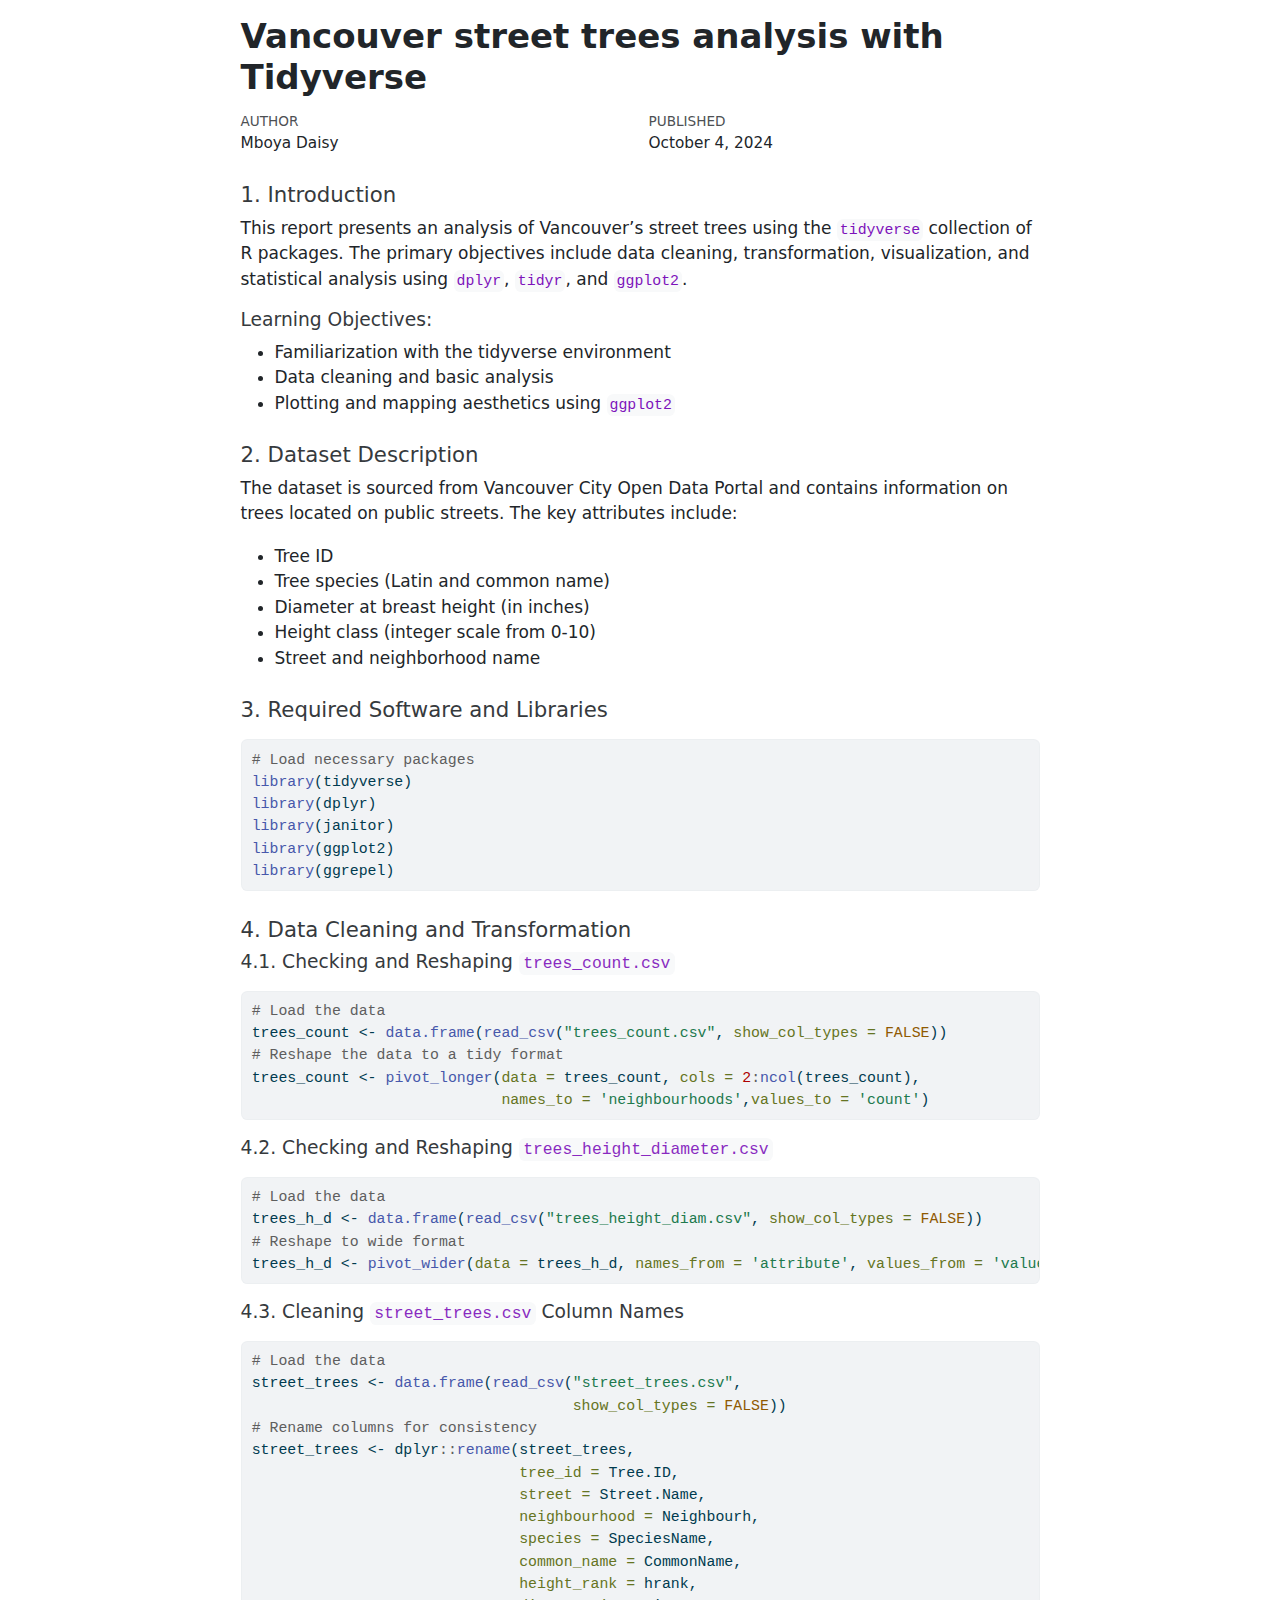
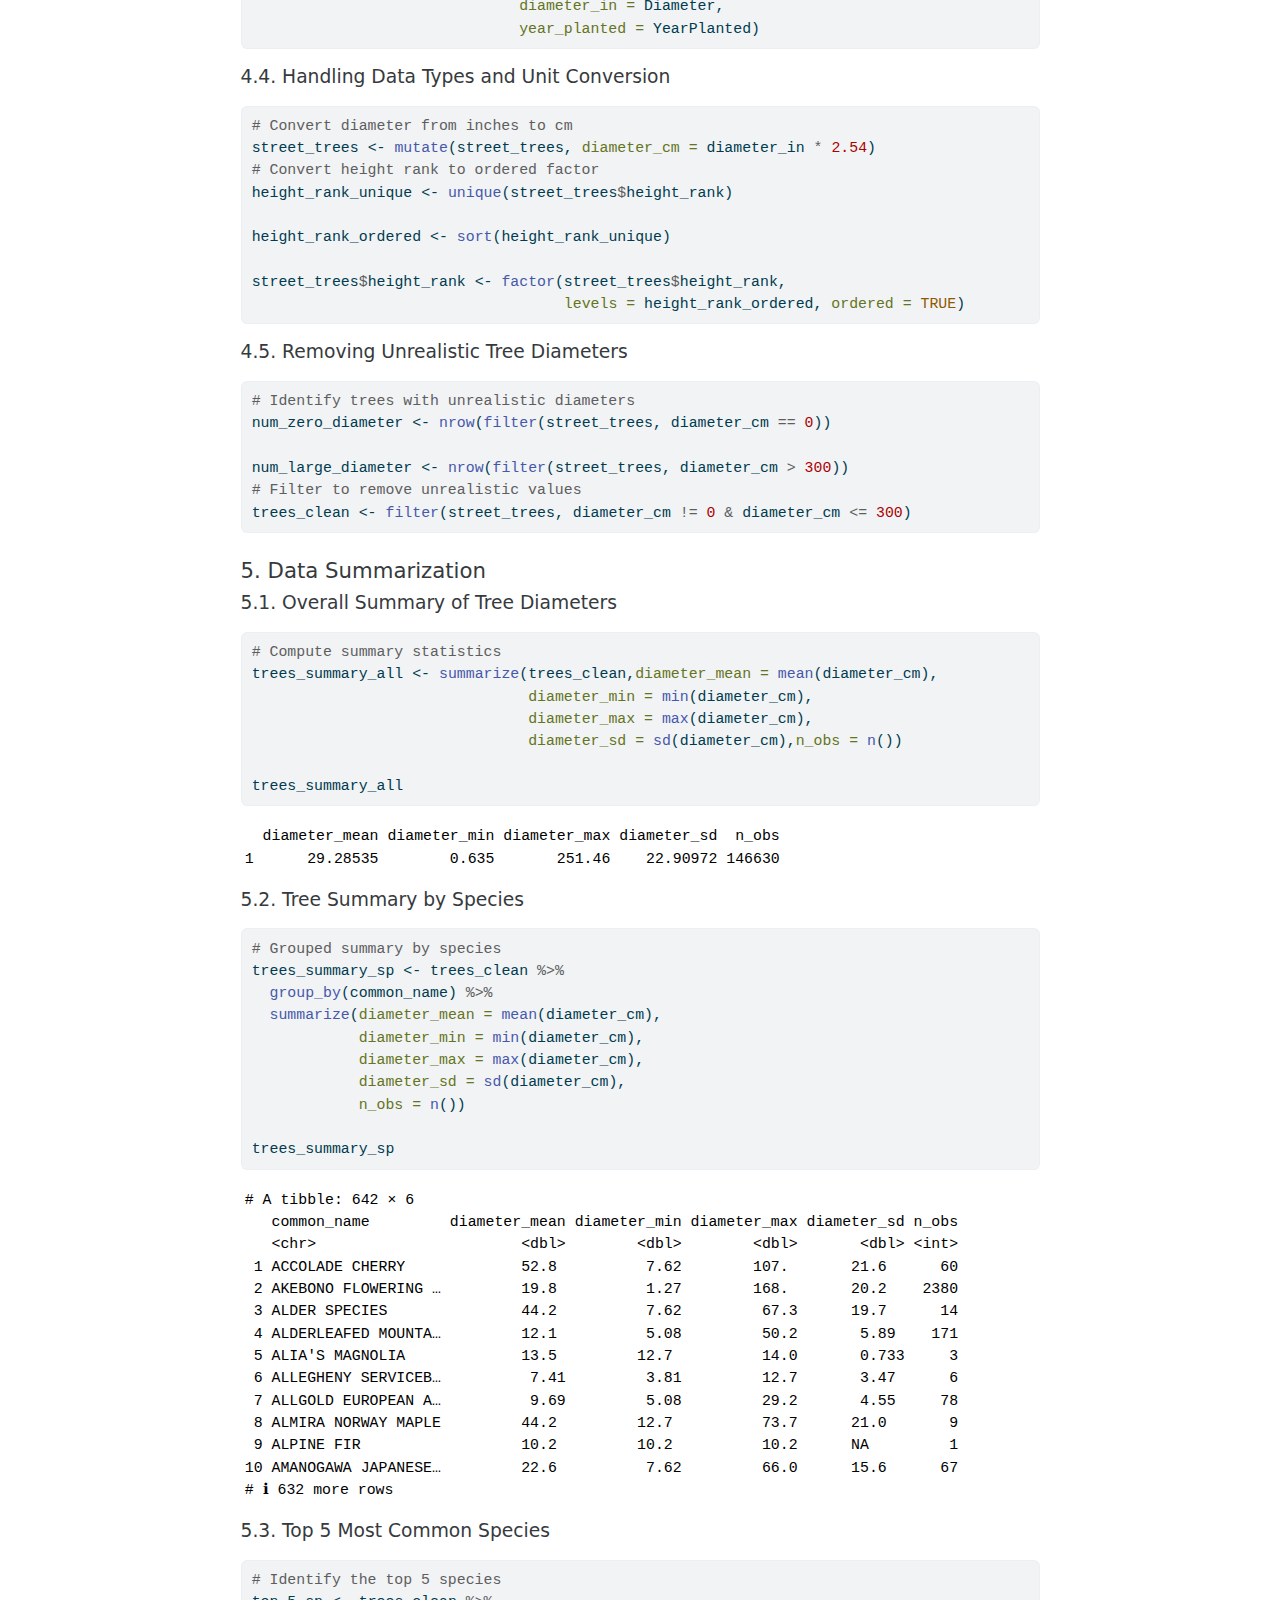
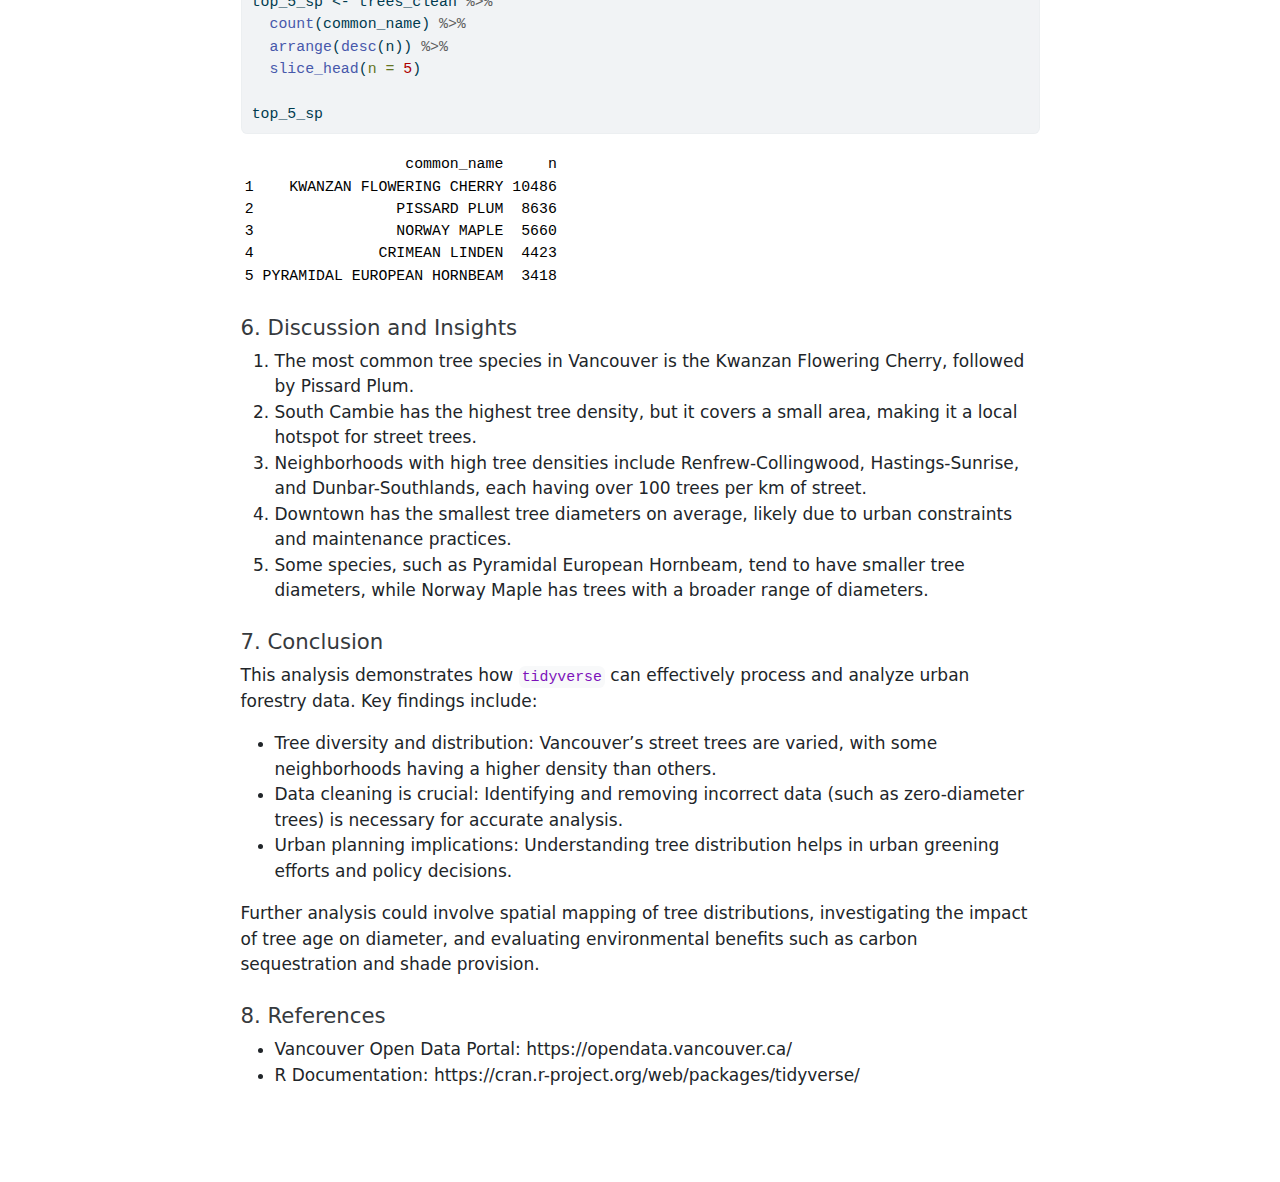
<file: Remote Sensing/Tidyverse/GEM520_Lab4-assign.html>
<!DOCTYPE html>
<html xmlns="http://www.w3.org/1999/xhtml" lang="en" xml:lang="en"><head>

<meta charset="utf-8">
<meta name="generator" content="quarto-1.5.57">

<meta name="viewport" content="width=device-width, initial-scale=1.0, user-scalable=yes">

<meta name="author" content="Mboya Daisy">
<meta name="dcterms.date" content="2024-10-04">

<title>Vancouver street trees analysis with Tidyverse</title>
<style>
code{white-space: pre-wrap;}
span.smallcaps{font-variant: small-caps;}
div.columns{display: flex; gap: min(4vw, 1.5em);}
div.column{flex: auto; overflow-x: auto;}
div.hanging-indent{margin-left: 1.5em; text-indent: -1.5em;}
ul.task-list{list-style: none;}
ul.task-list li input[type="checkbox"] {
  width: 0.8em;
  margin: 0 0.8em 0.2em -1em; /* quarto-specific, see https://github.com/quarto-dev/quarto-cli/issues/4556 */ 
  vertical-align: middle;
}
/* CSS for syntax highlighting */
pre > code.sourceCode { white-space: pre; position: relative; }
pre > code.sourceCode > span { line-height: 1.25; }
pre > code.sourceCode > span:empty { height: 1.2em; }
.sourceCode { overflow: visible; }
code.sourceCode > span { color: inherit; text-decoration: inherit; }
div.sourceCode { margin: 1em 0; }
pre.sourceCode { margin: 0; }
@media screen {
div.sourceCode { overflow: auto; }
}
@media print {
pre > code.sourceCode { white-space: pre-wrap; }
pre > code.sourceCode > span { display: inline-block; text-indent: -5em; padding-left: 5em; }
}
pre.numberSource code
  { counter-reset: source-line 0; }
pre.numberSource code > span
  { position: relative; left: -4em; counter-increment: source-line; }
pre.numberSource code > span > a:first-child::before
  { content: counter(source-line);
    position: relative; left: -1em; text-align: right; vertical-align: baseline;
    border: none; display: inline-block;
    -webkit-touch-callout: none; -webkit-user-select: none;
    -khtml-user-select: none; -moz-user-select: none;
    -ms-user-select: none; user-select: none;
    padding: 0 4px; width: 4em;
  }
pre.numberSource { margin-left: 3em;  padding-left: 4px; }
div.sourceCode
  {   }
@media screen {
pre > code.sourceCode > span > a:first-child::before { text-decoration: underline; }
}
</style>


<script src="GEM520_Lab4-assign_files/libs/clipboard/clipboard.min.js"></script>
<script src="GEM520_Lab4-assign_files/libs/quarto-html/quarto.js"></script>
<script src="GEM520_Lab4-assign_files/libs/quarto-html/popper.min.js"></script>
<script src="GEM520_Lab4-assign_files/libs/quarto-html/tippy.umd.min.js"></script>
<script src="GEM520_Lab4-assign_files/libs/quarto-html/anchor.min.js"></script>
<link href="GEM520_Lab4-assign_files/libs/quarto-html/tippy.css" rel="stylesheet">
<link href="GEM520_Lab4-assign_files/libs/quarto-html/quarto-syntax-highlighting.css" rel="stylesheet" id="quarto-text-highlighting-styles">
<script src="GEM520_Lab4-assign_files/libs/bootstrap/bootstrap.min.js"></script>
<link href="GEM520_Lab4-assign_files/libs/bootstrap/bootstrap-icons.css" rel="stylesheet">
<link href="GEM520_Lab4-assign_files/libs/bootstrap/bootstrap.min.css" rel="stylesheet" id="quarto-bootstrap" data-mode="light">


</head>

<body class="fullcontent">

<div id="quarto-content" class="page-columns page-rows-contents page-layout-article">

<main class="content" id="quarto-document-content">

<header id="title-block-header" class="quarto-title-block default">
<div class="quarto-title">
<h1 class="title">Vancouver street trees analysis with Tidyverse</h1>
</div>



<div class="quarto-title-meta">

    <div>
    <div class="quarto-title-meta-heading">Author</div>
    <div class="quarto-title-meta-contents">
             <p>Mboya Daisy </p>
          </div>
  </div>
    
    <div>
    <div class="quarto-title-meta-heading">Published</div>
    <div class="quarto-title-meta-contents">
      <p class="date">October 4, 2024</p>
    </div>
  </div>
  
    
  </div>
  


</header>


<section id="introduction" class="level4">
<h4 class="anchored" data-anchor-id="introduction">1. Introduction</h4>
<p>This report presents an analysis of Vancouver’s street trees using the <code>tidyverse</code> collection of R packages. The primary objectives include data cleaning, transformation, visualization, and statistical analysis using <code>dplyr</code>, <code>tidyr</code>, and <code>ggplot2</code>.</p>
<section id="learning-objectives" class="level5">
<h5 class="anchored" data-anchor-id="learning-objectives">Learning Objectives:</h5>
<ul>
<li>Familiarization with the tidyverse environment</li>
<li>Data cleaning and basic analysis</li>
<li>Plotting and mapping aesthetics using <code>ggplot2</code></li>
</ul>
</section>
</section>
<section id="dataset-description" class="level4">
<h4 class="anchored" data-anchor-id="dataset-description">2. Dataset Description</h4>
<p>The dataset is sourced from Vancouver City Open Data Portal and contains information on trees located on public streets. The key attributes include:</p>
<ul>
<li>Tree ID</li>
<li>Tree species (Latin and common name)</li>
<li>Diameter at breast height (in inches)</li>
<li>Height class (integer scale from 0-10)</li>
<li>Street and neighborhood name</li>
</ul>
</section>
<section id="required-software-and-libraries" class="level4">
<h4 class="anchored" data-anchor-id="required-software-and-libraries">3. Required Software and Libraries</h4>
<div class="cell">
<div class="sourceCode cell-code" id="cb1"><pre class="sourceCode r code-with-copy"><code class="sourceCode r"><span id="cb1-1"><a href="#cb1-1" aria-hidden="true" tabindex="-1"></a><span class="co"># Load necessary packages </span></span>
<span id="cb1-2"><a href="#cb1-2" aria-hidden="true" tabindex="-1"></a><span class="fu">library</span>(tidyverse) </span>
<span id="cb1-3"><a href="#cb1-3" aria-hidden="true" tabindex="-1"></a><span class="fu">library</span>(dplyr) </span>
<span id="cb1-4"><a href="#cb1-4" aria-hidden="true" tabindex="-1"></a><span class="fu">library</span>(janitor) </span>
<span id="cb1-5"><a href="#cb1-5" aria-hidden="true" tabindex="-1"></a><span class="fu">library</span>(ggplot2) </span>
<span id="cb1-6"><a href="#cb1-6" aria-hidden="true" tabindex="-1"></a><span class="fu">library</span>(ggrepel)</span></code><button title="Copy to Clipboard" class="code-copy-button"><i class="bi"></i></button></pre></div>
</div>
</section>
<section id="data-cleaning-and-transformation" class="level4">
<h4 class="anchored" data-anchor-id="data-cleaning-and-transformation">4. Data Cleaning and Transformation</h4>
<section id="checking-and-reshaping-trees_count.csv" class="level5">
<h5 class="anchored" data-anchor-id="checking-and-reshaping-trees_count.csv">4.1. Checking and Reshaping <code>trees_count.csv</code></h5>
<div class="cell">
<div class="sourceCode cell-code" id="cb2"><pre class="sourceCode r code-with-copy"><code class="sourceCode r"><span id="cb2-1"><a href="#cb2-1" aria-hidden="true" tabindex="-1"></a><span class="co"># Load the data </span></span>
<span id="cb2-2"><a href="#cb2-2" aria-hidden="true" tabindex="-1"></a>trees_count <span class="ot">&lt;-</span> <span class="fu">data.frame</span>(<span class="fu">read_csv</span>(<span class="st">"trees_count.csv"</span>, <span class="at">show_col_types =</span> <span class="cn">FALSE</span>))  </span>
<span id="cb2-3"><a href="#cb2-3" aria-hidden="true" tabindex="-1"></a><span class="co"># Reshape the data to a tidy format </span></span>
<span id="cb2-4"><a href="#cb2-4" aria-hidden="true" tabindex="-1"></a>trees_count <span class="ot">&lt;-</span> <span class="fu">pivot_longer</span>(<span class="at">data =</span> trees_count, <span class="at">cols =</span> <span class="dv">2</span><span class="sc">:</span><span class="fu">ncol</span>(trees_count),</span>
<span id="cb2-5"><a href="#cb2-5" aria-hidden="true" tabindex="-1"></a>                            <span class="at">names_to =</span> <span class="st">'neighbourhoods'</span>,<span class="at">values_to =</span> <span class="st">'count'</span>)</span></code><button title="Copy to Clipboard" class="code-copy-button"><i class="bi"></i></button></pre></div>
</div>
</section>
<section id="checking-and-reshaping-trees_height_diameter.csv" class="level5">
<h5 class="anchored" data-anchor-id="checking-and-reshaping-trees_height_diameter.csv">4.2. Checking and Reshaping <code>trees_height_diameter.csv</code></h5>
<div class="cell">
<div class="sourceCode cell-code" id="cb3"><pre class="sourceCode r code-with-copy"><code class="sourceCode r"><span id="cb3-1"><a href="#cb3-1" aria-hidden="true" tabindex="-1"></a><span class="co"># Load the data </span></span>
<span id="cb3-2"><a href="#cb3-2" aria-hidden="true" tabindex="-1"></a>trees_h_d <span class="ot">&lt;-</span> <span class="fu">data.frame</span>(<span class="fu">read_csv</span>(<span class="st">"trees_height_diam.csv"</span>, <span class="at">show_col_types =</span> <span class="cn">FALSE</span>))</span>
<span id="cb3-3"><a href="#cb3-3" aria-hidden="true" tabindex="-1"></a><span class="co"># Reshape to wide format </span></span>
<span id="cb3-4"><a href="#cb3-4" aria-hidden="true" tabindex="-1"></a>trees_h_d <span class="ot">&lt;-</span> <span class="fu">pivot_wider</span>(<span class="at">data =</span> trees_h_d, <span class="at">names_from =</span> <span class="st">'attribute'</span>, <span class="at">values_from =</span> <span class="st">'value'</span>)</span></code><button title="Copy to Clipboard" class="code-copy-button"><i class="bi"></i></button></pre></div>
</div>
</section>
<section id="cleaning-street_trees.csv-column-names" class="level5">
<h5 class="anchored" data-anchor-id="cleaning-street_trees.csv-column-names">4.3. Cleaning <code>street_trees.csv</code> Column Names</h5>
<div class="cell">
<div class="sourceCode cell-code" id="cb4"><pre class="sourceCode r code-with-copy"><code class="sourceCode r"><span id="cb4-1"><a href="#cb4-1" aria-hidden="true" tabindex="-1"></a><span class="co"># Load the data </span></span>
<span id="cb4-2"><a href="#cb4-2" aria-hidden="true" tabindex="-1"></a>street_trees <span class="ot">&lt;-</span> <span class="fu">data.frame</span>(<span class="fu">read_csv</span>(<span class="st">"street_trees.csv"</span>, </span>
<span id="cb4-3"><a href="#cb4-3" aria-hidden="true" tabindex="-1"></a>                                    <span class="at">show_col_types =</span> <span class="cn">FALSE</span>))  </span>
<span id="cb4-4"><a href="#cb4-4" aria-hidden="true" tabindex="-1"></a><span class="co"># Rename columns for consistency </span></span>
<span id="cb4-5"><a href="#cb4-5" aria-hidden="true" tabindex="-1"></a>street_trees <span class="ot">&lt;-</span> dplyr<span class="sc">::</span><span class="fu">rename</span>(street_trees,</span>
<span id="cb4-6"><a href="#cb4-6" aria-hidden="true" tabindex="-1"></a>                              <span class="at">tree_id =</span> Tree.ID,</span>
<span id="cb4-7"><a href="#cb4-7" aria-hidden="true" tabindex="-1"></a>                              <span class="at">street =</span> Street.Name,</span>
<span id="cb4-8"><a href="#cb4-8" aria-hidden="true" tabindex="-1"></a>                              <span class="at">neighbourhood =</span> Neighbourh,</span>
<span id="cb4-9"><a href="#cb4-9" aria-hidden="true" tabindex="-1"></a>                              <span class="at">species =</span> SpeciesName,</span>
<span id="cb4-10"><a href="#cb4-10" aria-hidden="true" tabindex="-1"></a>                              <span class="at">common_name =</span> CommonName,</span>
<span id="cb4-11"><a href="#cb4-11" aria-hidden="true" tabindex="-1"></a>                              <span class="at">height_rank =</span> hrank,</span>
<span id="cb4-12"><a href="#cb4-12" aria-hidden="true" tabindex="-1"></a>                              <span class="at">diameter_in =</span> Diameter,</span>
<span id="cb4-13"><a href="#cb4-13" aria-hidden="true" tabindex="-1"></a>                              <span class="at">year_planted =</span> YearPlanted)</span></code><button title="Copy to Clipboard" class="code-copy-button"><i class="bi"></i></button></pre></div>
</div>
</section>
<section id="handling-data-types-and-unit-conversion" class="level5">
<h5 class="anchored" data-anchor-id="handling-data-types-and-unit-conversion">4.4. Handling Data Types and Unit Conversion</h5>
<div class="cell">
<div class="sourceCode cell-code" id="cb5"><pre class="sourceCode r code-with-copy"><code class="sourceCode r"><span id="cb5-1"><a href="#cb5-1" aria-hidden="true" tabindex="-1"></a><span class="co"># Convert diameter from inches to cm </span></span>
<span id="cb5-2"><a href="#cb5-2" aria-hidden="true" tabindex="-1"></a>street_trees <span class="ot">&lt;-</span> <span class="fu">mutate</span>(street_trees, <span class="at">diameter_cm =</span> diameter_in <span class="sc">*</span> <span class="fl">2.54</span>)  </span>
<span id="cb5-3"><a href="#cb5-3" aria-hidden="true" tabindex="-1"></a><span class="co"># Convert height rank to ordered factor </span></span>
<span id="cb5-4"><a href="#cb5-4" aria-hidden="true" tabindex="-1"></a>height_rank_unique <span class="ot">&lt;-</span> <span class="fu">unique</span>(street_trees<span class="sc">$</span>height_rank) </span>
<span id="cb5-5"><a href="#cb5-5" aria-hidden="true" tabindex="-1"></a></span>
<span id="cb5-6"><a href="#cb5-6" aria-hidden="true" tabindex="-1"></a>height_rank_ordered <span class="ot">&lt;-</span> <span class="fu">sort</span>(height_rank_unique) </span>
<span id="cb5-7"><a href="#cb5-7" aria-hidden="true" tabindex="-1"></a></span>
<span id="cb5-8"><a href="#cb5-8" aria-hidden="true" tabindex="-1"></a>street_trees<span class="sc">$</span>height_rank <span class="ot">&lt;-</span> <span class="fu">factor</span>(street_trees<span class="sc">$</span>height_rank,</span>
<span id="cb5-9"><a href="#cb5-9" aria-hidden="true" tabindex="-1"></a>                                   <span class="at">levels =</span> height_rank_ordered, <span class="at">ordered =</span> <span class="cn">TRUE</span>)</span></code><button title="Copy to Clipboard" class="code-copy-button"><i class="bi"></i></button></pre></div>
</div>
</section>
<section id="removing-unrealistic-tree-diameters" class="level5">
<h5 class="anchored" data-anchor-id="removing-unrealistic-tree-diameters">4.5. Removing Unrealistic Tree Diameters</h5>
<div class="cell">
<div class="sourceCode cell-code" id="cb6"><pre class="sourceCode r code-with-copy"><code class="sourceCode r"><span id="cb6-1"><a href="#cb6-1" aria-hidden="true" tabindex="-1"></a><span class="co"># Identify trees with unrealistic diameters </span></span>
<span id="cb6-2"><a href="#cb6-2" aria-hidden="true" tabindex="-1"></a>num_zero_diameter <span class="ot">&lt;-</span> <span class="fu">nrow</span>(<span class="fu">filter</span>(street_trees, diameter_cm <span class="sc">==</span> <span class="dv">0</span>)) </span>
<span id="cb6-3"><a href="#cb6-3" aria-hidden="true" tabindex="-1"></a></span>
<span id="cb6-4"><a href="#cb6-4" aria-hidden="true" tabindex="-1"></a>num_large_diameter <span class="ot">&lt;-</span> <span class="fu">nrow</span>(<span class="fu">filter</span>(street_trees, diameter_cm <span class="sc">&gt;</span> <span class="dv">300</span>))  </span>
<span id="cb6-5"><a href="#cb6-5" aria-hidden="true" tabindex="-1"></a><span class="co"># Filter to remove unrealistic values </span></span>
<span id="cb6-6"><a href="#cb6-6" aria-hidden="true" tabindex="-1"></a>trees_clean <span class="ot">&lt;-</span> <span class="fu">filter</span>(street_trees, diameter_cm <span class="sc">!=</span> <span class="dv">0</span> <span class="sc">&amp;</span> diameter_cm <span class="sc">&lt;=</span> <span class="dv">300</span>)</span></code><button title="Copy to Clipboard" class="code-copy-button"><i class="bi"></i></button></pre></div>
</div>
</section>
</section>
<section id="data-summarization" class="level4">
<h4 class="anchored" data-anchor-id="data-summarization">5. Data Summarization</h4>
<section id="overall-summary-of-tree-diameters" class="level5">
<h5 class="anchored" data-anchor-id="overall-summary-of-tree-diameters">5.1. Overall Summary of Tree Diameters</h5>
<div class="cell">
<div class="sourceCode cell-code" id="cb7"><pre class="sourceCode r code-with-copy"><code class="sourceCode r"><span id="cb7-1"><a href="#cb7-1" aria-hidden="true" tabindex="-1"></a><span class="co"># Compute summary statistics </span></span>
<span id="cb7-2"><a href="#cb7-2" aria-hidden="true" tabindex="-1"></a>trees_summary_all <span class="ot">&lt;-</span> <span class="fu">summarize</span>(trees_clean,<span class="at">diameter_mean =</span> <span class="fu">mean</span>(diameter_cm),</span>
<span id="cb7-3"><a href="#cb7-3" aria-hidden="true" tabindex="-1"></a>                               <span class="at">diameter_min =</span> <span class="fu">min</span>(diameter_cm),</span>
<span id="cb7-4"><a href="#cb7-4" aria-hidden="true" tabindex="-1"></a>                               <span class="at">diameter_max =</span> <span class="fu">max</span>(diameter_cm),</span>
<span id="cb7-5"><a href="#cb7-5" aria-hidden="true" tabindex="-1"></a>                               <span class="at">diameter_sd =</span> <span class="fu">sd</span>(diameter_cm),<span class="at">n_obs =</span> <span class="fu">n</span>())</span>
<span id="cb7-6"><a href="#cb7-6" aria-hidden="true" tabindex="-1"></a></span>
<span id="cb7-7"><a href="#cb7-7" aria-hidden="true" tabindex="-1"></a>trees_summary_all</span></code><button title="Copy to Clipboard" class="code-copy-button"><i class="bi"></i></button></pre></div>
<div class="cell-output cell-output-stdout">
<pre><code>  diameter_mean diameter_min diameter_max diameter_sd  n_obs
1      29.28535        0.635       251.46    22.90972 146630</code></pre>
</div>
</div>
</section>
<section id="tree-summary-by-species" class="level5">
<h5 class="anchored" data-anchor-id="tree-summary-by-species">5.2. Tree Summary by Species</h5>
<div class="cell">
<div class="sourceCode cell-code" id="cb9"><pre class="sourceCode r code-with-copy"><code class="sourceCode r"><span id="cb9-1"><a href="#cb9-1" aria-hidden="true" tabindex="-1"></a><span class="co"># Grouped summary by species </span></span>
<span id="cb9-2"><a href="#cb9-2" aria-hidden="true" tabindex="-1"></a>trees_summary_sp <span class="ot">&lt;-</span> trees_clean <span class="sc">%&gt;%</span> </span>
<span id="cb9-3"><a href="#cb9-3" aria-hidden="true" tabindex="-1"></a>  <span class="fu">group_by</span>(common_name) <span class="sc">%&gt;%</span> </span>
<span id="cb9-4"><a href="#cb9-4" aria-hidden="true" tabindex="-1"></a>  <span class="fu">summarize</span>(<span class="at">diameter_mean =</span> <span class="fu">mean</span>(diameter_cm),</span>
<span id="cb9-5"><a href="#cb9-5" aria-hidden="true" tabindex="-1"></a>            <span class="at">diameter_min =</span> <span class="fu">min</span>(diameter_cm),</span>
<span id="cb9-6"><a href="#cb9-6" aria-hidden="true" tabindex="-1"></a>            <span class="at">diameter_max =</span> <span class="fu">max</span>(diameter_cm),</span>
<span id="cb9-7"><a href="#cb9-7" aria-hidden="true" tabindex="-1"></a>            <span class="at">diameter_sd =</span> <span class="fu">sd</span>(diameter_cm),</span>
<span id="cb9-8"><a href="#cb9-8" aria-hidden="true" tabindex="-1"></a>            <span class="at">n_obs =</span> <span class="fu">n</span>())</span>
<span id="cb9-9"><a href="#cb9-9" aria-hidden="true" tabindex="-1"></a></span>
<span id="cb9-10"><a href="#cb9-10" aria-hidden="true" tabindex="-1"></a>trees_summary_sp</span></code><button title="Copy to Clipboard" class="code-copy-button"><i class="bi"></i></button></pre></div>
<div class="cell-output cell-output-stdout">
<pre><code># A tibble: 642 × 6
   common_name         diameter_mean diameter_min diameter_max diameter_sd n_obs
   &lt;chr&gt;                       &lt;dbl&gt;        &lt;dbl&gt;        &lt;dbl&gt;       &lt;dbl&gt; &lt;int&gt;
 1 ACCOLADE CHERRY             52.8          7.62        107.       21.6      60
 2 AKEBONO FLOWERING …         19.8          1.27        168.       20.2    2380
 3 ALDER SPECIES               44.2          7.62         67.3      19.7      14
 4 ALDERLEAFED MOUNTA…         12.1          5.08         50.2       5.89    171
 5 ALIA'S MAGNOLIA             13.5         12.7          14.0       0.733     3
 6 ALLEGHENY SERVICEB…          7.41         3.81         12.7       3.47      6
 7 ALLGOLD EUROPEAN A…          9.69         5.08         29.2       4.55     78
 8 ALMIRA NORWAY MAPLE         44.2         12.7          73.7      21.0       9
 9 ALPINE FIR                  10.2         10.2          10.2      NA         1
10 AMANOGAWA JAPANESE…         22.6          7.62         66.0      15.6      67
# ℹ 632 more rows</code></pre>
</div>
</div>
</section>
<section id="top-5-most-common-species" class="level5">
<h5 class="anchored" data-anchor-id="top-5-most-common-species">5.3. Top 5 Most Common Species</h5>
<div class="cell">
<div class="sourceCode cell-code" id="cb11"><pre class="sourceCode r code-with-copy"><code class="sourceCode r"><span id="cb11-1"><a href="#cb11-1" aria-hidden="true" tabindex="-1"></a><span class="co"># Identify the top 5 species </span></span>
<span id="cb11-2"><a href="#cb11-2" aria-hidden="true" tabindex="-1"></a>top_5_sp <span class="ot">&lt;-</span> trees_clean <span class="sc">%&gt;%</span> </span>
<span id="cb11-3"><a href="#cb11-3" aria-hidden="true" tabindex="-1"></a>  <span class="fu">count</span>(common_name) <span class="sc">%&gt;%</span> </span>
<span id="cb11-4"><a href="#cb11-4" aria-hidden="true" tabindex="-1"></a>  <span class="fu">arrange</span>(<span class="fu">desc</span>(n)) <span class="sc">%&gt;%</span> </span>
<span id="cb11-5"><a href="#cb11-5" aria-hidden="true" tabindex="-1"></a>  <span class="fu">slice_head</span>(<span class="at">n =</span> <span class="dv">5</span>)</span>
<span id="cb11-6"><a href="#cb11-6" aria-hidden="true" tabindex="-1"></a></span>
<span id="cb11-7"><a href="#cb11-7" aria-hidden="true" tabindex="-1"></a>top_5_sp</span></code><button title="Copy to Clipboard" class="code-copy-button"><i class="bi"></i></button></pre></div>
<div class="cell-output cell-output-stdout">
<pre><code>                  common_name     n
1    KWANZAN FLOWERING CHERRY 10486
2                PISSARD PLUM  8636
3                NORWAY MAPLE  5660
4              CRIMEAN LINDEN  4423
5 PYRAMIDAL EUROPEAN HORNBEAM  3418</code></pre>
</div>
</div>
</section>
</section>
<section id="discussion-and-insights" class="level4">
<h4 class="anchored" data-anchor-id="discussion-and-insights">6. Discussion and Insights</h4>
<ol type="1">
<li>The most common tree species in Vancouver is the Kwanzan Flowering Cherry, followed by Pissard Plum.</li>
<li>South Cambie has the highest tree density, but it covers a small area, making it a local hotspot for street trees.</li>
<li>Neighborhoods with high tree densities include Renfrew-Collingwood, Hastings-Sunrise, and Dunbar-Southlands, each having over 100 trees per km of street.</li>
<li>Downtown has the smallest tree diameters on average, likely due to urban constraints and maintenance practices.</li>
<li>Some species, such as Pyramidal European Hornbeam, tend to have smaller tree diameters, while Norway Maple has trees with a broader range of diameters.</li>
</ol>
</section>
<section id="conclusion" class="level4">
<h4 class="anchored" data-anchor-id="conclusion">7. Conclusion</h4>
<p>This analysis demonstrates how <code>tidyverse</code> can effectively process and analyze urban forestry data. Key findings include:</p>
<ul>
<li>Tree diversity and distribution: Vancouver’s street trees are varied, with some neighborhoods having a higher density than others.</li>
<li>Data cleaning is crucial: Identifying and removing incorrect data (such as zero-diameter trees) is necessary for accurate analysis.</li>
<li>Urban planning implications: Understanding tree distribution helps in urban greening efforts and policy decisions.</li>
</ul>
<p>Further analysis could involve spatial mapping of tree distributions, investigating the impact of tree age on diameter, and evaluating environmental benefits such as carbon sequestration and shade provision.</p>
</section>
<section id="references" class="level4">
<h4 class="anchored" data-anchor-id="references">8. References</h4>
<ul>
<li>Vancouver Open Data Portal: https://opendata.vancouver.ca/</li>
<li>R Documentation: https://cran.r-project.org/web/packages/tidyverse/</li>
</ul>
</section>

</main>
<!-- /main column -->
<script id="quarto-html-after-body" type="application/javascript">
window.document.addEventListener("DOMContentLoaded", function (event) {
  const toggleBodyColorMode = (bsSheetEl) => {
    const mode = bsSheetEl.getAttribute("data-mode");
    const bodyEl = window.document.querySelector("body");
    if (mode === "dark") {
      bodyEl.classList.add("quarto-dark");
      bodyEl.classList.remove("quarto-light");
    } else {
      bodyEl.classList.add("quarto-light");
      bodyEl.classList.remove("quarto-dark");
    }
  }
  const toggleBodyColorPrimary = () => {
    const bsSheetEl = window.document.querySelector("link#quarto-bootstrap");
    if (bsSheetEl) {
      toggleBodyColorMode(bsSheetEl);
    }
  }
  toggleBodyColorPrimary();  
  const icon = "";
  const anchorJS = new window.AnchorJS();
  anchorJS.options = {
    placement: 'right',
    icon: icon
  };
  anchorJS.add('.anchored');
  const isCodeAnnotation = (el) => {
    for (const clz of el.classList) {
      if (clz.startsWith('code-annotation-')) {                     
        return true;
      }
    }
    return false;
  }
  const onCopySuccess = function(e) {
    // button target
    const button = e.trigger;
    // don't keep focus
    button.blur();
    // flash "checked"
    button.classList.add('code-copy-button-checked');
    var currentTitle = button.getAttribute("title");
    button.setAttribute("title", "Copied!");
    let tooltip;
    if (window.bootstrap) {
      button.setAttribute("data-bs-toggle", "tooltip");
      button.setAttribute("data-bs-placement", "left");
      button.setAttribute("data-bs-title", "Copied!");
      tooltip = new bootstrap.Tooltip(button, 
        { trigger: "manual", 
          customClass: "code-copy-button-tooltip",
          offset: [0, -8]});
      tooltip.show();    
    }
    setTimeout(function() {
      if (tooltip) {
        tooltip.hide();
        button.removeAttribute("data-bs-title");
        button.removeAttribute("data-bs-toggle");
        button.removeAttribute("data-bs-placement");
      }
      button.setAttribute("title", currentTitle);
      button.classList.remove('code-copy-button-checked');
    }, 1000);
    // clear code selection
    e.clearSelection();
  }
  const getTextToCopy = function(trigger) {
      const codeEl = trigger.previousElementSibling.cloneNode(true);
      for (const childEl of codeEl.children) {
        if (isCodeAnnotation(childEl)) {
          childEl.remove();
        }
      }
      return codeEl.innerText;
  }
  const clipboard = new window.ClipboardJS('.code-copy-button:not([data-in-quarto-modal])', {
    text: getTextToCopy
  });
  clipboard.on('success', onCopySuccess);
  if (window.document.getElementById('quarto-embedded-source-code-modal')) {
    // For code content inside modals, clipBoardJS needs to be initialized with a container option
    // TODO: Check when it could be a function (https://github.com/zenorocha/clipboard.js/issues/860)
    const clipboardModal = new window.ClipboardJS('.code-copy-button[data-in-quarto-modal]', {
      text: getTextToCopy,
      container: window.document.getElementById('quarto-embedded-source-code-modal')
    });
    clipboardModal.on('success', onCopySuccess);
  }
    var localhostRegex = new RegExp(/^(?:http|https):\/\/localhost\:?[0-9]*\//);
    var mailtoRegex = new RegExp(/^mailto:/);
      var filterRegex = new RegExp('/' + window.location.host + '/');
    var isInternal = (href) => {
        return filterRegex.test(href) || localhostRegex.test(href) || mailtoRegex.test(href);
    }
    // Inspect non-navigation links and adorn them if external
 	var links = window.document.querySelectorAll('a[href]:not(.nav-link):not(.navbar-brand):not(.toc-action):not(.sidebar-link):not(.sidebar-item-toggle):not(.pagination-link):not(.no-external):not([aria-hidden]):not(.dropdown-item):not(.quarto-navigation-tool):not(.about-link)');
    for (var i=0; i<links.length; i++) {
      const link = links[i];
      if (!isInternal(link.href)) {
        // undo the damage that might have been done by quarto-nav.js in the case of
        // links that we want to consider external
        if (link.dataset.originalHref !== undefined) {
          link.href = link.dataset.originalHref;
        }
      }
    }
  function tippyHover(el, contentFn, onTriggerFn, onUntriggerFn) {
    const config = {
      allowHTML: true,
      maxWidth: 500,
      delay: 100,
      arrow: false,
      appendTo: function(el) {
          return el.parentElement;
      },
      interactive: true,
      interactiveBorder: 10,
      theme: 'quarto',
      placement: 'bottom-start',
    };
    if (contentFn) {
      config.content = contentFn;
    }
    if (onTriggerFn) {
      config.onTrigger = onTriggerFn;
    }
    if (onUntriggerFn) {
      config.onUntrigger = onUntriggerFn;
    }
    window.tippy(el, config); 
  }
  const noterefs = window.document.querySelectorAll('a[role="doc-noteref"]');
  for (var i=0; i<noterefs.length; i++) {
    const ref = noterefs[i];
    tippyHover(ref, function() {
      // use id or data attribute instead here
      let href = ref.getAttribute('data-footnote-href') || ref.getAttribute('href');
      try { href = new URL(href).hash; } catch {}
      const id = href.replace(/^#\/?/, "");
      const note = window.document.getElementById(id);
      if (note) {
        return note.innerHTML;
      } else {
        return "";
      }
    });
  }
  const xrefs = window.document.querySelectorAll('a.quarto-xref');
  const processXRef = (id, note) => {
    // Strip column container classes
    const stripColumnClz = (el) => {
      el.classList.remove("page-full", "page-columns");
      if (el.children) {
        for (const child of el.children) {
          stripColumnClz(child);
        }
      }
    }
    stripColumnClz(note)
    if (id === null || id.startsWith('sec-')) {
      // Special case sections, only their first couple elements
      const container = document.createElement("div");
      if (note.children && note.children.length > 2) {
        container.appendChild(note.children[0].cloneNode(true));
        for (let i = 1; i < note.children.length; i++) {
          const child = note.children[i];
          if (child.tagName === "P" && child.innerText === "") {
            continue;
          } else {
            container.appendChild(child.cloneNode(true));
            break;
          }
        }
        if (window.Quarto?.typesetMath) {
          window.Quarto.typesetMath(container);
        }
        return container.innerHTML
      } else {
        if (window.Quarto?.typesetMath) {
          window.Quarto.typesetMath(note);
        }
        return note.innerHTML;
      }
    } else {
      // Remove any anchor links if they are present
      const anchorLink = note.querySelector('a.anchorjs-link');
      if (anchorLink) {
        anchorLink.remove();
      }
      if (window.Quarto?.typesetMath) {
        window.Quarto.typesetMath(note);
      }
      // TODO in 1.5, we should make sure this works without a callout special case
      if (note.classList.contains("callout")) {
        return note.outerHTML;
      } else {
        return note.innerHTML;
      }
    }
  }
  for (var i=0; i<xrefs.length; i++) {
    const xref = xrefs[i];
    tippyHover(xref, undefined, function(instance) {
      instance.disable();
      let url = xref.getAttribute('href');
      let hash = undefined; 
      if (url.startsWith('#')) {
        hash = url;
      } else {
        try { hash = new URL(url).hash; } catch {}
      }
      if (hash) {
        const id = hash.replace(/^#\/?/, "");
        const note = window.document.getElementById(id);
        if (note !== null) {
          try {
            const html = processXRef(id, note.cloneNode(true));
            instance.setContent(html);
          } finally {
            instance.enable();
            instance.show();
          }
        } else {
          // See if we can fetch this
          fetch(url.split('#')[0])
          .then(res => res.text())
          .then(html => {
            const parser = new DOMParser();
            const htmlDoc = parser.parseFromString(html, "text/html");
            const note = htmlDoc.getElementById(id);
            if (note !== null) {
              const html = processXRef(id, note);
              instance.setContent(html);
            } 
          }).finally(() => {
            instance.enable();
            instance.show();
          });
        }
      } else {
        // See if we can fetch a full url (with no hash to target)
        // This is a special case and we should probably do some content thinning / targeting
        fetch(url)
        .then(res => res.text())
        .then(html => {
          const parser = new DOMParser();
          const htmlDoc = parser.parseFromString(html, "text/html");
          const note = htmlDoc.querySelector('main.content');
          if (note !== null) {
            // This should only happen for chapter cross references
            // (since there is no id in the URL)
            // remove the first header
            if (note.children.length > 0 && note.children[0].tagName === "HEADER") {
              note.children[0].remove();
            }
            const html = processXRef(null, note);
            instance.setContent(html);
          } 
        }).finally(() => {
          instance.enable();
          instance.show();
        });
      }
    }, function(instance) {
    });
  }
      let selectedAnnoteEl;
      const selectorForAnnotation = ( cell, annotation) => {
        let cellAttr = 'data-code-cell="' + cell + '"';
        let lineAttr = 'data-code-annotation="' +  annotation + '"';
        const selector = 'span[' + cellAttr + '][' + lineAttr + ']';
        return selector;
      }
      const selectCodeLines = (annoteEl) => {
        const doc = window.document;
        const targetCell = annoteEl.getAttribute("data-target-cell");
        const targetAnnotation = annoteEl.getAttribute("data-target-annotation");
        const annoteSpan = window.document.querySelector(selectorForAnnotation(targetCell, targetAnnotation));
        const lines = annoteSpan.getAttribute("data-code-lines").split(",");
        const lineIds = lines.map((line) => {
          return targetCell + "-" + line;
        })
        let top = null;
        let height = null;
        let parent = null;
        if (lineIds.length > 0) {
            //compute the position of the single el (top and bottom and make a div)
            const el = window.document.getElementById(lineIds[0]);
            top = el.offsetTop;
            height = el.offsetHeight;
            parent = el.parentElement.parentElement;
          if (lineIds.length > 1) {
            const lastEl = window.document.getElementById(lineIds[lineIds.length - 1]);
            const bottom = lastEl.offsetTop + lastEl.offsetHeight;
            height = bottom - top;
          }
          if (top !== null && height !== null && parent !== null) {
            // cook up a div (if necessary) and position it 
            let div = window.document.getElementById("code-annotation-line-highlight");
            if (div === null) {
              div = window.document.createElement("div");
              div.setAttribute("id", "code-annotation-line-highlight");
              div.style.position = 'absolute';
              parent.appendChild(div);
            }
            div.style.top = top - 2 + "px";
            div.style.height = height + 4 + "px";
            div.style.left = 0;
            let gutterDiv = window.document.getElementById("code-annotation-line-highlight-gutter");
            if (gutterDiv === null) {
              gutterDiv = window.document.createElement("div");
              gutterDiv.setAttribute("id", "code-annotation-line-highlight-gutter");
              gutterDiv.style.position = 'absolute';
              const codeCell = window.document.getElementById(targetCell);
              const gutter = codeCell.querySelector('.code-annotation-gutter');
              gutter.appendChild(gutterDiv);
            }
            gutterDiv.style.top = top - 2 + "px";
            gutterDiv.style.height = height + 4 + "px";
          }
          selectedAnnoteEl = annoteEl;
        }
      };
      const unselectCodeLines = () => {
        const elementsIds = ["code-annotation-line-highlight", "code-annotation-line-highlight-gutter"];
        elementsIds.forEach((elId) => {
          const div = window.document.getElementById(elId);
          if (div) {
            div.remove();
          }
        });
        selectedAnnoteEl = undefined;
      };
        // Handle positioning of the toggle
    window.addEventListener(
      "resize",
      throttle(() => {
        elRect = undefined;
        if (selectedAnnoteEl) {
          selectCodeLines(selectedAnnoteEl);
        }
      }, 10)
    );
    function throttle(fn, ms) {
    let throttle = false;
    let timer;
      return (...args) => {
        if(!throttle) { // first call gets through
            fn.apply(this, args);
            throttle = true;
        } else { // all the others get throttled
            if(timer) clearTimeout(timer); // cancel #2
            timer = setTimeout(() => {
              fn.apply(this, args);
              timer = throttle = false;
            }, ms);
        }
      };
    }
      // Attach click handler to the DT
      const annoteDls = window.document.querySelectorAll('dt[data-target-cell]');
      for (const annoteDlNode of annoteDls) {
        annoteDlNode.addEventListener('click', (event) => {
          const clickedEl = event.target;
          if (clickedEl !== selectedAnnoteEl) {
            unselectCodeLines();
            const activeEl = window.document.querySelector('dt[data-target-cell].code-annotation-active');
            if (activeEl) {
              activeEl.classList.remove('code-annotation-active');
            }
            selectCodeLines(clickedEl);
            clickedEl.classList.add('code-annotation-active');
          } else {
            // Unselect the line
            unselectCodeLines();
            clickedEl.classList.remove('code-annotation-active');
          }
        });
      }
  const findCites = (el) => {
    const parentEl = el.parentElement;
    if (parentEl) {
      const cites = parentEl.dataset.cites;
      if (cites) {
        return {
          el,
          cites: cites.split(' ')
        };
      } else {
        return findCites(el.parentElement)
      }
    } else {
      return undefined;
    }
  };
  var bibliorefs = window.document.querySelectorAll('a[role="doc-biblioref"]');
  for (var i=0; i<bibliorefs.length; i++) {
    const ref = bibliorefs[i];
    const citeInfo = findCites(ref);
    if (citeInfo) {
      tippyHover(citeInfo.el, function() {
        var popup = window.document.createElement('div');
        citeInfo.cites.forEach(function(cite) {
          var citeDiv = window.document.createElement('div');
          citeDiv.classList.add('hanging-indent');
          citeDiv.classList.add('csl-entry');
          var biblioDiv = window.document.getElementById('ref-' + cite);
          if (biblioDiv) {
            citeDiv.innerHTML = biblioDiv.innerHTML;
          }
          popup.appendChild(citeDiv);
        });
        return popup.innerHTML;
      });
    }
  }
});
</script>
</div> <!-- /content -->




</body></html>
</file>
<file: test_files/libs/quarto-html/tippy.css>
.tippy-box[data-animation=fade][data-state=hidden]{opacity:0}[data-tippy-root]{max-width:calc(100vw - 10px)}.tippy-box{position:relative;background-color:#333;color:#fff;border-radius:4px;font-size:14px;line-height:1.4;white-space:normal;outline:0;transition-property:transform,visibility,opacity}.tippy-box[data-placement^=top]>.tippy-arrow{bottom:0}.tippy-box[data-placement^=top]>.tippy-arrow:before{bottom:-7px;left:0;border-width:8px 8px 0;border-top-color:initial;transform-origin:center top}.tippy-box[data-placement^=bottom]>.tippy-arrow{top:0}.tippy-box[data-placement^=bottom]>.tippy-arrow:before{top:-7px;left:0;border-width:0 8px 8px;border-bottom-color:initial;transform-origin:center bottom}.tippy-box[data-placement^=left]>.tippy-arrow{right:0}.tippy-box[data-placement^=left]>.tippy-arrow:before{border-width:8px 0 8px 8px;border-left-color:initial;right:-7px;transform-origin:center left}.tippy-box[data-placement^=right]>.tippy-arrow{left:0}.tippy-box[data-placement^=right]>.tippy-arrow:before{left:-7px;border-width:8px 8px 8px 0;border-right-color:initial;transform-origin:center right}.tippy-box[data-inertia][data-state=visible]{transition-timing-function:cubic-bezier(.54,1.5,.38,1.11)}.tippy-arrow{width:16px;height:16px;color:#333}.tippy-arrow:before{content:"";position:absolute;border-color:transparent;border-style:solid}.tippy-content{position:relative;padding:5px 9px;z-index:1}
</file>
<file: test_files/libs/quarto-html/quarto-syntax-highlighting.css>
/* quarto syntax highlight colors */
:root {
  --quarto-hl-ot-color: #003B4F;
  --quarto-hl-at-color: #657422;
  --quarto-hl-ss-color: #20794D;
  --quarto-hl-an-color: #5E5E5E;
  --quarto-hl-fu-color: #4758AB;
  --quarto-hl-st-color: #20794D;
  --quarto-hl-cf-color: #003B4F;
  --quarto-hl-op-color: #5E5E5E;
  --quarto-hl-er-color: #AD0000;
  --quarto-hl-bn-color: #AD0000;
  --quarto-hl-al-color: #AD0000;
  --quarto-hl-va-color: #111111;
  --quarto-hl-bu-color: inherit;
  --quarto-hl-ex-color: inherit;
  --quarto-hl-pp-color: #AD0000;
  --quarto-hl-in-color: #5E5E5E;
  --quarto-hl-vs-color: #20794D;
  --quarto-hl-wa-color: #5E5E5E;
  --quarto-hl-do-color: #5E5E5E;
  --quarto-hl-im-color: #00769E;
  --quarto-hl-ch-color: #20794D;
  --quarto-hl-dt-color: #AD0000;
  --quarto-hl-fl-color: #AD0000;
  --quarto-hl-co-color: #5E5E5E;
  --quarto-hl-cv-color: #5E5E5E;
  --quarto-hl-cn-color: #8f5902;
  --quarto-hl-sc-color: #5E5E5E;
  --quarto-hl-dv-color: #AD0000;
  --quarto-hl-kw-color: #003B4F;
}

/* other quarto variables */
:root {
  --quarto-font-monospace: SFMono-Regular, Menlo, Monaco, Consolas, "Liberation Mono", "Courier New", monospace;
}

pre > code.sourceCode > span {
  color: #003B4F;
}

code span {
  color: #003B4F;
}

code.sourceCode > span {
  color: #003B4F;
}

div.sourceCode,
div.sourceCode pre.sourceCode {
  color: #003B4F;
}

code span.ot {
  color: #003B4F;
  font-style: inherit;
}

code span.at {
  color: #657422;
  font-style: inherit;
}

code span.ss {
  color: #20794D;
  font-style: inherit;
}

code span.an {
  color: #5E5E5E;
  font-style: inherit;
}

code span.fu {
  color: #4758AB;
  font-style: inherit;
}

code span.st {
  color: #20794D;
  font-style: inherit;
}

code span.cf {
  color: #003B4F;
  font-weight: bold;
  font-style: inherit;
}

code span.op {
  color: #5E5E5E;
  font-style: inherit;
}

code span.er {
  color: #AD0000;
  font-style: inherit;
}

code span.bn {
  color: #AD0000;
  font-style: inherit;
}

code span.al {
  color: #AD0000;
  font-style: inherit;
}

code span.va {
  color: #111111;
  font-style: inherit;
}

code span.bu {
  font-style: inherit;
}

code span.ex {
  font-style: inherit;
}

code span.pp {
  color: #AD0000;
  font-style: inherit;
}

code span.in {
  color: #5E5E5E;
  font-style: inherit;
}

code span.vs {
  color: #20794D;
  font-style: inherit;
}

code span.wa {
  color: #5E5E5E;
  font-style: italic;
}

code span.do {
  color: #5E5E5E;
  font-style: italic;
}

code span.im {
  color: #00769E;
  font-style: inherit;
}

code span.ch {
  color: #20794D;
  font-style: inherit;
}

code span.dt {
  color: #AD0000;
  font-style: inherit;
}

code span.fl {
  color: #AD0000;
  font-style: inherit;
}

code span.co {
  color: #5E5E5E;
  font-style: inherit;
}

code span.cv {
  color: #5E5E5E;
  font-style: italic;
}

code span.cn {
  color: #8f5902;
  font-style: inherit;
}

code span.sc {
  color: #5E5E5E;
  font-style: inherit;
}

code span.dv {
  color: #AD0000;
  font-style: inherit;
}

code span.kw {
  color: #003B4F;
  font-weight: bold;
  font-style: inherit;
}

.prevent-inlining {
  content: "</";
}

/*# sourceMappingURL=debc5d5d77c3f9108843748ff7464032.css.map */
</file>
<file: Landscape Ecology/Historical data and Landscape patterns_files/libs/quarto-html/tippy.css>
.tippy-box[data-animation=fade][data-state=hidden]{opacity:0}[data-tippy-root]{max-width:calc(100vw - 10px)}.tippy-box{position:relative;background-color:#333;color:#fff;border-radius:4px;font-size:14px;line-height:1.4;white-space:normal;outline:0;transition-property:transform,visibility,opacity}.tippy-box[data-placement^=top]>.tippy-arrow{bottom:0}.tippy-box[data-placement^=top]>.tippy-arrow:before{bottom:-7px;left:0;border-width:8px 8px 0;border-top-color:initial;transform-origin:center top}.tippy-box[data-placement^=bottom]>.tippy-arrow{top:0}.tippy-box[data-placement^=bottom]>.tippy-arrow:before{top:-7px;left:0;border-width:0 8px 8px;border-bottom-color:initial;transform-origin:center bottom}.tippy-box[data-placement^=left]>.tippy-arrow{right:0}.tippy-box[data-placement^=left]>.tippy-arrow:before{border-width:8px 0 8px 8px;border-left-color:initial;right:-7px;transform-origin:center left}.tippy-box[data-placement^=right]>.tippy-arrow{left:0}.tippy-box[data-placement^=right]>.tippy-arrow:before{left:-7px;border-width:8px 8px 8px 0;border-right-color:initial;transform-origin:center right}.tippy-box[data-inertia][data-state=visible]{transition-timing-function:cubic-bezier(.54,1.5,.38,1.11)}.tippy-arrow{width:16px;height:16px;color:#333}.tippy-arrow:before{content:"";position:absolute;border-color:transparent;border-style:solid}.tippy-content{position:relative;padding:5px 9px;z-index:1}
</file>
<file: Landscape Ecology/Historical data and Landscape patterns_files/libs/quarto-html/quarto-syntax-highlighting.css>
/* quarto syntax highlight colors */
:root {
  --quarto-hl-ot-color: #003B4F;
  --quarto-hl-at-color: #657422;
  --quarto-hl-ss-color: #20794D;
  --quarto-hl-an-color: #5E5E5E;
  --quarto-hl-fu-color: #4758AB;
  --quarto-hl-st-color: #20794D;
  --quarto-hl-cf-color: #003B4F;
  --quarto-hl-op-color: #5E5E5E;
  --quarto-hl-er-color: #AD0000;
  --quarto-hl-bn-color: #AD0000;
  --quarto-hl-al-color: #AD0000;
  --quarto-hl-va-color: #111111;
  --quarto-hl-bu-color: inherit;
  --quarto-hl-ex-color: inherit;
  --quarto-hl-pp-color: #AD0000;
  --quarto-hl-in-color: #5E5E5E;
  --quarto-hl-vs-color: #20794D;
  --quarto-hl-wa-color: #5E5E5E;
  --quarto-hl-do-color: #5E5E5E;
  --quarto-hl-im-color: #00769E;
  --quarto-hl-ch-color: #20794D;
  --quarto-hl-dt-color: #AD0000;
  --quarto-hl-fl-color: #AD0000;
  --quarto-hl-co-color: #5E5E5E;
  --quarto-hl-cv-color: #5E5E5E;
  --quarto-hl-cn-color: #8f5902;
  --quarto-hl-sc-color: #5E5E5E;
  --quarto-hl-dv-color: #AD0000;
  --quarto-hl-kw-color: #003B4F;
}

/* other quarto variables */
:root {
  --quarto-font-monospace: SFMono-Regular, Menlo, Monaco, Consolas, "Liberation Mono", "Courier New", monospace;
}

pre > code.sourceCode > span {
  color: #003B4F;
}

code span {
  color: #003B4F;
}

code.sourceCode > span {
  color: #003B4F;
}

div.sourceCode,
div.sourceCode pre.sourceCode {
  color: #003B4F;
}

code span.ot {
  color: #003B4F;
  font-style: inherit;
}

code span.at {
  color: #657422;
  font-style: inherit;
}

code span.ss {
  color: #20794D;
  font-style: inherit;
}

code span.an {
  color: #5E5E5E;
  font-style: inherit;
}

code span.fu {
  color: #4758AB;
  font-style: inherit;
}

code span.st {
  color: #20794D;
  font-style: inherit;
}

code span.cf {
  color: #003B4F;
  font-weight: bold;
  font-style: inherit;
}

code span.op {
  color: #5E5E5E;
  font-style: inherit;
}

code span.er {
  color: #AD0000;
  font-style: inherit;
}

code span.bn {
  color: #AD0000;
  font-style: inherit;
}

code span.al {
  color: #AD0000;
  font-style: inherit;
}

code span.va {
  color: #111111;
  font-style: inherit;
}

code span.bu {
  font-style: inherit;
}

code span.ex {
  font-style: inherit;
}

code span.pp {
  color: #AD0000;
  font-style: inherit;
}

code span.in {
  color: #5E5E5E;
  font-style: inherit;
}

code span.vs {
  color: #20794D;
  font-style: inherit;
}

code span.wa {
  color: #5E5E5E;
  font-style: italic;
}

code span.do {
  color: #5E5E5E;
  font-style: italic;
}

code span.im {
  color: #00769E;
  font-style: inherit;
}

code span.ch {
  color: #20794D;
  font-style: inherit;
}

code span.dt {
  color: #AD0000;
  font-style: inherit;
}

code span.fl {
  color: #AD0000;
  font-style: inherit;
}

code span.co {
  color: #5E5E5E;
  font-style: inherit;
}

code span.cv {
  color: #5E5E5E;
  font-style: italic;
}

code span.cn {
  color: #8f5902;
  font-style: inherit;
}

code span.sc {
  color: #5E5E5E;
  font-style: inherit;
}

code span.dv {
  color: #AD0000;
  font-style: inherit;
}

code span.kw {
  color: #003B4F;
  font-weight: bold;
  font-style: inherit;
}

.prevent-inlining {
  content: "</";
}

/*# sourceMappingURL=debc5d5d77c3f9108843748ff7464032.css.map */
</file>
<file: Landscape Ecology/Laikipia County Suitability Analysis of wind farms_files/libs/quarto-html/tippy.css>
.tippy-box[data-animation=fade][data-state=hidden]{opacity:0}[data-tippy-root]{max-width:calc(100vw - 10px)}.tippy-box{position:relative;background-color:#333;color:#fff;border-radius:4px;font-size:14px;line-height:1.4;white-space:normal;outline:0;transition-property:transform,visibility,opacity}.tippy-box[data-placement^=top]>.tippy-arrow{bottom:0}.tippy-box[data-placement^=top]>.tippy-arrow:before{bottom:-7px;left:0;border-width:8px 8px 0;border-top-color:initial;transform-origin:center top}.tippy-box[data-placement^=bottom]>.tippy-arrow{top:0}.tippy-box[data-placement^=bottom]>.tippy-arrow:before{top:-7px;left:0;border-width:0 8px 8px;border-bottom-color:initial;transform-origin:center bottom}.tippy-box[data-placement^=left]>.tippy-arrow{right:0}.tippy-box[data-placement^=left]>.tippy-arrow:before{border-width:8px 0 8px 8px;border-left-color:initial;right:-7px;transform-origin:center left}.tippy-box[data-placement^=right]>.tippy-arrow{left:0}.tippy-box[data-placement^=right]>.tippy-arrow:before{left:-7px;border-width:8px 8px 8px 0;border-right-color:initial;transform-origin:center right}.tippy-box[data-inertia][data-state=visible]{transition-timing-function:cubic-bezier(.54,1.5,.38,1.11)}.tippy-arrow{width:16px;height:16px;color:#333}.tippy-arrow:before{content:"";position:absolute;border-color:transparent;border-style:solid}.tippy-content{position:relative;padding:5px 9px;z-index:1}
</file>
<file: Landscape Ecology/Laikipia County Suitability Analysis of wind farms_files/libs/quarto-html/quarto-syntax-highlighting.css>
/* quarto syntax highlight colors */
:root {
  --quarto-hl-ot-color: #003B4F;
  --quarto-hl-at-color: #657422;
  --quarto-hl-ss-color: #20794D;
  --quarto-hl-an-color: #5E5E5E;
  --quarto-hl-fu-color: #4758AB;
  --quarto-hl-st-color: #20794D;
  --quarto-hl-cf-color: #003B4F;
  --quarto-hl-op-color: #5E5E5E;
  --quarto-hl-er-color: #AD0000;
  --quarto-hl-bn-color: #AD0000;
  --quarto-hl-al-color: #AD0000;
  --quarto-hl-va-color: #111111;
  --quarto-hl-bu-color: inherit;
  --quarto-hl-ex-color: inherit;
  --quarto-hl-pp-color: #AD0000;
  --quarto-hl-in-color: #5E5E5E;
  --quarto-hl-vs-color: #20794D;
  --quarto-hl-wa-color: #5E5E5E;
  --quarto-hl-do-color: #5E5E5E;
  --quarto-hl-im-color: #00769E;
  --quarto-hl-ch-color: #20794D;
  --quarto-hl-dt-color: #AD0000;
  --quarto-hl-fl-color: #AD0000;
  --quarto-hl-co-color: #5E5E5E;
  --quarto-hl-cv-color: #5E5E5E;
  --quarto-hl-cn-color: #8f5902;
  --quarto-hl-sc-color: #5E5E5E;
  --quarto-hl-dv-color: #AD0000;
  --quarto-hl-kw-color: #003B4F;
}

/* other quarto variables */
:root {
  --quarto-font-monospace: SFMono-Regular, Menlo, Monaco, Consolas, "Liberation Mono", "Courier New", monospace;
}

pre > code.sourceCode > span {
  color: #003B4F;
}

code span {
  color: #003B4F;
}

code.sourceCode > span {
  color: #003B4F;
}

div.sourceCode,
div.sourceCode pre.sourceCode {
  color: #003B4F;
}

code span.ot {
  color: #003B4F;
  font-style: inherit;
}

code span.at {
  color: #657422;
  font-style: inherit;
}

code span.ss {
  color: #20794D;
  font-style: inherit;
}

code span.an {
  color: #5E5E5E;
  font-style: inherit;
}

code span.fu {
  color: #4758AB;
  font-style: inherit;
}

code span.st {
  color: #20794D;
  font-style: inherit;
}

code span.cf {
  color: #003B4F;
  font-weight: bold;
  font-style: inherit;
}

code span.op {
  color: #5E5E5E;
  font-style: inherit;
}

code span.er {
  color: #AD0000;
  font-style: inherit;
}

code span.bn {
  color: #AD0000;
  font-style: inherit;
}

code span.al {
  color: #AD0000;
  font-style: inherit;
}

code span.va {
  color: #111111;
  font-style: inherit;
}

code span.bu {
  font-style: inherit;
}

code span.ex {
  font-style: inherit;
}

code span.pp {
  color: #AD0000;
  font-style: inherit;
}

code span.in {
  color: #5E5E5E;
  font-style: inherit;
}

code span.vs {
  color: #20794D;
  font-style: inherit;
}

code span.wa {
  color: #5E5E5E;
  font-style: italic;
}

code span.do {
  color: #5E5E5E;
  font-style: italic;
}

code span.im {
  color: #00769E;
  font-style: inherit;
}

code span.ch {
  color: #20794D;
  font-style: inherit;
}

code span.dt {
  color: #AD0000;
  font-style: inherit;
}

code span.fl {
  color: #AD0000;
  font-style: inherit;
}

code span.co {
  color: #5E5E5E;
  font-style: inherit;
}

code span.cv {
  color: #5E5E5E;
  font-style: italic;
}

code span.cn {
  color: #8f5902;
  font-style: inherit;
}

code span.sc {
  color: #5E5E5E;
  font-style: inherit;
}

code span.dv {
  color: #AD0000;
  font-style: inherit;
}

code span.kw {
  color: #003B4F;
  font-weight: bold;
  font-style: inherit;
}

.prevent-inlining {
  content: "</";
}

/*# sourceMappingURL=debc5d5d77c3f9108843748ff7464032.css.map */
</file>
<file: Posts/Diverse Knowledge Systems_files/libs/quarto-html/tippy.css>
.tippy-box[data-animation=fade][data-state=hidden]{opacity:0}[data-tippy-root]{max-width:calc(100vw - 10px)}.tippy-box{position:relative;background-color:#333;color:#fff;border-radius:4px;font-size:14px;line-height:1.4;white-space:normal;outline:0;transition-property:transform,visibility,opacity}.tippy-box[data-placement^=top]>.tippy-arrow{bottom:0}.tippy-box[data-placement^=top]>.tippy-arrow:before{bottom:-7px;left:0;border-width:8px 8px 0;border-top-color:initial;transform-origin:center top}.tippy-box[data-placement^=bottom]>.tippy-arrow{top:0}.tippy-box[data-placement^=bottom]>.tippy-arrow:before{top:-7px;left:0;border-width:0 8px 8px;border-bottom-color:initial;transform-origin:center bottom}.tippy-box[data-placement^=left]>.tippy-arrow{right:0}.tippy-box[data-placement^=left]>.tippy-arrow:before{border-width:8px 0 8px 8px;border-left-color:initial;right:-7px;transform-origin:center left}.tippy-box[data-placement^=right]>.tippy-arrow{left:0}.tippy-box[data-placement^=right]>.tippy-arrow:before{left:-7px;border-width:8px 8px 8px 0;border-right-color:initial;transform-origin:center right}.tippy-box[data-inertia][data-state=visible]{transition-timing-function:cubic-bezier(.54,1.5,.38,1.11)}.tippy-arrow{width:16px;height:16px;color:#333}.tippy-arrow:before{content:"";position:absolute;border-color:transparent;border-style:solid}.tippy-content{position:relative;padding:5px 9px;z-index:1}
</file>
<file: Posts/Diverse Knowledge Systems_files/libs/quarto-html/quarto-syntax-highlighting.css>
/* quarto syntax highlight colors */
:root {
  --quarto-hl-ot-color: #003B4F;
  --quarto-hl-at-color: #657422;
  --quarto-hl-ss-color: #20794D;
  --quarto-hl-an-color: #5E5E5E;
  --quarto-hl-fu-color: #4758AB;
  --quarto-hl-st-color: #20794D;
  --quarto-hl-cf-color: #003B4F;
  --quarto-hl-op-color: #5E5E5E;
  --quarto-hl-er-color: #AD0000;
  --quarto-hl-bn-color: #AD0000;
  --quarto-hl-al-color: #AD0000;
  --quarto-hl-va-color: #111111;
  --quarto-hl-bu-color: inherit;
  --quarto-hl-ex-color: inherit;
  --quarto-hl-pp-color: #AD0000;
  --quarto-hl-in-color: #5E5E5E;
  --quarto-hl-vs-color: #20794D;
  --quarto-hl-wa-color: #5E5E5E;
  --quarto-hl-do-color: #5E5E5E;
  --quarto-hl-im-color: #00769E;
  --quarto-hl-ch-color: #20794D;
  --quarto-hl-dt-color: #AD0000;
  --quarto-hl-fl-color: #AD0000;
  --quarto-hl-co-color: #5E5E5E;
  --quarto-hl-cv-color: #5E5E5E;
  --quarto-hl-cn-color: #8f5902;
  --quarto-hl-sc-color: #5E5E5E;
  --quarto-hl-dv-color: #AD0000;
  --quarto-hl-kw-color: #003B4F;
}

/* other quarto variables */
:root {
  --quarto-font-monospace: SFMono-Regular, Menlo, Monaco, Consolas, "Liberation Mono", "Courier New", monospace;
}

pre > code.sourceCode > span {
  color: #003B4F;
}

code span {
  color: #003B4F;
}

code.sourceCode > span {
  color: #003B4F;
}

div.sourceCode,
div.sourceCode pre.sourceCode {
  color: #003B4F;
}

code span.ot {
  color: #003B4F;
  font-style: inherit;
}

code span.at {
  color: #657422;
  font-style: inherit;
}

code span.ss {
  color: #20794D;
  font-style: inherit;
}

code span.an {
  color: #5E5E5E;
  font-style: inherit;
}

code span.fu {
  color: #4758AB;
  font-style: inherit;
}

code span.st {
  color: #20794D;
  font-style: inherit;
}

code span.cf {
  color: #003B4F;
  font-weight: bold;
  font-style: inherit;
}

code span.op {
  color: #5E5E5E;
  font-style: inherit;
}

code span.er {
  color: #AD0000;
  font-style: inherit;
}

code span.bn {
  color: #AD0000;
  font-style: inherit;
}

code span.al {
  color: #AD0000;
  font-style: inherit;
}

code span.va {
  color: #111111;
  font-style: inherit;
}

code span.bu {
  font-style: inherit;
}

code span.ex {
  font-style: inherit;
}

code span.pp {
  color: #AD0000;
  font-style: inherit;
}

code span.in {
  color: #5E5E5E;
  font-style: inherit;
}

code span.vs {
  color: #20794D;
  font-style: inherit;
}

code span.wa {
  color: #5E5E5E;
  font-style: italic;
}

code span.do {
  color: #5E5E5E;
  font-style: italic;
}

code span.im {
  color: #00769E;
  font-style: inherit;
}

code span.ch {
  color: #20794D;
  font-style: inherit;
}

code span.dt {
  color: #AD0000;
  font-style: inherit;
}

code span.fl {
  color: #AD0000;
  font-style: inherit;
}

code span.co {
  color: #5E5E5E;
  font-style: inherit;
}

code span.cv {
  color: #5E5E5E;
  font-style: italic;
}

code span.cn {
  color: #8f5902;
  font-style: inherit;
}

code span.sc {
  color: #5E5E5E;
  font-style: inherit;
}

code span.dv {
  color: #AD0000;
  font-style: inherit;
}

code span.kw {
  color: #003B4F;
  font-weight: bold;
  font-style: inherit;
}

.prevent-inlining {
  content: "</";
}

/*# sourceMappingURL=debc5d5d77c3f9108843748ff7464032.css.map */
</file>
<file: Posts/Grazing Allotments in Carlifonia_files/libs/quarto-html/tippy.css>
.tippy-box[data-animation=fade][data-state=hidden]{opacity:0}[data-tippy-root]{max-width:calc(100vw - 10px)}.tippy-box{position:relative;background-color:#333;color:#fff;border-radius:4px;font-size:14px;line-height:1.4;white-space:normal;outline:0;transition-property:transform,visibility,opacity}.tippy-box[data-placement^=top]>.tippy-arrow{bottom:0}.tippy-box[data-placement^=top]>.tippy-arrow:before{bottom:-7px;left:0;border-width:8px 8px 0;border-top-color:initial;transform-origin:center top}.tippy-box[data-placement^=bottom]>.tippy-arrow{top:0}.tippy-box[data-placement^=bottom]>.tippy-arrow:before{top:-7px;left:0;border-width:0 8px 8px;border-bottom-color:initial;transform-origin:center bottom}.tippy-box[data-placement^=left]>.tippy-arrow{right:0}.tippy-box[data-placement^=left]>.tippy-arrow:before{border-width:8px 0 8px 8px;border-left-color:initial;right:-7px;transform-origin:center left}.tippy-box[data-placement^=right]>.tippy-arrow{left:0}.tippy-box[data-placement^=right]>.tippy-arrow:before{left:-7px;border-width:8px 8px 8px 0;border-right-color:initial;transform-origin:center right}.tippy-box[data-inertia][data-state=visible]{transition-timing-function:cubic-bezier(.54,1.5,.38,1.11)}.tippy-arrow{width:16px;height:16px;color:#333}.tippy-arrow:before{content:"";position:absolute;border-color:transparent;border-style:solid}.tippy-content{position:relative;padding:5px 9px;z-index:1}
</file>
<file: Posts/Grazing Allotments in Carlifonia_files/libs/quarto-html/quarto-syntax-highlighting.css>
/* quarto syntax highlight colors */
:root {
  --quarto-hl-ot-color: #003B4F;
  --quarto-hl-at-color: #657422;
  --quarto-hl-ss-color: #20794D;
  --quarto-hl-an-color: #5E5E5E;
  --quarto-hl-fu-color: #4758AB;
  --quarto-hl-st-color: #20794D;
  --quarto-hl-cf-color: #003B4F;
  --quarto-hl-op-color: #5E5E5E;
  --quarto-hl-er-color: #AD0000;
  --quarto-hl-bn-color: #AD0000;
  --quarto-hl-al-color: #AD0000;
  --quarto-hl-va-color: #111111;
  --quarto-hl-bu-color: inherit;
  --quarto-hl-ex-color: inherit;
  --quarto-hl-pp-color: #AD0000;
  --quarto-hl-in-color: #5E5E5E;
  --quarto-hl-vs-color: #20794D;
  --quarto-hl-wa-color: #5E5E5E;
  --quarto-hl-do-color: #5E5E5E;
  --quarto-hl-im-color: #00769E;
  --quarto-hl-ch-color: #20794D;
  --quarto-hl-dt-color: #AD0000;
  --quarto-hl-fl-color: #AD0000;
  --quarto-hl-co-color: #5E5E5E;
  --quarto-hl-cv-color: #5E5E5E;
  --quarto-hl-cn-color: #8f5902;
  --quarto-hl-sc-color: #5E5E5E;
  --quarto-hl-dv-color: #AD0000;
  --quarto-hl-kw-color: #003B4F;
}

/* other quarto variables */
:root {
  --quarto-font-monospace: SFMono-Regular, Menlo, Monaco, Consolas, "Liberation Mono", "Courier New", monospace;
}

pre > code.sourceCode > span {
  color: #003B4F;
}

code span {
  color: #003B4F;
}

code.sourceCode > span {
  color: #003B4F;
}

div.sourceCode,
div.sourceCode pre.sourceCode {
  color: #003B4F;
}

code span.ot {
  color: #003B4F;
  font-style: inherit;
}

code span.at {
  color: #657422;
  font-style: inherit;
}

code span.ss {
  color: #20794D;
  font-style: inherit;
}

code span.an {
  color: #5E5E5E;
  font-style: inherit;
}

code span.fu {
  color: #4758AB;
  font-style: inherit;
}

code span.st {
  color: #20794D;
  font-style: inherit;
}

code span.cf {
  color: #003B4F;
  font-weight: bold;
  font-style: inherit;
}

code span.op {
  color: #5E5E5E;
  font-style: inherit;
}

code span.er {
  color: #AD0000;
  font-style: inherit;
}

code span.bn {
  color: #AD0000;
  font-style: inherit;
}

code span.al {
  color: #AD0000;
  font-style: inherit;
}

code span.va {
  color: #111111;
  font-style: inherit;
}

code span.bu {
  font-style: inherit;
}

code span.ex {
  font-style: inherit;
}

code span.pp {
  color: #AD0000;
  font-style: inherit;
}

code span.in {
  color: #5E5E5E;
  font-style: inherit;
}

code span.vs {
  color: #20794D;
  font-style: inherit;
}

code span.wa {
  color: #5E5E5E;
  font-style: italic;
}

code span.do {
  color: #5E5E5E;
  font-style: italic;
}

code span.im {
  color: #00769E;
  font-style: inherit;
}

code span.ch {
  color: #20794D;
  font-style: inherit;
}

code span.dt {
  color: #AD0000;
  font-style: inherit;
}

code span.fl {
  color: #AD0000;
  font-style: inherit;
}

code span.co {
  color: #5E5E5E;
  font-style: inherit;
}

code span.cv {
  color: #5E5E5E;
  font-style: italic;
}

code span.cn {
  color: #8f5902;
  font-style: inherit;
}

code span.sc {
  color: #5E5E5E;
  font-style: inherit;
}

code span.dv {
  color: #AD0000;
  font-style: inherit;
}

code span.kw {
  color: #003B4F;
  font-weight: bold;
  font-style: inherit;
}

.prevent-inlining {
  content: "</";
}

/*# sourceMappingURL=debc5d5d77c3f9108843748ff7464032.css.map */
</file>
<file: Remote Sensing/Supervised Image Classification/Lab5_classification-assign_files/libs/quarto-html/tippy.css>
.tippy-box[data-animation=fade][data-state=hidden]{opacity:0}[data-tippy-root]{max-width:calc(100vw - 10px)}.tippy-box{position:relative;background-color:#333;color:#fff;border-radius:4px;font-size:14px;line-height:1.4;white-space:normal;outline:0;transition-property:transform,visibility,opacity}.tippy-box[data-placement^=top]>.tippy-arrow{bottom:0}.tippy-box[data-placement^=top]>.tippy-arrow:before{bottom:-7px;left:0;border-width:8px 8px 0;border-top-color:initial;transform-origin:center top}.tippy-box[data-placement^=bottom]>.tippy-arrow{top:0}.tippy-box[data-placement^=bottom]>.tippy-arrow:before{top:-7px;left:0;border-width:0 8px 8px;border-bottom-color:initial;transform-origin:center bottom}.tippy-box[data-placement^=left]>.tippy-arrow{right:0}.tippy-box[data-placement^=left]>.tippy-arrow:before{border-width:8px 0 8px 8px;border-left-color:initial;right:-7px;transform-origin:center left}.tippy-box[data-placement^=right]>.tippy-arrow{left:0}.tippy-box[data-placement^=right]>.tippy-arrow:before{left:-7px;border-width:8px 8px 8px 0;border-right-color:initial;transform-origin:center right}.tippy-box[data-inertia][data-state=visible]{transition-timing-function:cubic-bezier(.54,1.5,.38,1.11)}.tippy-arrow{width:16px;height:16px;color:#333}.tippy-arrow:before{content:"";position:absolute;border-color:transparent;border-style:solid}.tippy-content{position:relative;padding:5px 9px;z-index:1}
</file>
<file: Remote Sensing/Supervised Image Classification/Lab5_classification-assign_files/libs/quarto-html/quarto-syntax-highlighting.css>
/* quarto syntax highlight colors */
:root {
  --quarto-hl-ot-color: #003B4F;
  --quarto-hl-at-color: #657422;
  --quarto-hl-ss-color: #20794D;
  --quarto-hl-an-color: #5E5E5E;
  --quarto-hl-fu-color: #4758AB;
  --quarto-hl-st-color: #20794D;
  --quarto-hl-cf-color: #003B4F;
  --quarto-hl-op-color: #5E5E5E;
  --quarto-hl-er-color: #AD0000;
  --quarto-hl-bn-color: #AD0000;
  --quarto-hl-al-color: #AD0000;
  --quarto-hl-va-color: #111111;
  --quarto-hl-bu-color: inherit;
  --quarto-hl-ex-color: inherit;
  --quarto-hl-pp-color: #AD0000;
  --quarto-hl-in-color: #5E5E5E;
  --quarto-hl-vs-color: #20794D;
  --quarto-hl-wa-color: #5E5E5E;
  --quarto-hl-do-color: #5E5E5E;
  --quarto-hl-im-color: #00769E;
  --quarto-hl-ch-color: #20794D;
  --quarto-hl-dt-color: #AD0000;
  --quarto-hl-fl-color: #AD0000;
  --quarto-hl-co-color: #5E5E5E;
  --quarto-hl-cv-color: #5E5E5E;
  --quarto-hl-cn-color: #8f5902;
  --quarto-hl-sc-color: #5E5E5E;
  --quarto-hl-dv-color: #AD0000;
  --quarto-hl-kw-color: #003B4F;
}

/* other quarto variables */
:root {
  --quarto-font-monospace: SFMono-Regular, Menlo, Monaco, Consolas, "Liberation Mono", "Courier New", monospace;
}

pre > code.sourceCode > span {
  color: #003B4F;
}

code span {
  color: #003B4F;
}

code.sourceCode > span {
  color: #003B4F;
}

div.sourceCode,
div.sourceCode pre.sourceCode {
  color: #003B4F;
}

code span.ot {
  color: #003B4F;
  font-style: inherit;
}

code span.at {
  color: #657422;
  font-style: inherit;
}

code span.ss {
  color: #20794D;
  font-style: inherit;
}

code span.an {
  color: #5E5E5E;
  font-style: inherit;
}

code span.fu {
  color: #4758AB;
  font-style: inherit;
}

code span.st {
  color: #20794D;
  font-style: inherit;
}

code span.cf {
  color: #003B4F;
  font-weight: bold;
  font-style: inherit;
}

code span.op {
  color: #5E5E5E;
  font-style: inherit;
}

code span.er {
  color: #AD0000;
  font-style: inherit;
}

code span.bn {
  color: #AD0000;
  font-style: inherit;
}

code span.al {
  color: #AD0000;
  font-style: inherit;
}

code span.va {
  color: #111111;
  font-style: inherit;
}

code span.bu {
  font-style: inherit;
}

code span.ex {
  font-style: inherit;
}

code span.pp {
  color: #AD0000;
  font-style: inherit;
}

code span.in {
  color: #5E5E5E;
  font-style: inherit;
}

code span.vs {
  color: #20794D;
  font-style: inherit;
}

code span.wa {
  color: #5E5E5E;
  font-style: italic;
}

code span.do {
  color: #5E5E5E;
  font-style: italic;
}

code span.im {
  color: #00769E;
  font-style: inherit;
}

code span.ch {
  color: #20794D;
  font-style: inherit;
}

code span.dt {
  color: #AD0000;
  font-style: inherit;
}

code span.fl {
  color: #AD0000;
  font-style: inherit;
}

code span.co {
  color: #5E5E5E;
  font-style: inherit;
}

code span.cv {
  color: #5E5E5E;
  font-style: italic;
}

code span.cn {
  color: #8f5902;
  font-style: inherit;
}

code span.sc {
  color: #5E5E5E;
  font-style: inherit;
}

code span.dv {
  color: #AD0000;
  font-style: inherit;
}

code span.kw {
  color: #003B4F;
  font-weight: bold;
  font-style: inherit;
}

.prevent-inlining {
  content: "</";
}

/*# sourceMappingURL=debc5d5d77c3f9108843748ff7464032.css.map */
</file>
<file: Remote Sensing/Tidyverse/GEM520_Lab4-assign_files/libs/quarto-html/tippy.css>
.tippy-box[data-animation=fade][data-state=hidden]{opacity:0}[data-tippy-root]{max-width:calc(100vw - 10px)}.tippy-box{position:relative;background-color:#333;color:#fff;border-radius:4px;font-size:14px;line-height:1.4;white-space:normal;outline:0;transition-property:transform,visibility,opacity}.tippy-box[data-placement^=top]>.tippy-arrow{bottom:0}.tippy-box[data-placement^=top]>.tippy-arrow:before{bottom:-7px;left:0;border-width:8px 8px 0;border-top-color:initial;transform-origin:center top}.tippy-box[data-placement^=bottom]>.tippy-arrow{top:0}.tippy-box[data-placement^=bottom]>.tippy-arrow:before{top:-7px;left:0;border-width:0 8px 8px;border-bottom-color:initial;transform-origin:center bottom}.tippy-box[data-placement^=left]>.tippy-arrow{right:0}.tippy-box[data-placement^=left]>.tippy-arrow:before{border-width:8px 0 8px 8px;border-left-color:initial;right:-7px;transform-origin:center left}.tippy-box[data-placement^=right]>.tippy-arrow{left:0}.tippy-box[data-placement^=right]>.tippy-arrow:before{left:-7px;border-width:8px 8px 8px 0;border-right-color:initial;transform-origin:center right}.tippy-box[data-inertia][data-state=visible]{transition-timing-function:cubic-bezier(.54,1.5,.38,1.11)}.tippy-arrow{width:16px;height:16px;color:#333}.tippy-arrow:before{content:"";position:absolute;border-color:transparent;border-style:solid}.tippy-content{position:relative;padding:5px 9px;z-index:1}
</file>
<file: Remote Sensing/Tidyverse/GEM520_Lab4-assign_files/libs/quarto-html/quarto-syntax-highlighting.css>
/* quarto syntax highlight colors */
:root {
  --quarto-hl-ot-color: #003B4F;
  --quarto-hl-at-color: #657422;
  --quarto-hl-ss-color: #20794D;
  --quarto-hl-an-color: #5E5E5E;
  --quarto-hl-fu-color: #4758AB;
  --quarto-hl-st-color: #20794D;
  --quarto-hl-cf-color: #003B4F;
  --quarto-hl-op-color: #5E5E5E;
  --quarto-hl-er-color: #AD0000;
  --quarto-hl-bn-color: #AD0000;
  --quarto-hl-al-color: #AD0000;
  --quarto-hl-va-color: #111111;
  --quarto-hl-bu-color: inherit;
  --quarto-hl-ex-color: inherit;
  --quarto-hl-pp-color: #AD0000;
  --quarto-hl-in-color: #5E5E5E;
  --quarto-hl-vs-color: #20794D;
  --quarto-hl-wa-color: #5E5E5E;
  --quarto-hl-do-color: #5E5E5E;
  --quarto-hl-im-color: #00769E;
  --quarto-hl-ch-color: #20794D;
  --quarto-hl-dt-color: #AD0000;
  --quarto-hl-fl-color: #AD0000;
  --quarto-hl-co-color: #5E5E5E;
  --quarto-hl-cv-color: #5E5E5E;
  --quarto-hl-cn-color: #8f5902;
  --quarto-hl-sc-color: #5E5E5E;
  --quarto-hl-dv-color: #AD0000;
  --quarto-hl-kw-color: #003B4F;
}

/* other quarto variables */
:root {
  --quarto-font-monospace: SFMono-Regular, Menlo, Monaco, Consolas, "Liberation Mono", "Courier New", monospace;
}

pre > code.sourceCode > span {
  color: #003B4F;
}

code span {
  color: #003B4F;
}

code.sourceCode > span {
  color: #003B4F;
}

div.sourceCode,
div.sourceCode pre.sourceCode {
  color: #003B4F;
}

code span.ot {
  color: #003B4F;
  font-style: inherit;
}

code span.at {
  color: #657422;
  font-style: inherit;
}

code span.ss {
  color: #20794D;
  font-style: inherit;
}

code span.an {
  color: #5E5E5E;
  font-style: inherit;
}

code span.fu {
  color: #4758AB;
  font-style: inherit;
}

code span.st {
  color: #20794D;
  font-style: inherit;
}

code span.cf {
  color: #003B4F;
  font-weight: bold;
  font-style: inherit;
}

code span.op {
  color: #5E5E5E;
  font-style: inherit;
}

code span.er {
  color: #AD0000;
  font-style: inherit;
}

code span.bn {
  color: #AD0000;
  font-style: inherit;
}

code span.al {
  color: #AD0000;
  font-style: inherit;
}

code span.va {
  color: #111111;
  font-style: inherit;
}

code span.bu {
  font-style: inherit;
}

code span.ex {
  font-style: inherit;
}

code span.pp {
  color: #AD0000;
  font-style: inherit;
}

code span.in {
  color: #5E5E5E;
  font-style: inherit;
}

code span.vs {
  color: #20794D;
  font-style: inherit;
}

code span.wa {
  color: #5E5E5E;
  font-style: italic;
}

code span.do {
  color: #5E5E5E;
  font-style: italic;
}

code span.im {
  color: #00769E;
  font-style: inherit;
}

code span.ch {
  color: #20794D;
  font-style: inherit;
}

code span.dt {
  color: #AD0000;
  font-style: inherit;
}

code span.fl {
  color: #AD0000;
  font-style: inherit;
}

code span.co {
  color: #5E5E5E;
  font-style: inherit;
}

code span.cv {
  color: #5E5E5E;
  font-style: italic;
}

code span.cn {
  color: #8f5902;
  font-style: inherit;
}

code span.sc {
  color: #5E5E5E;
  font-style: inherit;
}

code span.dv {
  color: #AD0000;
  font-style: inherit;
}

code span.kw {
  color: #003B4F;
  font-weight: bold;
  font-style: inherit;
}

.prevent-inlining {
  content: "</";
}

/*# sourceMappingURL=debc5d5d77c3f9108843748ff7464032.css.map */
</file>
